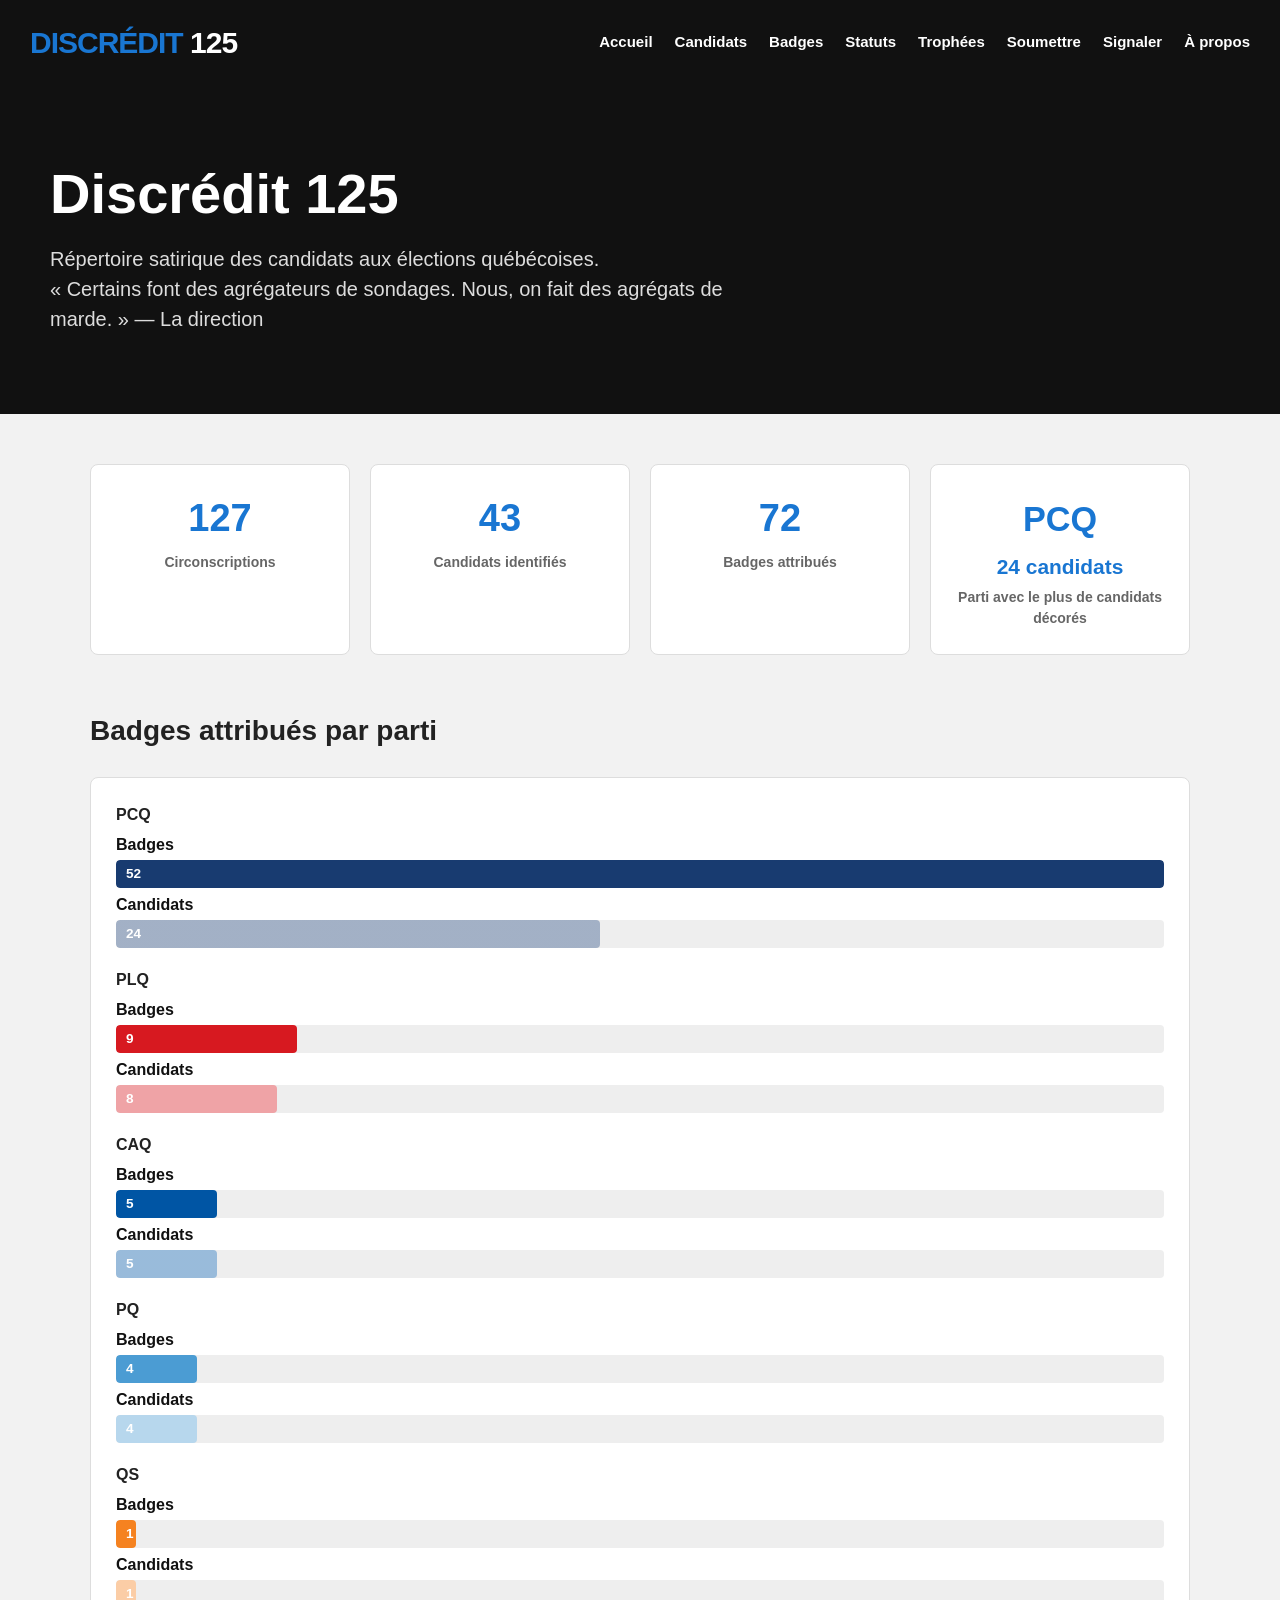
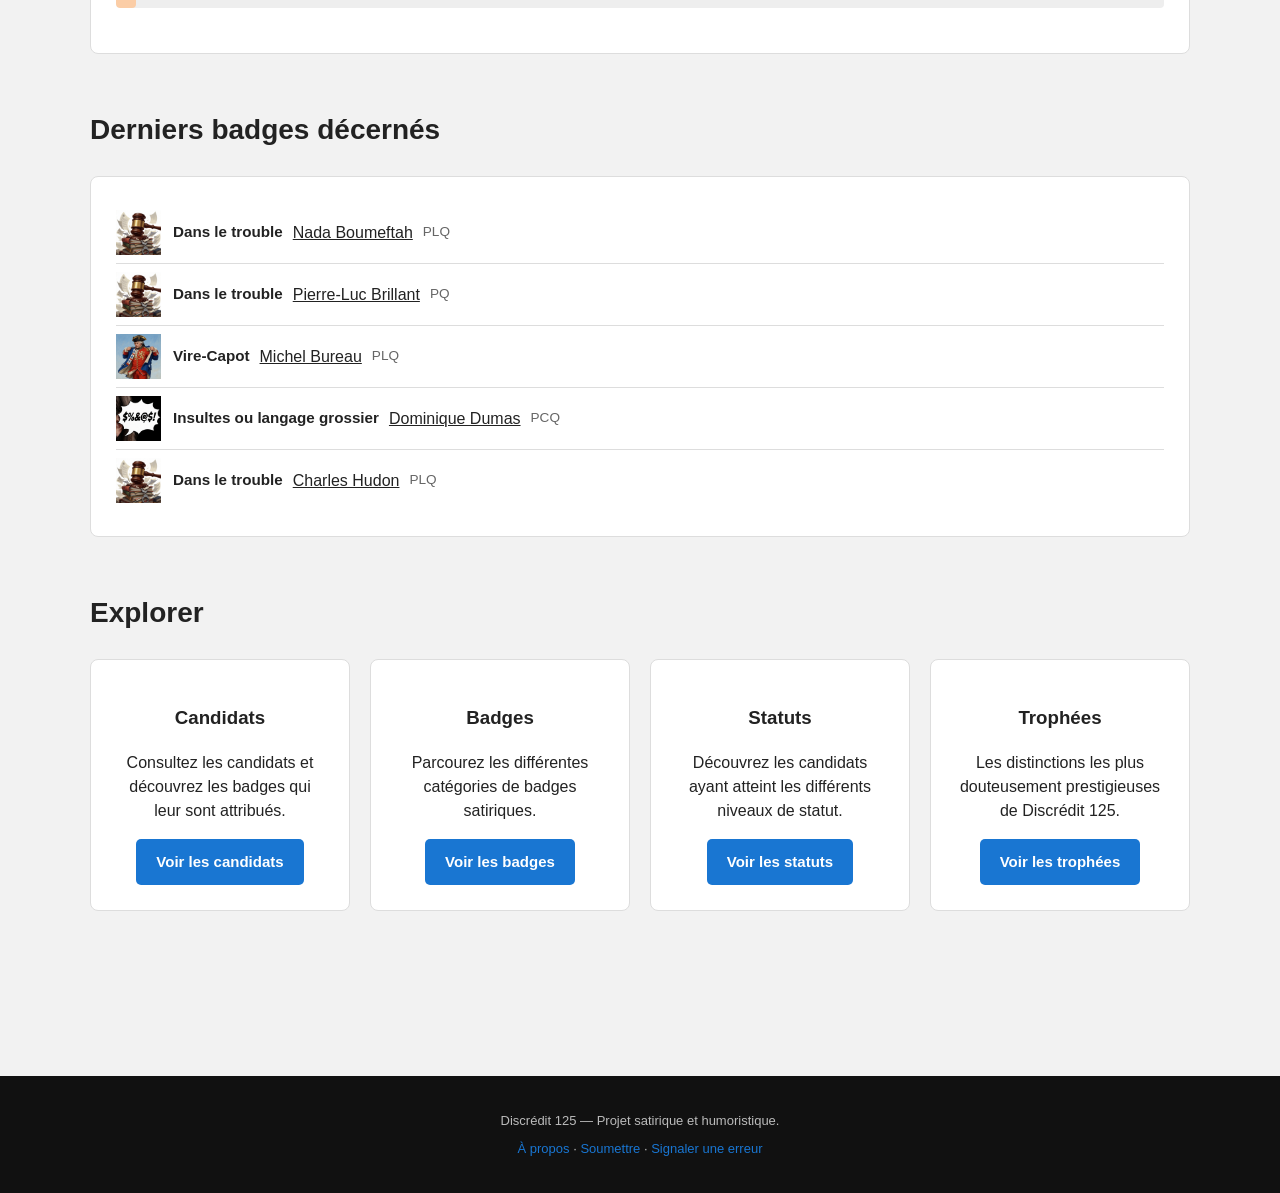
<file: index.html>
<!DOCTYPE html>

<html lang="fr">

<head>
    <meta charset="UTF-8">
    <meta name="viewport" content="width=device-width, initial-scale=1.0">


<title>Discrédit 125</title>

<link rel="stylesheet" href="/styles.css">

<style>

    /* =========================================================
       NAVIGATION
    ========================================================= */

    .main-nav .nav-desktop {
        display: flex !important;
        align-items: center;
        gap: 22px;
    }

    .main-nav .nav-mobile {
        display: none !important;
    }

    .main-nav .nav-mobile summary {
        display: none !important;
    }


    @media (max-width: 800px) {

        .main-nav .nav-desktop {
            display: none !important;
        }

        .main-nav .nav-mobile {
            display: flex !important;
            align-items: center;
            justify-content: flex-end;
            gap: 8px;
            position: relative;
            white-space: nowrap;
        }

        .main-nav .nav-mobile > a {
            display: block !important;

            padding: 8px 4px;

            color: #fff;

            text-decoration: none;

            font-size: 14px;
            font-weight: bold;

            white-space: nowrap;
        }

        .main-nav .nav-mobile > a:hover {
            color: var(--bleu-discredit);
        }

        .main-nav .nav-mobile .nav-more {
            position: relative;
        }

        .main-nav .nav-mobile summary {
            display: block !important;

            list-style: none;
            cursor: pointer;

            color: #fff;

            padding: 8px 4px;

            font-size: 14px;
            font-weight: bold;

            white-space: nowrap;
        }

        .main-nav .nav-mobile summary::-webkit-details-marker {
            display: none;
        }

        .main-nav .nav-mobile summary::after {
            content: "⌄";

            display: inline-block;

            margin-left: 5px;

            font-size: 13px;
            line-height: 1;

            transform: translateY(-1px);
        }

        .main-nav .nav-mobile[open] summary::after {
            transform: translateY(1px);
        }

        .main-nav .nav-mobile summary:hover {
            color: var(--bleu-discredit);
        }

        .main-nav .nav-mobile .nav-more-menu {
            position: absolute;

            top: calc(100% + 10px);
            right: 0;

            z-index: 200;

            display: flex !important;
            flex-direction: column;

            gap: 0;

            min-width: 170px;

            padding: 8px 0;

            background: var(--noir);

            border: 1px solid #333;
            border-radius: 8px;

            box-shadow:
                0 8px 25px rgba(0, 0, 0, 0.35);
        }

        .main-nav .nav-mobile .nav-more-menu a {
            display: block !important;

            padding: 10px 14px;

            color: #fff;

            text-decoration: none;

            font-size: 14px;
            font-weight: bold;

            white-space: nowrap;
        }

        .main-nav .nav-mobile .nav-more-menu a:hover {
            background: #222;
            color: var(--bleu-discredit);
        }

    }


    /* =========================================================
       MODALE
    ========================================================= */

    .statut-modal {
        position: fixed;
        inset: 0;
        z-index: 1000;
        display: none;
        align-items: center;
        justify-content: center;
        padding: 20px;
        background: rgba(0, 0, 0, 0.75);
    }

    .statut-modal.active {
        display: flex;
    }

    .statut-modal-window {
        position: relative;
        width: min(1100px, 95vw);
        height: min(850px, 92vh);
        background: #fff;
        border-radius: 12px;
        overflow: hidden;
        box-shadow: 0 20px 60px rgba(0, 0, 0, 0.4);
    }

    .statut-modal-close {
        position: absolute;
        top: 10px;
        right: 10px;
        z-index: 10;
        width: 40px;
        height: 40px;
        border: none;
        border-radius: 50%;
        background: #fff;
        color: #111;
        font-size: 28px;
        line-height: 1;
        cursor: pointer;
        box-shadow: 0 2px 8px rgba(0, 0, 0, 0.25);
    }

    .statut-modal-close:hover {
        background: #eee;
    }

    #statut-modal-frame {
        width: 100%;
        height: 100%;
        border: none;
    }

    .hero-tagline {
        white-space: normal;
        overflow-wrap: anywhere;
    }


    /* =========================================================
       DERNIERS BADGES
    ========================================================= */

    .recent-badge {
        display: flex;
        align-items: center;
        gap: 12px;
        padding: 8px 0;
        border-bottom: 1px solid #ddd;
    }

    .recent-badge:last-child {
        border-bottom: none;
    }

    .recent-badge-image {
        width: 45px;
        height: 45px;
        object-fit: contain;
        flex-shrink: 0;
        cursor: pointer;
    }

    .recent-badge-info {
        flex: 1;
        min-width: 0;
        display: flex;
        align-items: center;
        gap: 10px;
    }

    .recent-badge-name {
        font-weight: bold;
        font-size: 0.95rem;
        margin: 0;
        cursor: pointer;
    }

    .recent-badge-person {
        margin: 0;
    }

    .recent-badge-person a {
        cursor: pointer;
    }

    .recent-badge-party {
        color: #666;
        font-size: 0.85rem;
    }


    /* =========================================================
       MOBILE
    ========================================================= */

    @media (max-width: 700px) {

        .statut-modal {
            padding: 10px;
        }

        .statut-modal-window {
            width: 100%;
            height: 95vh;
            border-radius: 8px;
        }

        .hero-tagline {
            white-space: normal;
            overflow-wrap: anywhere;
        }

        .recent-badge {
            gap: 10px;
        }

        .recent-badge-image {
            width: 40px;
            height: 40px;
        }

        .recent-badge-info {
            flex-wrap: wrap;
            gap: 3px 8px;
        }

    }

</style>

</head>

<body>

<header class="site-header">

<div class="header-inner">

    <a href="/" class="logo">
        DISCRÉDIT <span>125</span>
    </a>

    <nav class="main-nav">

        <!-- DESKTOP -->

        <div class="nav-desktop">

            <a href="/">
                Accueil
            </a>

            <a href="/personnes.html">
                Candidats
            </a>

            <a href="/badges.html">
                Badges
            </a>

            <a href="/statuts.html">
                Statuts
            </a>

            <a href="/trophees.html">
                Trophées
            </a>

            <a href="/soumettre.html">
                Soumettre
            </a>

            <a href="/erreur.html">
                Signaler
            </a>

            <a href="/a-propos.html">
                À propos
            </a>

        </div>


        <!-- MOBILE -->

        <div class="nav-mobile">

            <a href="/">
                Accueil
            </a>

            <a href="/personnes.html">
                Candidats
            </a>

            <a href="/badges.html">
                Badges
            </a>

            <details class="nav-more">

                <summary>
                    Plus
                </summary>

                <div class="nav-more-menu">

                    <a href="/statuts.html">
                        Statuts
                    </a>

                    <a href="/trophees.html">
                        Trophées
                    </a>

                    <a href="/soumettre.html">
                        Soumettre
                    </a>

                    <a href="/erreur.html">
                        Signaler
                    </a>

                    <a href="/a-propos.html">
                        À propos
                    </a>

                </div>

            </details>

        </div>

    </nav>

</div>

</header>

<main>

<section class="hero">

<div class="hero-inner">

    <h1>
        Discrédit <span>125</span>
    </h1>

    <p>
        Répertoire satirique des candidats aux élections québécoises.
    </p>

    <p class="hero-tagline">
        « Certains font des agrégateurs de sondages. Nous, on fait des agrégats de marde.&nbsp;» — La direction
    </p>

</div>

</section>

<div class="container">

<section class="section">

<div class="stats">

    <div class="stat-card">

        <div class="stat-number">
            127
        </div>

        <div class="stat-label">
            Circonscriptions
        </div>

    </div>


    <div class="stat-card">

        <div
            class="stat-number"
            id="candidate-count"
        >
            —
        </div>

        <div class="stat-label">
            Candidats identifiés
        </div>

    </div>


    <div class="stat-card">

        <div
            class="stat-number"
            id="badge-count"
        >
            —
        </div>

        <div class="stat-label">
            Badges attribués
        </div>

    </div>


    <div class="stat-card">

        <div
            class="stat-number"
            id="top-party-count"
        >
            —
        </div>

        <div class="stat-label">
            Parti avec le plus de candidats décorés
        </div>

    </div>

</div>

</section>

<section class="section">

<h2 class="section-title">
    Badges attribués par parti
</h2>

<div class="chart-container">

    <div id="party-chart">
        Chargement des données…
    </div>

</div>

</section>

<section class="section">

<h2 class="section-title">
    Derniers badges décernés
</h2>

<div class="chart-container">

    <div id="recent-badges">
        Chargement des données…
    </div>

</div>

</section>

<section class="section">

<h2 class="section-title">
    Explorer
</h2>


<div class="stats">


    <div class="stat-card">

        <h3>
            Candidats
        </h3>

        <p>
            Consultez les candidats et découvrez les badges qui leur sont attribués.
        </p>

        <a
            href="/personnes.html"
            class="button"
        >
            Voir les candidats
        </a>

    </div>


    <div class="stat-card">

        <h3>
            Badges
        </h3>

        <p>
            Parcourez les différentes catégories de badges satiriques.
        </p>

        <a
            href="/badges.html"
            class="button"
        >
            Voir les badges
        </a>

    </div>


    <div class="stat-card">

        <h3>
            Statuts
        </h3>

        <p>
            Découvrez les candidats ayant atteint les différents niveaux de statut.
        </p>

        <a
            href="/statuts.html"
            class="button"
        >
            Voir les statuts
        </a>

    </div>


    <div class="stat-card">

        <h3>
            Trophées
        </h3>

        <p>
            Les distinctions les plus douteusement prestigieuses de Discrédit 125.
        </p>

        <a
            href="/trophees.html"
            class="button"
        >
            Voir les trophées
        </a>

    </div>


</div>

</section>

</div>

</main>

<!-- FENÊTRE MODALE -->

<div
    id="statut-modal"
    class="statut-modal"
>

<div class="statut-modal-window">

    <button
        id="statut-modal-close"
        class="statut-modal-close"
        aria-label="Fermer"
    >
        ×
    </button>

    <iframe
        id="statut-modal-frame"
        title="Détail du candidat"
    ></iframe>

</div>

</div>

<footer>

<p>
    Discrédit 125 — Projet satirique et humoristique.
</p>

<p>

    <a href="/a-propos.html">
        À propos
    </a>

    ·

    <a href="/soumettre.html">
        Soumettre
    </a>

    ·

    <a href="/erreur.html">
        Signaler une erreur
    </a>

</p>

</footer>

<script>


/* =========================
   CHARGEMENT CSV
========================= */

async function chargerCSV(url) {

    const separateur =
        url.includes("?")
            ? "&"
            : "?";


    const urlFraiche =
        url +
        separateur +
        "t=" +
        Date.now();


    const response =
        await fetch(
            urlFraiche,
            {
                cache: "no-store"
            }
        );


    if (!response.ok) {

        throw new Error(
            "Impossible de charger " + url
        );

    }


    const texte =
        await response.text();


    return texte
        .replace(/^\uFEFF/, "")
        .trim()
        .split(/\r?\n/)
        .filter(
            ligne =>
                ligne.trim() !== ""
        );

}



function analyserCSV(lignes) {

    if (lignes.length === 0) {
        return [];
    }


    const entetes =
        lignes[0]
            .split(";")
            .map(
                entete =>
                    entete.trim()
            );


    return lignes
        .slice(1)
        .map(ligne => {

            const valeurs =
                ligne.split(";");


            const objet = {};


            entetes.forEach(
                (entete, index) => {

                    objet[entete] =
                        (
                            valeurs[index] || ""
                        ).trim();

                }
            );


            return objet;

        });

}



/* =========================
   STATUT GAME OVER
========================= */

function estGameOver(personne) {

    return (
        (
            personne.statut || ""
        )
            .trim()
            .toUpperCase()
            .includes("GAME OVER")
    );

}



/* =========================
   NAVIGATION VERS UN PARTI
========================= */

function ouvrirParti(parti) {

    if (!parti) {
        return;
    }


    window.location.href =
        "/personnes.html?parti=" +
        encodeURIComponent(
            parti.trim()
        );

}



/* =========================
   FENÊTRE MODALE
========================= */

function ouvrirPersonne(personneId) {

    if (!personneId) {
        return;
    }


    const modal =
        document.getElementById(
            "statut-modal"
        );


    const frame =
        document.getElementById(
            "statut-modal-frame"
        );


    frame.src =
        "/individus.html#" +
        encodeURIComponent(
            personneId
        );


    modal.classList.add(
        "active"
    );


    document.body.style.overflow =
        "hidden";

}



function fermerPersonne() {

    const modal =
        document.getElementById(
            "statut-modal"
        );


    const frame =
        document.getElementById(
            "statut-modal-frame"
        );


    modal.classList.remove(
        "active"
    );


    frame.src =
        "";


    document.body.style.overflow =
        "";

}



document
    .getElementById(
        "statut-modal-close"
    )
    .addEventListener(
        "click",
        fermerPersonne
    );


document
    .getElementById(
        "statut-modal"
    )
    .addEventListener(
        "click",
        function(event) {

            if (
                event.target === this
            ) {

                fermerPersonne();

            }

        }
    );


document.addEventListener(
    "keydown",
    function(event) {

        if (
            event.key === "Escape"
        ) {

            const modal =
                document.getElementById(
                    "statut-modal"
                );


            if (
                modal.classList.contains(
                    "active"
                )
            ) {

                fermerPersonne();

            }

        }

    }
);



/* =========================
   CHARGEMENT ACCUEIL
========================= */

async function chargerAccueil() {

    try {

        const [

            personnesLignes,
            badgesLignes,
            attributionsLignes,
            attributionSourcesLignes

        ] = await Promise.all([

            chargerCSV(
                "/data/personnes.csv"
            ),

            chargerCSV(
                "/data/badges.csv"
            ),

            chargerCSV(
                "/data/attributions.csv"
            ),

            chargerCSV(
                "/data/attributions_sources.csv"
            )

        ]);


        const personnes =
            analyserCSV(
                personnesLignes
            );


        const badges =
            analyserCSV(
                badgesLignes
            );


        const attributions =
            analyserCSV(
                attributionsLignes
            );


        const attributionSources =
            analyserCSV(
                attributionSourcesLignes
            );


        const personnesActives =
            personnes.filter(
                personne =>
                    !estGameOver(personne)
            );


        const personnesIdentifieesIds =
            new Set();


        const badgesAttribuesUniques =
            new Set();


        attributions.forEach(
            attribution => {

                const personneId =
                    (
                        attribution.personne_id || ""
                    ).trim();


                const badgeId =
                    (
                        attribution.badge_id || ""
                    ).trim();


                if (
                    !personneId ||
                    !badgeId
                ) {

                    return;

                }


                personnesIdentifieesIds.add(
                    personneId
                );


                badgesAttribuesUniques.add(
                    personneId +
                    "|" +
                    badgeId
                );

            }
        );


        document.getElementById(
            "candidate-count"
        ).textContent =
            personnesIdentifieesIds.size;


        document.getElementById(
            "badge-count"
        ).textContent =
            badgesAttribuesUniques.size;


        /*
            PARTI AVEC LE PLUS DE
            CANDIDATS DÉCORÉS

            Les candidats GAME OVER sont exclus
            grâce à l'utilisation de personnesActives.
        */

        const candidatsParParti =
            {};


        personnesActives.forEach(
            personne => {

                const personneId =
                    (
                        personne.personne_id || ""
                    ).trim();


                const parti =
                    (
                        personne.parti ||
                        "Autre"
                    ).trim() ||
                    "Autre";


                if (
                    !personneId
                ) {

                    return;

                }


                const aUnBadge =
                    attributions.some(
                        attribution => {

                            return (
                                (
                                    attribution.personne_id ||
                                    ""
                                ).trim() ===
                                personneId
                                &&
                                (
                                    attribution.badge_id ||
                                    ""
                                ).trim() !== ""
                            );

                        }
                    );


                if (
                    !aUnBadge
                ) {

                    return;

                }


                if (
                    !candidatsParParti[parti]
                ) {

                    candidatsParParti[parti] =
                        0;

                }


                candidatsParParti[parti]++;

            }
        );


        let partiGagnant =
            "—";


        let nombreCandidatsGagnant =
            0;


        Object.entries(
            candidatsParParti
        ).forEach(
            ([parti, nombre]) => {

                if (
                    nombre >
                    nombreCandidatsGagnant
                ) {

                    partiGagnant =
                        parti;

                    nombreCandidatsGagnant =
                        nombre;

                }

            }
        );


        const topPartyElement =
            document.getElementById(
                "top-party-count"
            );


        topPartyElement.innerHTML =
            partiGagnant === "—"

                ? "—"

                : `
                    <span style="font-size:0.9em;">
                        ${partiGagnant}
                    </span>
                    <span style="font-size:0.55em;display:block;margin-top:4px;">
                        ${nombreCandidatsGagnant} candidat${nombreCandidatsGagnant > 1 ? "s" : ""}
                    </span>
                `;


        afficherGraphiquePartis(
            personnesActives,
            attributions
        );


        afficherDerniersBadges(
            personnes,
            badges,
            attributionSources
        );


    } catch (erreur) {

        console.error(
            "Erreur accueil :",
            erreur
        );


        document.getElementById(
            "candidate-count"
        ).textContent =
            "—";


        document.getElementById(
            "badge-count"
        ).textContent =
            "—";


        document.getElementById(
            "top-party-count"
        ).textContent =
            "—";


        document.getElementById(
            "party-chart"
        ).textContent =
            "Les statistiques sont temporairement indisponibles.";


        document.getElementById(
            "recent-badges"
        ).textContent =
            "Les derniers badges sont temporairement indisponibles.";

    }

}



/* =========================
   GRAPHIQUE DES PARTIS
========================= */

function afficherGraphiquePartis(
    personnes,
    attributions
) {

    const badgesUniquesParPersonne =
        {};


    personnes.forEach(
        personne => {

            const personneId =
                (
                    personne.personne_id || ""
                ).trim();


            if (personneId) {

                badgesUniquesParPersonne[
                    personneId
                ] =
                    new Set();

            }

        }
    );


    attributions.forEach(
        attribution => {

            const personneId =
                (
                    attribution.personne_id || ""
                ).trim();


            const badgeId =
                (
                    attribution.badge_id || ""
                ).trim();


            if (
                Object.prototype.hasOwnProperty.call(
                    badgesUniquesParPersonne,
                    personneId
                ) &&
                badgeId
            ) {

                badgesUniquesParPersonne[
                    personneId
                ].add(
                    badgeId
                );

            }

        }
    );


    const parParti =
        {};


    personnes.forEach(
        personne => {

            const parti =
                (
                    personne.parti ||
                    "Autre"
                ).trim() ||
                "Autre";


            const personneId =
                (
                    personne.personne_id || ""
                ).trim();


            if (!parParti[parti]) {

                parParti[parti] =
                    {
                        badges: 0,
                        candidats: 0
                    };

            }


            const nombreBadges =
                badgesUniquesParPersonne[
                    personneId
                ]
                    ? badgesUniquesParPersonne[
                        personneId
                    ].size
                    : 0;


            if (
                nombreBadges > 0
            ) {

                parParti[parti].candidats +=
                    1;

            }


            parParti[parti].badges +=
                nombreBadges;

        }
    );


    const conteneur =
        document.getElementById(
            "party-chart"
        );


    conteneur.innerHTML =
        "";


    const maximum =
        Math.max(
            ...Object.values(parParti)
                .map(
                    valeurs =>
                        Math.max(
                            valeurs.badges,
                            valeurs.candidats
                        )
                ),
            1
        );


    Object.entries(parParti)

        .sort(
            (a, b) =>
                b[1].badges -
                a[1].badges
        )

        .forEach(
            ([parti, valeurs]) => {

                const ligne =
                    document.createElement(
                        "div"
                    );


                ligne.style.marginBottom =
                    "20px";


                const etiquette =
                    document.createElement(
                        "div"
                    );


                etiquette.style.display =
                    "flex";


                etiquette.style.justifyContent =
                    "space-between";


                etiquette.style.alignItems =
                    "center";


                etiquette.style.marginBottom =
                    "6px";


                etiquette.style.fontWeight =
                    "bold";


                const nomParti =
                    document.createElement(
                        "span"
                    );


                nomParti.textContent =
                    parti;


                /*
                    NOM DU PARTI CLIQUABLE
                */

                nomParti.style.cursor =
                    "pointer";


                nomParti.addEventListener(
                    "click",
                    function() {

                        ouvrirParti(
                            parti
                        );

                    }
                );


                etiquette.appendChild(
                    nomParti
                );


                /*
                    LIBELLÉ BADGES
                */

                const labelBadges =
                    document.createElement(
                        "div"
                    );


                labelBadges.textContent =
                    "Badges";


                labelBadges.style.fontWeight =
                    "bold";


                labelBadges.style.color =
                    "#111";


                labelBadges.style.marginBottom =
                    "3px";


                /*
                    BARRE BADGES
                */

                const barreBadges =
                    document.createElement(
                        "div"
                    );


                barreBadges.style.width =
                    "100%";


                barreBadges.style.height =
                    "28px";


                barreBadges.style.background =
                    "#eeeeee";


                barreBadges.style.borderRadius =
                    "4px";


                barreBadges.style.overflow =
                    "hidden";


                barreBadges.style.cursor =
                    "pointer";


                barreBadges.addEventListener(
                    "click",
                    function() {

                        ouvrirParti(
                            parti
                        );

                    }
                );


                const barreBadgesInterne =
                    document.createElement(
                        "div"
                    );


                barreBadgesInterne.style.width =
                    (
                        (valeurs.badges / maximum) *
                        100
                    ) + "%";


                barreBadgesInterne.style.height =
                    "100%";


                barreBadgesInterne.style.background =
                    getCouleurParti(
                        parti
                    );


                barreBadgesInterne.style.borderRadius =
                    "4px";


                barreBadgesInterne.style.display =
                    "flex";


                barreBadgesInterne.style.alignItems =
                    "center";


                barreBadgesInterne.style.paddingLeft =
                    "10px";


                barreBadgesInterne.style.boxSizing =
                    "border-box";


                barreBadgesInterne.style.color =
                    "#fff";


                barreBadgesInterne.style.fontWeight =
                    "bold";


                barreBadgesInterne.style.fontSize =
                    "0.85rem";


                barreBadgesInterne.textContent =
                    valeurs.badges;


                barreBadges.appendChild(
                    barreBadgesInterne
                );


                /*
                    LIBELLÉ CANDIDATS
                */

                const labelCandidats =
                    document.createElement(
                        "div"
                    );


                labelCandidats.textContent =
                    "Candidats";


                labelCandidats.style.fontWeight =
                    "bold";


                labelCandidats.style.color =
                    "#111";


                labelCandidats.style.marginTop =
                    "5px";


                labelCandidats.style.marginBottom =
                    "3px";


                /*
                    BARRE CANDIDATS
                */

                const barreCandidats =
                    document.createElement(
                        "div"
                    );


                barreCandidats.style.width =
                    "100%";


                barreCandidats.style.height =
                    "28px";


                barreCandidats.style.background =
                    "#eeeeee";


                barreCandidats.style.borderRadius =
                    "4px";


                barreCandidats.style.overflow =
                    "hidden";


                barreCandidats.style.cursor =
                    "pointer";


                barreCandidats.addEventListener(
                    "click",
                    function() {

                        ouvrirParti(
                            parti
                        );

                    }
                );


                const barreCandidatsInterne =
                    document.createElement(
                        "div"
                    );


                barreCandidatsInterne.style.width =
                    (
                        (valeurs.candidats / maximum) *
                        100
                    ) + "%";


                barreCandidatsInterne.style.height =
                    "100%";


                const couleurParti =
                    getCouleurParti(
                        parti
                    );


                barreCandidatsInterne.style.background =
                    "linear-gradient(rgba(255,255,255,0.6), rgba(255,255,255,0.6)), " +
                    couleurParti;


                barreCandidatsInterne.style.borderRadius =
                    "4px";


                barreCandidatsInterne.style.display =
                    "flex";


                barreCandidatsInterne.style.alignItems =
                    "center";


                barreCandidatsInterne.style.paddingLeft =
                    "10px";


                barreCandidatsInterne.style.boxSizing =
                    "border-box";


                barreCandidatsInterne.style.color =
                    "#fff";


                barreCandidatsInterne.style.fontWeight =
                    "bold";


                barreCandidatsInterne.style.fontSize =
                    "0.85rem";


                barreCandidatsInterne.textContent =
                    valeurs.candidats;


                barreCandidats.appendChild(
                    barreCandidatsInterne
                );


                ligne.appendChild(
                    etiquette
                );


                ligne.appendChild(
                    labelBadges
                );


                ligne.appendChild(
                    barreBadges
                );


                ligne.appendChild(
                    labelCandidats
                );


                ligne.appendChild(
                    barreCandidats
                );


                conteneur.appendChild(
                    ligne
                );

            }

        );

}



function getCouleurParti(parti) {

    switch (
        parti
            .trim()
            .toUpperCase()
    ) {

        case "CAQ":
            return "#0055a4";


        case "PLQ":
            return "#d71920";


        case "PQ":
            return "#4b9cd3";


        case "QS":
            return "#f58220";


        case "PCQ":
            return "#183b70";


        default:
            return "#777777";

    }

}



/* =========================
   DERNIERS BADGES
========================= */

function afficherDerniersBadges(
    personnes,
    badges,
    attributionSources
) {

    const conteneur =
        document.getElementById(
            "recent-badges"
        );


    const personnesIndex =
        {};


    personnes.forEach(
        personne => {

            const id =
                (
                    personne.personne_id || ""
                ).trim();


            if (id) {

                personnesIndex[id] =
                    personne;

            }

        }
    );


    const badgesIndex =
        {};


    badges.forEach(
        badge => {

            const id =
                (
                    badge.id || ""
                ).trim();


            if (id) {

                badgesIndex[id] =
                    badge;

            }

        }
    );


    const resultats =
        attributionSources

            .map(
                attribution => {

                    const personneId =
                        (
                            attribution.personne_id ||
                            ""
                        ).trim();


                    const badgeId =
                        (
                            attribution.badge_id ||
                            ""
                        ).trim();


                    const sourceId =
                        (
                            attribution.source_id ||
                            ""
                        ).trim();


                    const correspondance =
                        sourceId.match(
                            /^S(\d+)$/
                        );


                    if (
                        !correspondance
                    ) {

                        return null;

                    }


                    const personne =
                        personnesIndex[
                            personneId
                        ];


                    const badge =
                        badgesIndex[
                            badgeId
                        ];


                    if (
                        !personne ||
                        !badge
                    ) {

                        return null;

                    }


                    return {

                        personne:
                            personne,

                        badge:
                            badge,

                        numeroSource:
                            parseInt(
                                correspondance[1],
                                10
                            )

                    };

                }
            )

            .filter(
                resultat =>
                    resultat !== null
            )

            .sort(
                (a, b) =>
                    b.numeroSource -
                    a.numeroSource
            )

            .slice(
                0,
                5
            );


    conteneur.innerHTML =
        "";


    if (
        resultats.length === 0
    ) {

        conteneur.textContent =
            "Aucun badge récent à afficher.";

        return;

    }


    resultats.forEach(
        resultat => {

            const personne =
                resultat.personne;


            const badge =
                resultat.badge;


            const personneId =
                (
                    personne.personne_id || ""
                ).trim();


            const bloc =
                document.createElement(
                    "div"
                );


            bloc.className =
                "recent-badge";


            /*
                IMAGE DU BADGE
            */

            if (
                badge.image &&
                badge.image.trim()
            ) {

                const image =
                    document.createElement(
                        "img"
                    );


                image.className =
                    "recent-badge-image";


                image.src =
                    "/images/badges/" +
                    badge.image.trim();


                image.alt =
                    badge.nom ||
                    "";


                image.addEventListener(
                    "click",
                    function() {

                        ouvrirPersonne(
                            personneId
                        );

                    }
                );


                image.onerror =
                    function() {

                        this.style.display =
                            "none";

                    };


                bloc.appendChild(
                    image
                );

            }


            /*
                INFORMATIONS
            */

            const informations =
                document.createElement(
                    "div"
                );


            informations.className =
                "recent-badge-info";


            /*
                NOM DU BADGE
            */

            const nomBadge =
                document.createElement(
                    "div"
                );


            nomBadge.className =
                "recent-badge-name";


            nomBadge.textContent =
                badge.nom ||
                badge.id;


            nomBadge.addEventListener(
                "click",
                function() {

                    ouvrirPersonne(
                        personneId
                    );

                }
            );


            informations.appendChild(
                nomBadge
            );


            /*
                NOM DU CANDIDAT
            */

            const nomPersonne =
                document.createElement(
                    "div"
                );


            nomPersonne.className =
                "recent-badge-person";


            const lienPersonne =
                document.createElement(
                    "a"
                );


            lienPersonne.href =
                "#";


            lienPersonne.textContent =
                personne.nom ||
                "Candidat";


            lienPersonne.addEventListener(
                "click",
                function(event) {

                    event.preventDefault();


                    ouvrirPersonne(
                        personneId
                    );

                }
            );


            nomPersonne.appendChild(
                lienPersonne
            );


            informations.appendChild(
                nomPersonne
            );


            /*
                PARTI
            */

            const parti =
                document.createElement(
                    "div"
                );


            parti.className =
                "recent-badge-party";


            parti.textContent =
                personne.parti ||
                "";


            informations.appendChild(
                parti
            );


            bloc.appendChild(
                informations
            );


            conteneur.appendChild(
                bloc
            );

        }
    );

}



/* =========================
   DÉMARRAGE
========================= */

chargerAccueil();


</script>

</body>

</html>
</file>
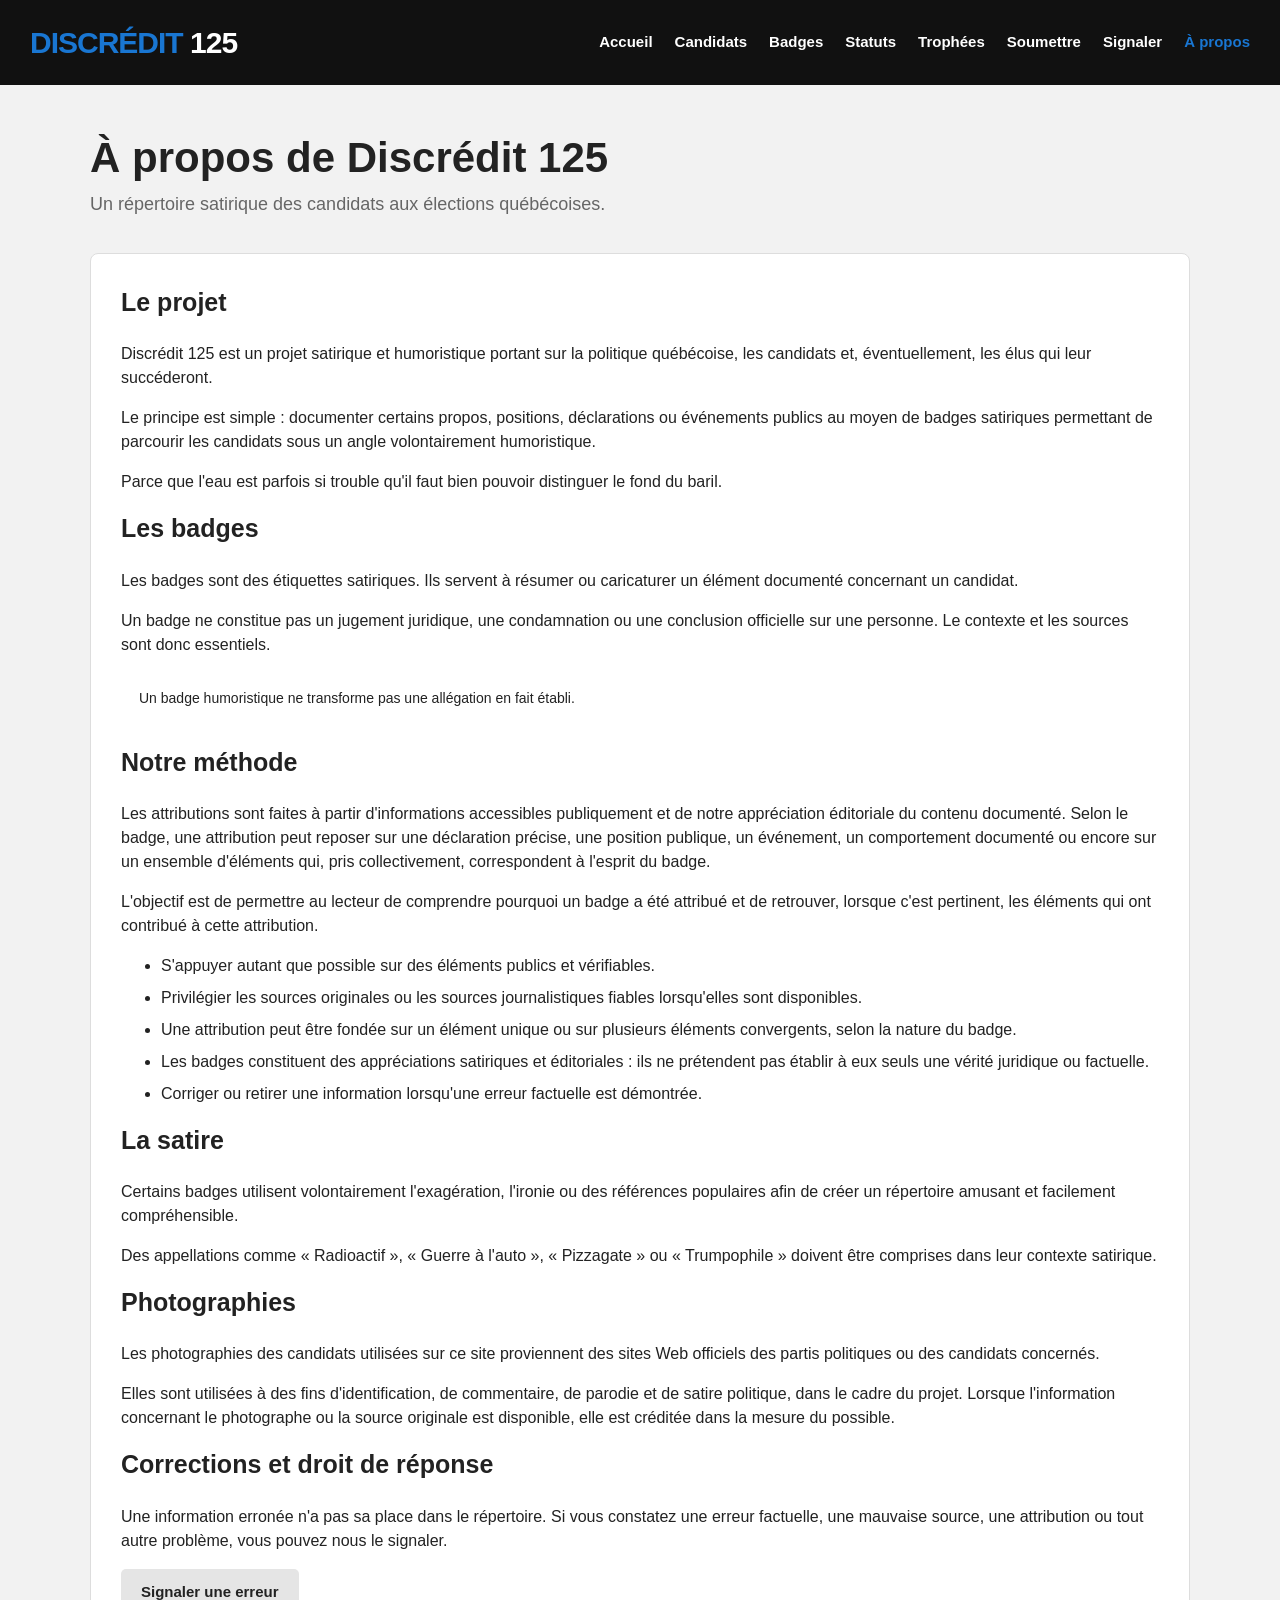
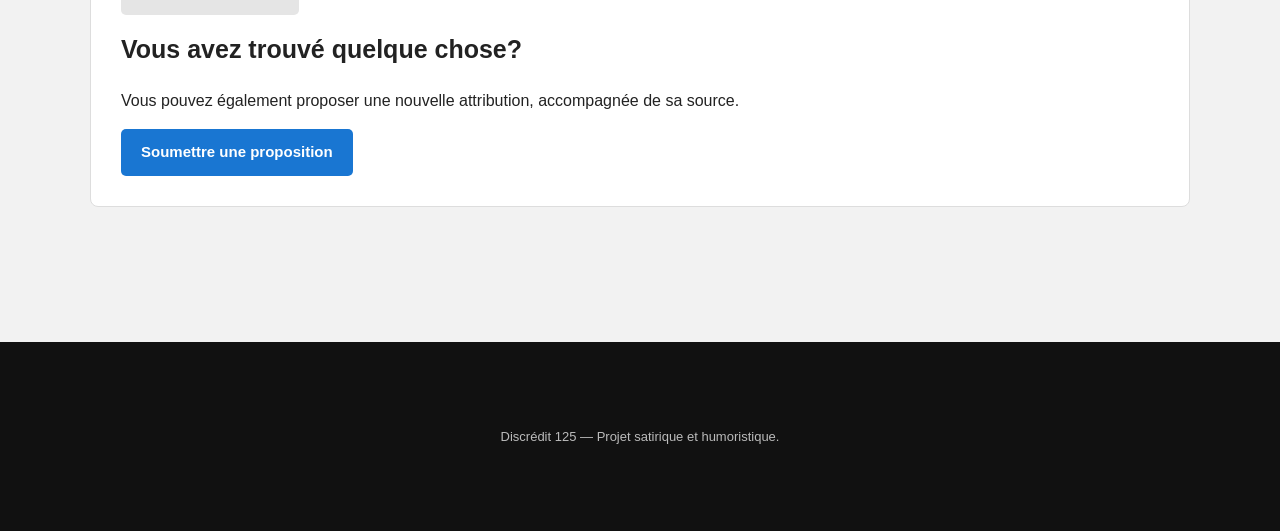
<file: a-propos.html>
<!DOCTYPE html>

<html lang="fr">

<head>
    <meta charset="UTF-8">
    <meta name="viewport" content="width=device-width, initial-scale=1.0">

<title>À propos — Discrédit 125</title>

<link rel="stylesheet" href="/styles.css">

<style>

/* =========================================================
   NAVIGATION
========================================================= */

.main-nav .nav-desktop {
    display: flex !important;
    align-items: center;
    gap: 22px;
}

.main-nav .nav-mobile {
    display: none !important;
}

.main-nav .nav-mobile summary {
    display: none !important;
}

@media (max-width: 800px) {

    .main-nav .nav-desktop {
        display: none !important;
    }

    .main-nav .nav-mobile {
        display: flex !important;
        align-items: center;
        justify-content: flex-end;
        gap: 8px;
        position: relative;
        white-space: nowrap;
    }

    .main-nav .nav-mobile > a {
        display: block !important;
        padding: 8px 4px;
        color: #fff;
        text-decoration: none;
        font-size: 14px;
        font-weight: bold;
        white-space: nowrap;
    }

    .main-nav .nav-mobile > a:hover,
    .main-nav .nav-mobile > a.active {
        color: var(--bleu-discredit);
    }

    .main-nav .nav-mobile .nav-more {
        position: relative;
    }

    .main-nav .nav-mobile summary {
        display: block !important;
        list-style: none;
        cursor: pointer;
        color: #fff;
        padding: 8px 4px;
        font-size: 14px;
        font-weight: bold;
        white-space: nowrap;
    }

    .main-nav .nav-mobile summary::-webkit-details-marker {
        display: none;
    }

    .main-nav .nav-mobile summary::after {
        content: "⌄";
        display: inline-block;
        margin-left: 5px;
        font-size: 13px;
        line-height: 1;
        transform: translateY(-1px);
    }

    .main-nav .nav-mobile .nav-more[open] summary::after {
        transform: translateY(1px);
    }

    .main-nav .nav-mobile summary:hover {
        color: var(--bleu-discredit);
    }

    .main-nav .nav-mobile .nav-more-menu {
        position: absolute;
        top: calc(100% + 10px);
        right: 0;
        z-index: 200;
        display: flex !important;
        flex-direction: column;
        gap: 0;
        min-width: 170px;
        padding: 8px 0;
        background: var(--noir);
        border: 1px solid #333;
        border-radius: 8px;
        box-shadow:
            0 8px 25px rgba(0, 0, 0, 0.35);
    }

    .main-nav .nav-mobile .nav-more-menu a {
        display: block !important;
        padding: 10px 14px;
        color: #fff;
        text-decoration: none;
        font-size: 14px;
        font-weight: bold;
        white-space: nowrap;
    }

    .main-nav .nav-mobile .nav-more-menu a:hover {
        background: #222;
        color: var(--bleu-discredit);
    }

}

</style>

</head>

<body>

<header class="site-header">

<div class="header-inner">

    <a href="/" class="logo">
        DISCRÉDIT <span>125</span>
    </a>

    <nav class="main-nav">

        <!-- DESKTOP -->
        <div class="nav-desktop">

            <a href="/">
                Accueil
            </a>

            <a href="/personnes.html">
                Candidats
            </a>

            <a href="/badges.html">
                Badges
            </a>

            <a href="/statuts.html">
                Statuts
            </a>

            <a href="/trophees.html">
                Trophées
            </a>

            <a href="/soumettre.html">
                Soumettre
            </a>

            <a href="/erreur.html">
                Signaler
            </a>

            <a href="/a-propos.html" class="active">
                À propos
            </a>

        </div>


        <!-- MOBILE -->
        <div class="nav-mobile">

            <a href="/">
                Accueil
            </a>

            <a href="/personnes.html">
                Candidats
            </a>

            <a href="/badges.html">
                Badges
            </a>

            <details class="nav-more">

                <summary>
                    Plus
                </summary>

                <div class="nav-more-menu">

                    <a href="/statuts.html">
                        Statuts
                    </a>

                    <a href="/trophees.html">
                        Trophées
                    </a>

                    <a href="/soumettre.html">
                        Soumettre
                    </a>

                    <a href="/erreur.html">
                        Signaler
                    </a>

                    <a href="/a-propos.html" class="active">
                        À propos
                    </a>

                </div>

            </details>

        </div>

    </nav>

</div>

</header>

<main class="container">

<section class="page-header">

<h1>À propos de Discrédit 125</h1>

<p>
    Un répertoire satirique des candidats aux élections québécoises.
</p>

</section>

<section class="content-card">

<h2>Le projet</h2>

<p>
    Discrédit 125 est un projet satirique et humoristique portant
    sur la politique québécoise, les candidats et, éventuellement,
    les élus qui leur succéderont.
</p>

<p>
    Le principe est simple : documenter certains propos,
    positions, déclarations ou événements publics au moyen de
    badges satiriques permettant de parcourir les candidats
    sous un angle volontairement humoristique.
</p>

<p>
    Parce que l'eau est parfois si trouble qu'il faut bien
    pouvoir distinguer le fond du baril.
</p>


<h2>Les badges</h2>

<p>
    Les badges sont des étiquettes satiriques. Ils servent à
    résumer ou caricaturer un élément documenté concernant
    un candidat.
</p>

<p>
    Un badge ne constitue pas un jugement juridique, une
    condamnation ou une conclusion officielle sur une personne.
    Le contexte et les sources sont donc essentiels.
</p>

<div class="message">
    Un badge humoristique ne transforme pas une allégation
    en fait établi.
</div>


<h2>Notre méthode</h2>

<p>
    Les attributions sont faites à partir d'informations
    accessibles publiquement et de notre appréciation éditoriale
    du contenu documenté. Selon le badge, une attribution peut
    reposer sur une déclaration précise, une position publique,
    un événement, un comportement documenté ou encore sur un
    ensemble d'éléments qui, pris collectivement, correspondent
    à l'esprit du badge.
</p>

<p>
    L'objectif est de permettre au lecteur de comprendre pourquoi
    un badge a été attribué et de retrouver, lorsque c'est pertinent,
    les éléments qui ont contribué à cette attribution.
</p>

<ul>

    <li>
        S'appuyer autant que possible sur des éléments publics
        et vérifiables.
    </li>

    <li>
        Privilégier les sources originales ou les sources
        journalistiques fiables lorsqu'elles sont disponibles.
    </li>

    <li>
        Une attribution peut être fondée sur un élément unique
        ou sur plusieurs éléments convergents, selon la nature
        du badge.
    </li>

    <li>
        Les badges constituent des appréciations satiriques et
        éditoriales : ils ne prétendent pas établir à eux seuls
        une vérité juridique ou factuelle.
    </li>

    <li>
        Corriger ou retirer une information lorsqu'une erreur
        factuelle est démontrée.
    </li>

</ul>


<h2>La satire</h2>

<p>
    Certains badges utilisent volontairement l'exagération,
    l'ironie ou des références populaires afin de créer un
    répertoire amusant et facilement compréhensible.
</p>

<p>
    Des appellations comme « Radioactif », « Guerre à l'auto »,
    « Pizzagate » ou « Trumpophile » doivent être comprises
    dans leur contexte satirique.
</p>


<h2>Photographies</h2>

<p>
    Les photographies des candidats utilisées sur ce site
    proviennent des sites Web officiels des partis politiques
    ou des candidats concernés.
</p>

<p>
    Elles sont utilisées à des fins d'identification, de
    commentaire, de parodie et de satire politique, dans le
    cadre du projet. Lorsque l'information concernant le
    photographe ou la source originale est disponible, elle
    est créditée dans la mesure du possible.
</p>


<h2>Corrections et droit de réponse</h2>

<p>
    Une information erronée n'a pas sa place dans le répertoire.
    Si vous constatez une erreur factuelle, une mauvaise source,
    une attribution ou tout autre problème, vous pouvez nous
    le signaler.
</p>

<p>
    <a href="/erreur.html" class="button-secondary">
        Signaler une erreur
    </a>
</p>


<h2>Vous avez trouvé quelque chose?</h2>

<p>
    Vous pouvez également proposer une nouvelle attribution,
    accompagnée de sa source.
</p>

<p>
    <a href="/soumettre.html" class="button">
        Soumettre une proposition
    </a>
</p>

</section>

</main>

<footer class="site-footer">

<div class="container">

    <p>
        Discrédit 125 — Projet satirique et humoristique.
    </p>

</div>

</footer>

</body>
</html>
</file>
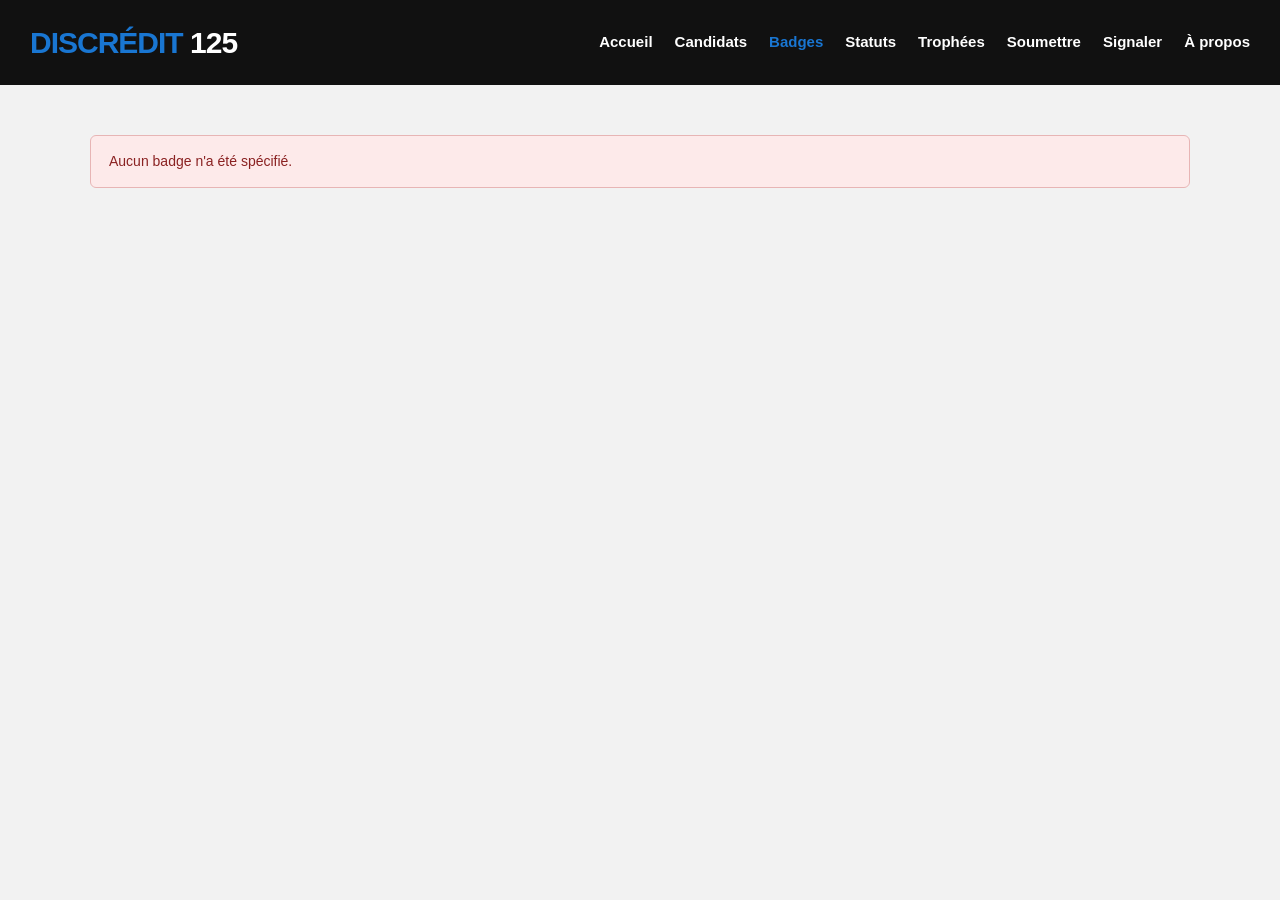
<file: badge.html>
<!DOCTYPE html>
<html lang="fr">

<head>

    <meta charset="UTF-8">

    <meta
        name="viewport"
        content="width=device-width, initial-scale=1.0"
    >

    <title>Badge — Discrédit 125</title>

    <link
        rel="stylesheet"
        href="/styles.css"
    >

    <style>

        /* =====================================================
           NAVIGATION
        ===================================================== */

        .main-nav .nav-desktop {
            display: flex !important;
            align-items: center;
            gap: 22px;
        }

        .main-nav .nav-mobile {
            display: none !important;
        }

        .main-nav .nav-mobile summary {
            display: none !important;
        }

        @media (max-width: 800px) {

            .main-nav .nav-desktop {
                display: none !important;
            }

            .main-nav .nav-mobile {
                display: flex !important;
                align-items: center;
                justify-content: flex-end;
                gap: 8px;
                position: relative;
                white-space: nowrap;
            }

            .main-nav .nav-mobile > a {
                display: block !important;
                padding: 8px 4px;
                color: #fff;
                text-decoration: none;
                font-size: 14px;
                font-weight: bold;
                white-space: nowrap;
            }

            .main-nav .nav-mobile > a:hover,
            .main-nav .nav-mobile > a.active {
                color: var(--bleu-discredit);
            }

            .main-nav .nav-mobile .nav-more {
                position: relative;
            }

            .main-nav .nav-mobile summary {
                display: block !important;
                list-style: none;
                cursor: pointer;
                color: #fff;
                padding: 8px 4px;
                font-size: 14px;
                font-weight: bold;
                white-space: nowrap;
            }

            .main-nav .nav-mobile summary::-webkit-details-marker {
                display: none;
            }

            .main-nav .nav-mobile summary::after {
                content: "⌄";
                display: inline-block;
                margin-left: 5px;
                font-size: 13px;
                line-height: 1;
                transform: translateY(-1px);
            }

            .main-nav .nav-mobile .nav-more[open] summary::after {
                transform: translateY(1px);
            }

            .main-nav .nav-mobile summary:hover {
                color: var(--bleu-discredit);
            }

            .main-nav .nav-mobile .nav-more-menu {
                position: absolute;
                top: calc(100% + 10px);
                right: 0;
                z-index: 200;
                display: flex !important;
                flex-direction: column;
                gap: 0;
                min-width: 170px;
                padding: 8px 0;
                background: var(--noir);
                border: 1px solid #333;
                border-radius: 8px;
                box-shadow:
                    0 8px 25px rgba(0, 0, 0, 0.35);
            }

            .main-nav .nav-mobile .nav-more-menu a {
                display: block !important;
                padding: 10px 14px;
                color: #fff;
                text-decoration: none;
                font-size: 14px;
                font-weight: bold;
                white-space: nowrap;
            }

            .main-nav .nav-mobile .nav-more-menu a:hover,
            .main-nav .nav-mobile .nav-more-menu a.active {
                background: #222;
                color: var(--bleu-discredit);
            }

        }


        /* =====================================================
           STATUT SUR LA PHOTO
        ===================================================== */

        .badge-candidates .candidate-photo {
            position: relative;
        }

        .badge-candidates .candidate-photo .candidate-status {
            position: absolute;
            top: 5px;
            right: 5px;
            width: 60px;
            height: 60px;
            max-width: none;
            object-fit: contain;
            z-index: 5;
            margin: 0;
        }

    </style>

</head>


<body>


<header class="site-header">

    <div class="header-inner">

        <a href="/" class="logo">
            DISCRÉDIT <span>125</span>
        </a>

        <nav class="main-nav">

            <!-- DESKTOP -->

            <div class="nav-desktop">

                <a href="/">
                    Accueil
                </a>

                <a href="/personnes.html">
                    Candidats
                </a>

                <a href="/badges.html" class="active">
                    Badges
                </a>

                <a href="/statuts.html">
                    Statuts
                </a>

                <a href="/trophees.html">
                    Trophées
                </a>

                <a href="/soumettre.html">
                    Soumettre
                </a>

                <a href="/erreur.html">
                    Signaler
                </a>

                <a href="/a-propos.html">
                    À propos
                </a>

            </div>


            <!-- MOBILE -->

            <div class="nav-mobile">

                <a href="/">
                    Accueil
                </a>

                <a href="/personnes.html">
                    Candidats
                </a>

                <a href="/badges.html" class="active">
                    Badges
                </a>

                <details class="nav-more">

                    <summary>
                        Plus
                    </summary>

                    <div class="nav-more-menu">

                        <a href="/statuts.html">
                            Statuts
                        </a>

                        <a href="/trophees.html">
                            Trophées
                        </a>

                        <a href="/soumettre.html">
                            Soumettre
                        </a>

                        <a href="/erreur.html">
                            Signaler
                        </a>

                        <a href="/a-propos.html">
                            À propos
                        </a>

                    </div>

                </details>

            </div>

        </nav>

    </div>

</header>


<script>

/* ============================================================
   MASQUER LA NAVIGATION DANS UNE FENÊTRE / IFRAME
   ============================================================ */

if (window.self !== window.top) {

    const header =
        document.querySelector(
            ".site-header"
        );

    if (header) {

        header.style.display =
            "none";

    }

}

</script>


<main class="container">

    <div id="badge-container"></div>


    <section
        id="candidats-section"
        class="candidate-section"
        style="display: none;"
    >

        <h2 class="section-title">
            Candidats associés
        </h2>


        <div
            id="candidats-container"
            class="badge-candidates"
        ></div>

    </section>

</main>



<script>


/* ============================================================
   PARSEUR CSV
   ============================================================ */

function parserCSV(texte) {

    texte = texte
        .replace(/^\uFEFF/, "")
        .trim();


    if (!texte) {
        return [];
    }


    const lignes =
        texte.split(/\r?\n/);


    const entetes =
        lignes[0]
            .split(";")
            .map(
                entete =>
                    entete.trim()
            );


    return lignes
        .slice(1)
        .filter(
            ligne =>
                ligne.trim() !== ""
        )
        .map(
            ligne => {

                const valeurs =
                    ligne.split(";");


                const objet = {};


                entetes.forEach(
                    (
                        entete,
                        index
                    ) => {

                        objet[entete] =
                            (
                                valeurs[index] ||
                                ""
                            ).trim();

                    }
                );


                return objet;

            }
        );

}



/* ============================================================
   CHARGEMENT CSV
   ============================================================ */

async function chargerCSV(url) {

    const response =
        await fetch(url);


    if (!response.ok) {

        throw new Error(
            "Impossible de charger " +
            url
        );

    }


    return parserCSV(
        await response.text()
    );

}



/* ============================================================
   NORMALISATION DU STATUT
   ============================================================ */

function normaliserStatut(statut) {

    return String(
        statut || ""
    )
        .normalize("NFD")
        .replace(
            /[\u0300-\u036f]/g,
            ""
        )
        .trim()
        .toUpperCase();

}



/* ============================================================
   CARTE CANDIDAT
   ============================================================ */

function creerCarteCandidat(
    candidat,
    nombreBadges
) {

    const carte =
        document.createElement(
            "a"
        );


    carte.className =
        "candidate-card";


    /*
     * Page individuelle du candidat.
     */

    carte.href =
        "/individus.html#" +
        encodeURIComponent(
            candidat.personne_id
        );



    /* ========================================================
       PHOTO
       ======================================================== */

    const photo =
        document.createElement(
            "div"
        );


    photo.className =
        "candidate-photo";


    const image =
        document.createElement(
            "img"
        );


    image.src =
        "/images/personnes/" +
        encodeURIComponent(
            candidat.personne_id
        ) +
        ".webp";


    image.alt =
        candidat.nom;


    image.loading =
        "lazy";


    photo.appendChild(
        image
    );



    /* ========================================================
       STATUT
       ======================================================== */

    const statut =
        normaliserStatut(
            candidat.statut
        );


    let imageStatut = "";


    if (
        statut.includes("GAME OVER")
    ) {

        imageStatut =
            "/images/statuts/game_over.webp";

    }

    else if (
        statut === "RADIOACTIF"
    ) {

        imageStatut =
            "/images/statuts/radioactif.webp";

    }


    if (imageStatut) {

        const statutImage =
            document.createElement(
                "img"
            );


        statutImage.className =
            "candidate-status";


        statutImage.src =
            imageStatut;


        statutImage.alt =
            candidat.statut;


        photo.appendChild(
            statutImage
        );

    }



    /* ========================================================
       INFORMATIONS
       ======================================================== */

    const informations =
        document.createElement(
            "div"
        );


    informations.className =
        "candidate-info";



    /* NOM */

    const nom =
        document.createElement(
            "h3"
        );


    nom.className =
        "candidate-name";


    nom.textContent =
        candidat.nom;



    /* PARTI */

    const parti =
        document.createElement(
            "div"
        );


    parti.className =
        "candidate-party";


    parti.textContent =
        candidat.parti;



    /* CIRCONSCRIPTION */

    const circonscription =
        document.createElement(
            "div"
        );


    circonscription.className =
        "candidate-riding";


    circonscription.textContent =
        candidat.circonscription;



    /* NOMBRE DE BADGES */

    const nombreBadgesElement =
        document.createElement(
            "div"
        );


    nombreBadgesElement.className =
        "candidate-badge-count";


    nombreBadgesElement.textContent =
        nombreBadges +
        (
            nombreBadges === 1
                ? " badge"
                : " badges"
        );



    informations.appendChild(
        nom
    );


    informations.appendChild(
        parti
    );


    informations.appendChild(
        circonscription
    );


    informations.appendChild(
        nombreBadgesElement
    );



    carte.appendChild(
        photo
    );


    carte.appendChild(
        informations
    );


    return carte;

}



/* ============================================================
   AFFICHER ERREUR
   ============================================================ */

function afficherErreur(message) {

    const conteneur =
        document.getElementById(
            "badge-container"
        );


    conteneur.innerHTML =
        "";


    const bloc =
        document.createElement(
            "div"
        );


    bloc.className =
        "message message-error";


    bloc.textContent =
        message;


    conteneur.appendChild(
        bloc
    );

}



/* ============================================================
   CHARGER LE BADGE
   ============================================================ */

async function chargerBadge() {

    const parametres =
        new URLSearchParams(
            window.location.search
        );


    const badgeId =
        parametres.get("id");


    if (!badgeId) {

        afficherErreur(
            "Aucun badge n'a été spécifié."
        );


        return;

    }



    try {

        const [
            badges,
            personnes,
            attributions,
            attributionsSources
        ] = await Promise.all([

            chargerCSV(
                "/data/badges.csv"
            ),

            chargerCSV(
                "/data/personnes.csv"
            ),

            chargerCSV(
                "/data/attributions.csv"
            ),

            chargerCSV(
                "/data/attributions_sources.csv"
            )

        ]);



        /* ====================================================
           TROUVER LE BADGE
        ==================================================== */

        const badge =
            badges.find(
                item =>
                    item.id ===
                    badgeId
            );


        if (!badge) {

            afficherErreur(
                "Badge introuvable."
            );


            return;

        }



        document.title =
            badge.nom +
            " — Discrédit 125";



        /* ====================================================
           CONTENEUR
        ==================================================== */

        const badgeContainer =
            document.getElementById(
                "badge-container"
            );


        badgeContainer.innerHTML =
            "";



        /* ====================================================
           DÉTAIL DU BADGE
        ==================================================== */

        const detail =
            document.createElement(
                "div"
            );


        detail.className =
            "badge-detail";



        /* IMAGE */

        const imageContainer =
            document.createElement(
                "div"
            );


        imageContainer.className =
            "badge-detail-image";



        const image =
            document.createElement(
                "img"
            );


        image.src =
            "/images/badges/" +
            encodeURIComponent(
                badge.image
            );


        image.alt =
            badge.nom;


        image.loading =
            "eager";



        imageContainer.appendChild(
            image
        );



        /* INFORMATIONS */

        const informations =
            document.createElement(
                "div"
            );


        informations.className =
            "badge-detail-info";



        /* TITRE */

        const titre =
            document.createElement(
                "h1"
            );


        titre.textContent =
            badge.nom;



        /* CATÉGORIE */

        const categorie =
            document.createElement(
                "div"
            );


        categorie.className =
            "badge-detail-category";


        categorie.textContent =
            badge.categorie;



        /* DESCRIPTION */

        const description =
            document.createElement(
                "p"
            );


        description.className =
            "badge-detail-description";


        description.textContent =
            badge.description;



        informations.appendChild(
            titre
        );


        informations.appendChild(
            categorie
        );


        informations.appendChild(
            description
        );



        detail.appendChild(
            imageContainer
        );


        detail.appendChild(
            informations
        );



        badgeContainer.appendChild(
            detail
        );



        /* ====================================================
           CANDIDATS ASSOCIÉS
        ==================================================== */

        let candidatsAssocies =
            attributions

                .filter(
                    attribution =>
                        attribution.badge_id ===
                        badge.id
                )

                .map(
                    attribution =>
                        personnes.find(
                            personne =>
                                personne.personne_id ===
                                attribution.personne_id
                        )
                )

                .filter(
                    personne =>
                        personne
                )

                /* DÉDUPLICATION DES CANDIDATS */

                .filter(
                    (
                        personne,
                        index,
                        tableau
                    ) =>
                        index ===
                        tableau.findIndex(
                            autre =>
                                autre.personne_id ===
                                personne.personne_id
                        )
                );



        /* ====================================================
           GRAND CHAMPION INTERNATIONNAL DE COURSE
        ==================================================== */

        if (
            badge.nom.trim() ===
            "Grand champion internationnal de course"
        ) {

            const nombreSourcesParCandidat =
                new Map();


            candidatsAssocies.forEach(
                candidat => {

                    const sources =
                        new Set();


                    attributionsSources.forEach(
                        attributionSource => {

                            if (
                                attributionSource.personne_id ===
                                    candidat.personne_id &&
                                attributionSource.badge_id ===
                                    badge.id &&
                                attributionSource.source_id
                            ) {

                                sources.add(
                                    attributionSource.source_id
                                );

                            }

                        }
                    );


                    nombreSourcesParCandidat.set(
                        candidat.personne_id,
                        sources.size
                    );

                }
            );



            let maximumSources = 0;


            nombreSourcesParCandidat.forEach(
                nombreSources => {

                    if (
                        nombreSources >
                        maximumSources
                    ) {

                        maximumSources =
                            nombreSources;

                    }

                }
            );


            candidatsAssocies =
                candidatsAssocies.filter(
                    candidat =>
                        nombreSourcesParCandidat.get(
                            candidat.personne_id
                        ) ===
                        maximumSources
                );

        }



        const section =
            document.getElementById(
                "candidats-section"
            );


        const candidatsContainer =
            document.getElementById(
                "candidats-container"
            );



        if (
            candidatsAssocies.length > 0
        ) {

            section.style.display =
                "block";


            candidatsContainer.innerHTML =
                "";


            candidatsAssocies.forEach(
                personne => {

                    /*
                     * Un badge ne compte qu'une seule fois
                     * par candidat, même s'il apparaît dans
                     * plusieurs lignes d'attributions.
                     *
                     * Le décompte ne repose pas sur les sources.
                     */

                    const badgeIds =
                        new Set();

                    attributions.forEach(
                        attribution => {

                            if (
                                attribution.personne_id ===
                                    personne.personne_id &&
                                attribution.badge_id
                            ) {

                                badgeIds.add(
                                    attribution.badge_id
                                );

                            }

                        }
                    );


                    const nombreBadges =
                        badgeIds.size;


                    candidatsContainer.appendChild(

                        creerCarteCandidat(
                            personne,
                            nombreBadges
                        )

                    );

                }
            );

        }

    }

    catch (erreur) {

        console.error(
            erreur
        );


        afficherErreur(
            "Impossible de charger les données du badge."
        );

    }

}



/* ============================================================
   DÉMARRAGE
============================================================ */

chargerBadge();


</script>


</body>

</html>
</file>
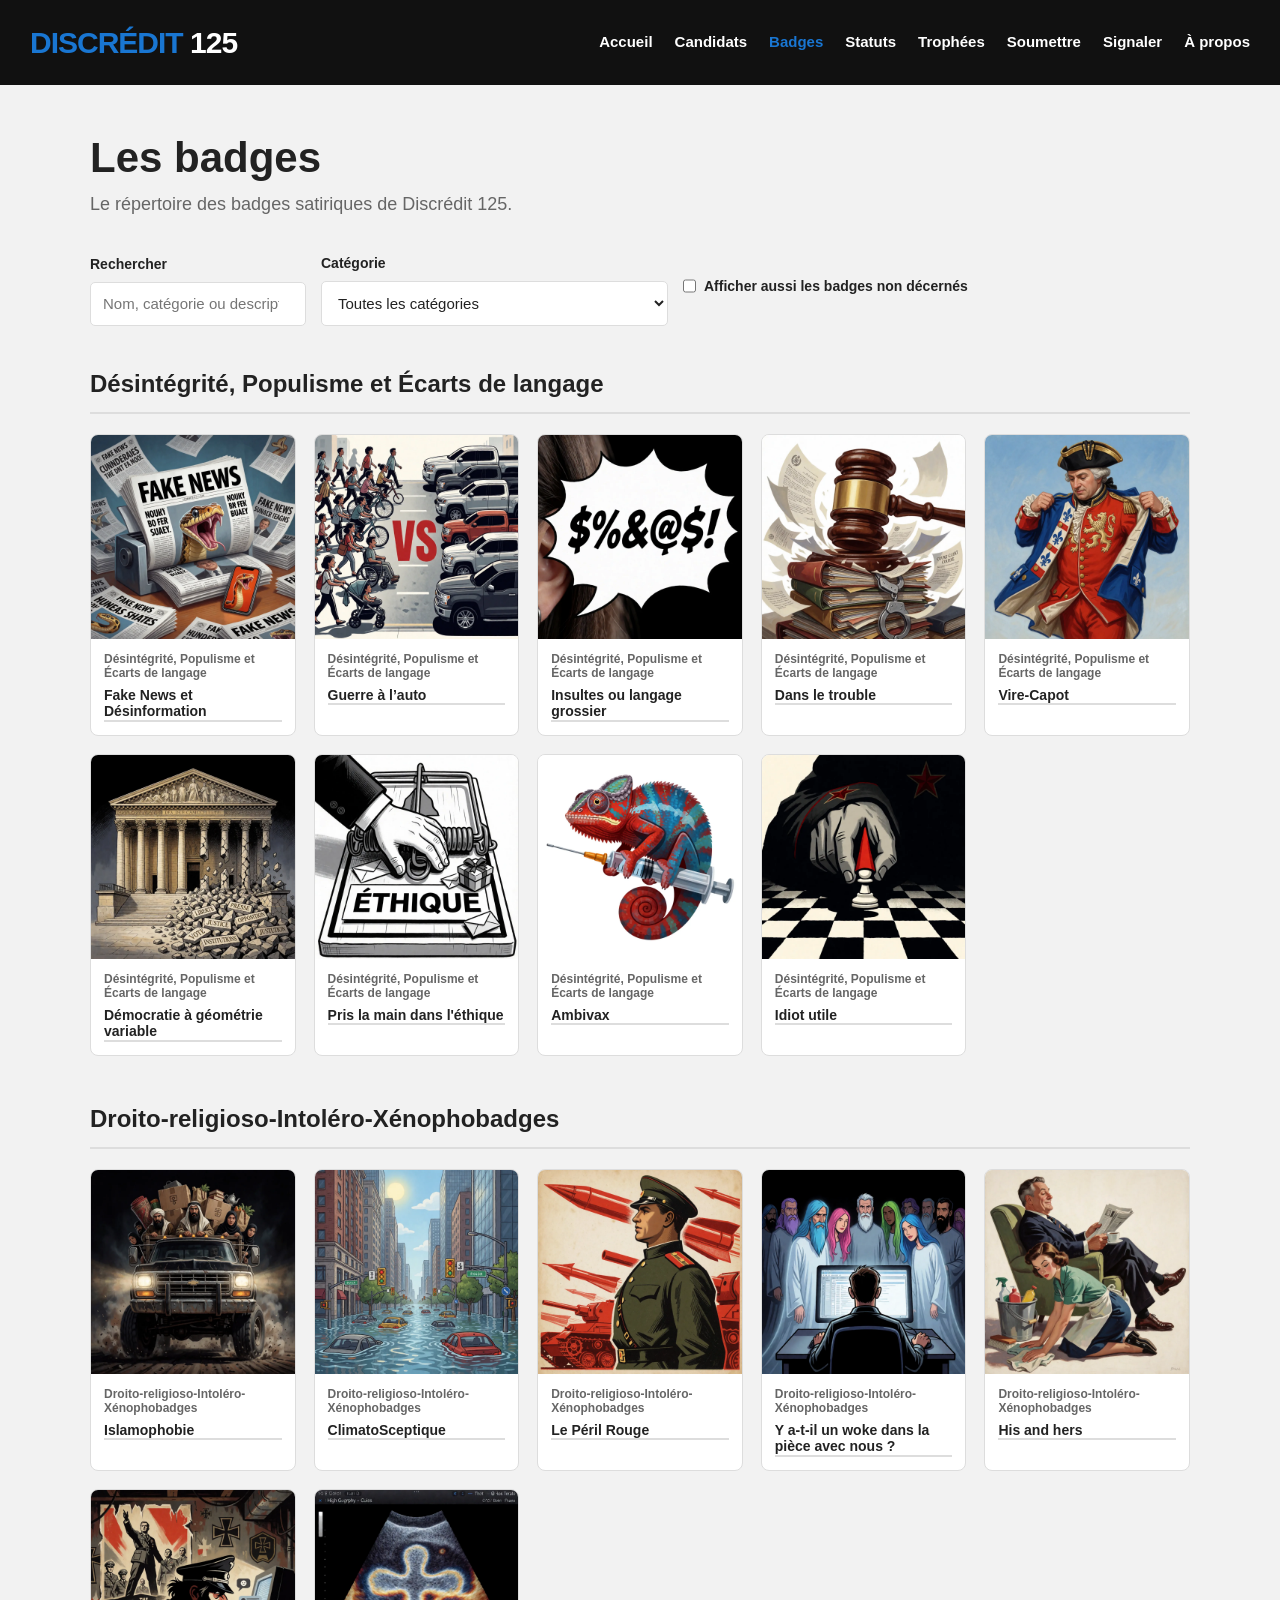
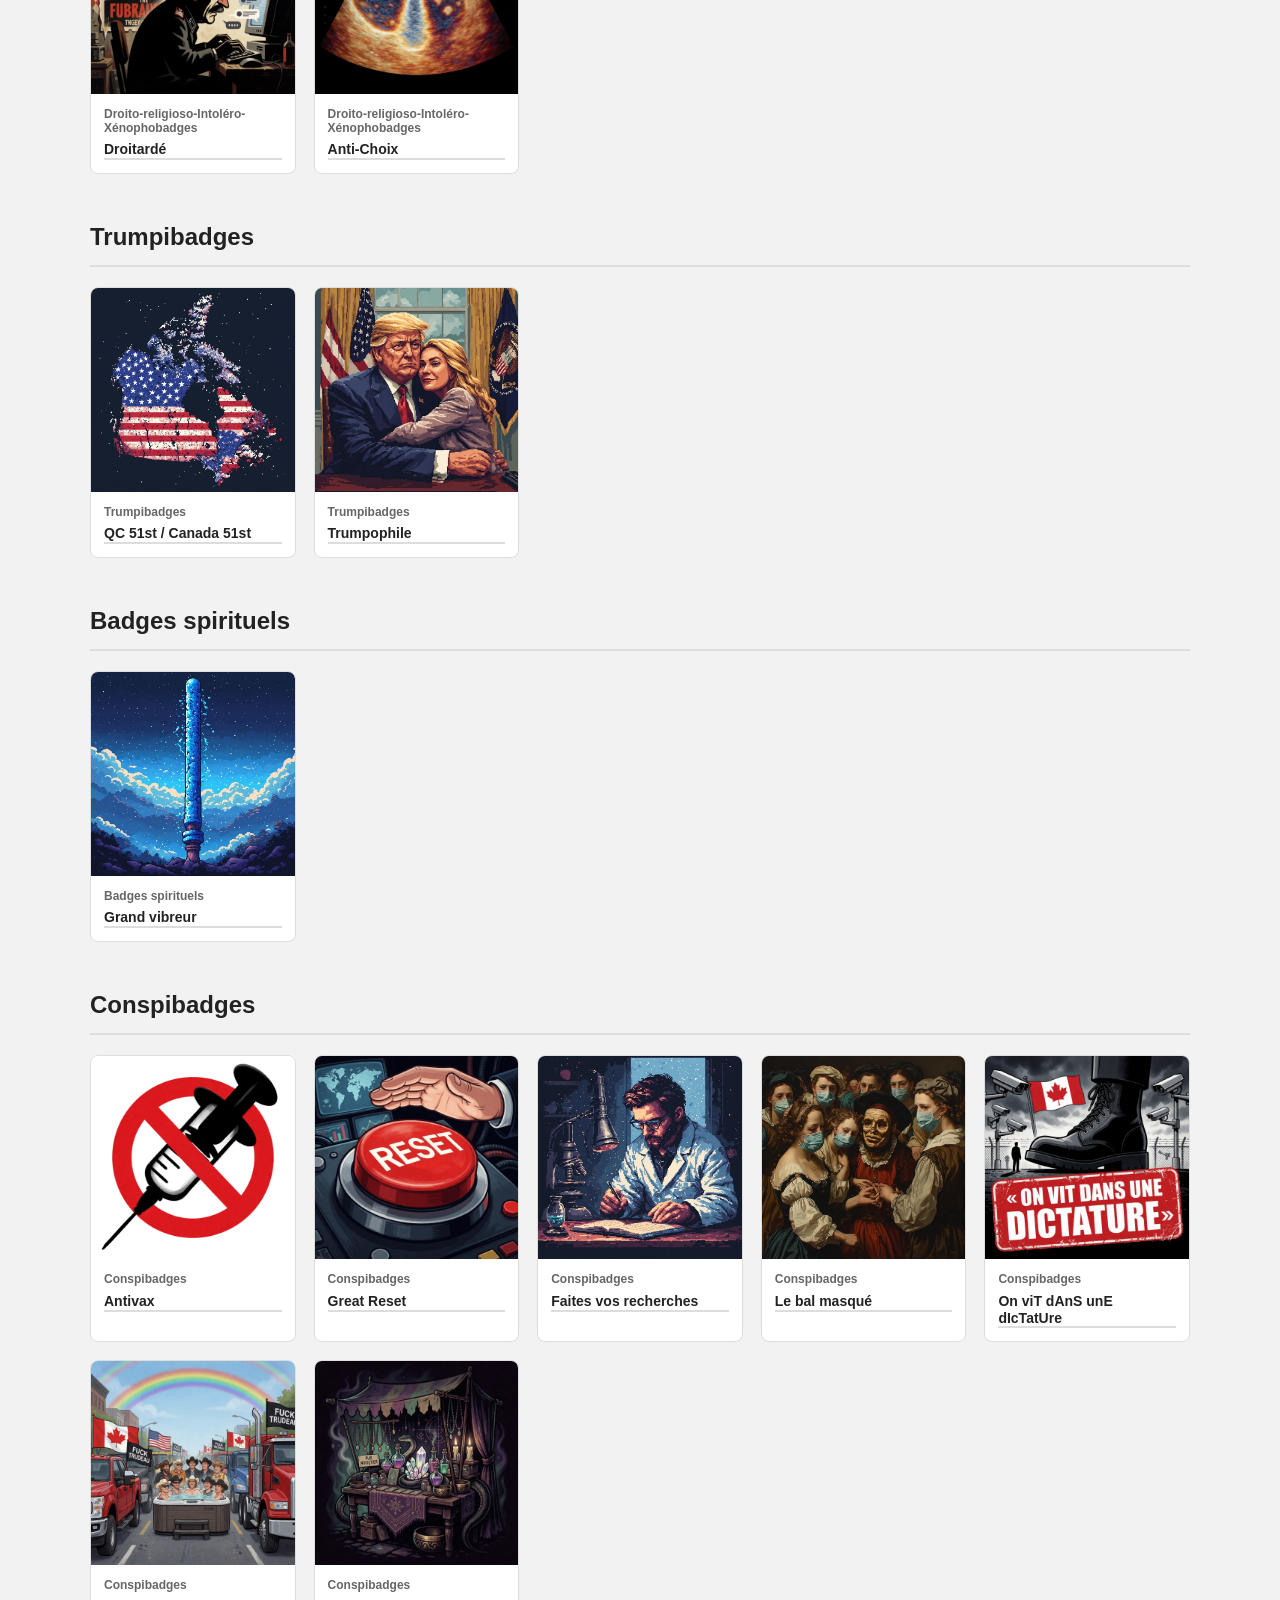
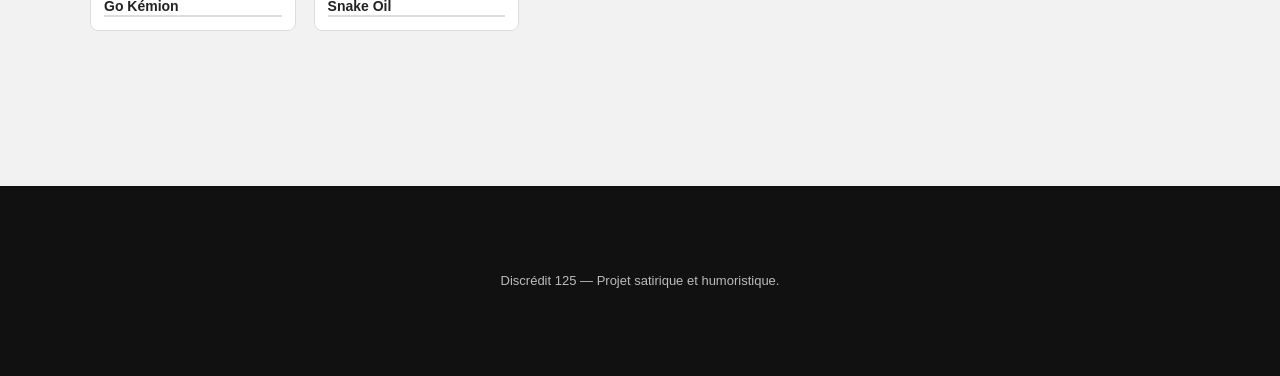
<file: badges.html>
<!DOCTYPE html>

<html lang="fr">

<head>

<meta charset="UTF-8">

<meta
name="viewport"
content="width=device-width, initial-scale=1.0"
>

<title>Badges — Discrédit 125</title>

<link
    rel="stylesheet"
    href="/styles.css"
>

<style>

    /* =====================================================
       NAVIGATION
       ===================================================== */

    .main-nav .nav-desktop {
        display: flex !important;
        align-items: center;
        gap: 22px;
    }

    .main-nav .nav-mobile {
        display: none !important;
    }

    .main-nav .nav-mobile summary {
        display: none !important;
    }

    @media (max-width: 800px) {

        .main-nav .nav-desktop {
            display: none !important;
        }

        .main-nav .nav-mobile {
            display: flex !important;
            align-items: center;
            justify-content: flex-end;
            gap: 8px;
            position: relative;
            white-space: nowrap;
        }

        .main-nav .nav-mobile > a {
            display: block !important;
            padding: 8px 4px;
            color: #fff;
            text-decoration: none;
            font-size: 14px;
            font-weight: bold;
            white-space: nowrap;
        }

        .main-nav .nav-mobile > a:hover,
        .main-nav .nav-mobile > a.active {
            color: var(--bleu-discredit);
        }

        .main-nav .nav-mobile .nav-more {
            position: relative;
        }

        .main-nav .nav-mobile summary {
            display: block !important;
            list-style: none;
            cursor: pointer;
            color: #fff;
            padding: 8px 4px;
            font-size: 14px;
            font-weight: bold;
            white-space: nowrap;
        }

        .main-nav .nav-mobile summary::-webkit-details-marker {
            display: none;
        }

        .main-nav .nav-mobile summary::after {
            content: "⌄";
            display: inline-block;
            margin-left: 5px;
            font-size: 13px;
            line-height: 1;
            transform: translateY(-1px);
        }

        .main-nav .nav-mobile[open] summary::after {
            transform: translateY(1px);
        }

        .main-nav .nav-mobile summary:hover {
            color: var(--bleu-discredit);
        }

        .main-nav .nav-mobile .nav-more-menu {
            position: absolute;
            top: calc(100% + 10px);
            right: 0;
            z-index: 200;
            display: flex !important;
            flex-direction: column;
            gap: 0;
            min-width: 170px;
            padding: 8px 0;
            background: var(--noir);
            border: 1px solid #333;
            border-radius: 8px;
            box-shadow:
                0 8px 25px rgba(0, 0, 0, 0.35);
        }

        .main-nav .nav-mobile .nav-more-menu a {
            display: block !important;
            padding: 10px 14px;
            color: #fff;
            text-decoration: none;
            font-size: 14px;
            font-weight: bold;
            white-space: nowrap;
        }

        .main-nav .nav-mobile .nav-more-menu a:hover {
            background: #222;
            color: var(--bleu-discredit);
        }

    }


    /* =====================================================
       CATÉGORIES
       ===================================================== */

    #badges-container {
        display: block;
        width: 100%;
    }

    .badge-category-section {
        width: 100%;
        margin-bottom: 45px;
    }

    .badge-category-section h2 {
        margin: 0 0 20px;
        padding-bottom: 10px;
        border-bottom: 2px solid #ddd;
    }

    .badge-category-grid {
        display: grid;
        grid-template-columns:
            repeat(5, minmax(0, 1fr));
        gap: 18px;
        width: 100%;
    }


    /* =====================================================
       CARTES
       ===================================================== */

    .badge-category-grid .badge-card {
        display: block;
        width: 100%;
        min-width: 0;
        overflow: hidden;
    }

    .badge-category-grid .badge-card > img {
        display: block;
        width: 100%;
        max-width: 100%;
        aspect-ratio: 1 / 1;
        object-fit: cover;
    }

    .badge-category-grid .badge-content {
        display: block;
        width: 100%;
        min-width: 0;
        padding: 13px;
        overflow: hidden;
    }

    .badge-category-grid .badge-category {
        display: block;
        width: 100%;
        margin-bottom: 6px;
        font-size: 12px;
        line-height: 1.2;
        white-space: normal;
        overflow-wrap: normal;
        word-break: normal;
    }

    .badge-category-grid .badge-content h2 {
        display: block;
        width: 100%;
        max-width: 100%;
        margin: 0;
        padding: 0;
        font-size: 14px;
        line-height: 1.2;
        font-weight: 800;
        white-space: normal;
        overflow-wrap: normal;
        word-break: normal;
    }


    /* =====================================================
       CASE À COCHER
       ===================================================== */

    .badge-unawarded-control label {
        display: flex;
        align-items: center;
        gap: 8px;
        white-space: nowrap;
    }

    .badge-unawarded-control input[type="checkbox"] {
        width: auto;
        height: auto;
        margin: 0;
    }


    /* =====================================================
       MODAL BADGE
       ===================================================== */

    .badge-modal {
        position: fixed;
        inset: 0;
        z-index: 1000;
        display: none;
        align-items: center;
        justify-content: center;
        padding: 20px;
        background: rgba(0, 0, 0, 0.75);
    }

    .badge-modal.active {
        display: flex;
    }

    .badge-modal-window {
        position: relative;
        width: min(1100px, 95vw);
        height: min(850px, 92vh);
        background: #fff;
        border-radius: 12px;
        overflow: hidden;
        box-shadow:
            0 20px 60px rgba(0, 0, 0, 0.4);
    }

    .badge-modal-close {
        position: absolute;
        top: 10px;
        right: 10px;
        z-index: 10;
        width: 40px;
        height: 40px;
        border: none;
        border-radius: 50%;
        background: #fff;
        color: #111;
        font-size: 28px;
        line-height: 1;
        cursor: pointer;
        box-shadow:
            0 2px 8px rgba(0, 0, 0, 0.25);
    }

    .badge-modal-close:hover {
        background: #eee;
    }

    #badge-modal-frame {
        width: 100%;
        height: 100%;
        border: none;
    }


    /* =====================================================
       RESPONSIVE
       ===================================================== */

    @media (max-width: 1000px) {

        .badge-category-grid {
            grid-template-columns:
                repeat(4, minmax(0, 1fr));
        }

    }

    @media (max-width: 800px) {

        .badge-category-grid {
            grid-template-columns:
                repeat(3, minmax(0, 1fr));
        }

    }

    @media (max-width: 500px) {

        .badge-category-grid {
            grid-template-columns:
                repeat(2, minmax(0, 1fr));
        }

        .badge-category-section h2 {
            font-size: 20px;
        }

        .badge-modal {
            padding: 10px;
        }

        .badge-modal-window {
            width: 100%;
            height: 95vh;
            border-radius: 8px;
        }

    }

</style>

</head>

<body>

<header class="site-header">

<div class="header-inner">

<a
href="/"
class="logo"
>

DISCRÉDIT <span>125</span>

</a>

<nav class="main-nav">

<!-- DESKTOP -->

<div class="nav-desktop">

<a href="/">
    Accueil
</a>

<a href="/personnes.html">
    Candidats
</a>

<a href="/badges.html" class="active">
    Badges
</a>

<a href="/statuts.html">
    Statuts
</a>

<a href="/trophees.html">
    Trophées
</a>

<a href="/soumettre.html">
    Soumettre
</a>

<a href="/erreur.html">
    Signaler
</a>

<a href="/a-propos.html">
    À propos
</a>

</div>


<!-- MOBILE -->

<div class="nav-mobile">

<a href="/">
    Accueil
</a>

<a href="/personnes.html">
    Candidats
</a>

<a href="/badges.html" class="active">
    Badges
</a>

<details class="nav-more">

<summary>
    Plus
</summary>

<div class="nav-more-menu">

<a href="/statuts.html">
    Statuts
</a>

<a href="/trophees.html">
    Trophées
</a>

<a href="/soumettre.html">
    Soumettre
</a>

<a href="/erreur.html">
    Signaler
</a>

<a href="/a-propos.html">
    À propos
</a>

</div>

</details>

</div>

</nav>

</div>

</header>

<main class="container">

<section class="page-header">

<h1>
    Les badges
</h1>

<p>
    Le répertoire des badges satiriques de Discrédit 125.
</p>

</section>

<section class="badge-controls">

<div class="form-group">

<label for="search">
    Rechercher
</label>

<input
    type="search"
    id="search"
    placeholder="Nom, catégorie ou description..."
    autocomplete="off"
>

</div>

<div class="form-group">

<label for="category">
    Catégorie
</label>

<select id="category">

    <option value="">
        Toutes les catégories
    </option>

</select>

</div>

<div class="form-group badge-unawarded-control">

<label>
    <input
        type="checkbox"
        id="show-unawarded"
    >
    Afficher aussi les badges non décernés
</label>

</div>

</section>

<section>

<div
    id="badges-container"
></div>

<div
    class="message"
    id="empty-message"
    style="display: none;"
>
    Aucun badge ne correspond à votre recherche.
</div>

<div
    class="message"
    id="error-message"
    style="display: none;"
></div>

</section>

</main>

<footer class="site-footer">

<div class="container">

<p>
    Discrédit 125 — Projet satirique et humoristique.
</p>

</div>

</footer>

<!-- =====================================================
     MODAL BADGE
     ===================================================== -->

<div
    id="badge-modal"
    class="badge-modal"
>

<div class="badge-modal-window">

<button
id="badge-modal-close"
class="badge-modal-close"
aria-label="Fermer"
>

×

</button>

<iframe
    id="badge-modal-frame"
    title="Détail du badge"
></iframe>

</div>

</div>

<script>


/* =====================================================
   PARSEUR CSV
   ===================================================== */

function parserCSV(texte) {

    const lignes =
        texte
            .replace(/^\uFEFF/, "")
            .split(/\r?\n/)
            .filter(
                ligne =>
                    ligne.trim() !== ""
            );


    if (lignes.length === 0) {
        return [];
    }


    function parserLigne(ligne) {

        const valeurs = [];

        let valeur = "";

        let entreGuillemets = false;


        for (
            let i = 0;
            i < ligne.length;
            i++
        ) {

            const caractere =
                ligne[i];


            if (caractere === '"') {

                if (
                    entreGuillemets &&
                    ligne[i + 1] === '"'
                ) {

                    valeur += '"';

                    i++;

                }
                else {

                    entreGuillemets =
                        !entreGuillemets;

                }

            }

            else if (
                caractere === ";" &&
                !entreGuillemets
            ) {

                valeurs.push(valeur);

                valeur = "";

            }

            else {

                valeur += caractere;

            }

        }


        valeurs.push(valeur);

        return valeurs;

    }


    const entetes =
        parserLigne(lignes[0])
            .map(
                entete =>
                    entete.trim()
            );


    return lignes
        .slice(1)
        .map(ligne => {

            const valeurs =
                parserLigne(ligne);

            const objet = {};


            entetes.forEach(
                (entete, index) => {

                    objet[entete] =
                        (
                            valeurs[index] ||
                            ""
                        ).trim();

                }
            );


            return objet;

        });

}


/* =====================================================
   CHARGEMENT CSV
   ===================================================== */

async function chargerCSV(url) {

    const reponse =
        await fetch(url);


    if (!reponse.ok) {

        throw new Error(
            "Impossible de charger " +
            url
        );

    }


    return parserCSV(
        await reponse.text()
    );

}


/* =====================================================
   ORDRE EXACT DES CATÉGORIES
   ===================================================== */

const ordreCategories = [

    "Désintégrité, Populisme et Écarts de langage",

    "Droito-religioso-Intoléro-Xénophobadges",

    "Trumpibadges",

    "Badges spirituels",

    "Conspibadges"

];


/* =====================================================
   MODAL
   ===================================================== */

function ouvrirBadge(badgeId) {

    const modal =
        document.getElementById(
            "badge-modal"
        );

    const frame =
        document.getElementById(
            "badge-modal-frame"
        );


    frame.src =
        "/badge?id=" +
        encodeURIComponent(
            badgeId
        );


    modal.classList.add(
        "active"
    );


    document.body.style.overflow =
        "hidden";

}


function fermerBadge() {

    const modal =
        document.getElementById(
            "badge-modal"
        );

    const frame =
        document.getElementById(
            "badge-modal-frame"
        );


    modal.classList.remove(
        "active"
    );


    frame.src = "";


    document.body.style.overflow =
        "";

}


/* =====================================================
   ERREUR
   ===================================================== */

function afficherErreur(message) {

    const element =
        document.getElementById(
            "error-message"
        );


    element.textContent =
        message;


    element.style.display =
        "block";

}


/* =====================================================
   AFFICHAGE
   ===================================================== */

function afficherBadges(badges) {

    const conteneur =
        document.getElementById(
            "badges-container"
        );

    const messageVide =
        document.getElementById(
            "empty-message"
        );


    conteneur.innerHTML =
        "";


    if (badges.length === 0) {

        messageVide.style.display =
            "block";

        return;

    }


    messageVide.style.display =
        "none";


    /*
     * Création des groupes.
     *
     * IMPORTANT :
     * aucune catégorie « Autres ».
     */

    const groupes = {};


    ordreCategories.forEach(
        categorie => {

            groupes[categorie] = [];

        }
    );


    /*
     * Classement des badges selon
     * leur catégorie EXACTE.
     */

    badges.forEach(
        badge => {

            const categorie =
                String(
                    badge.categorie || ""
                ).trim();


            if (
                Object.prototype.hasOwnProperty.call(
                    groupes,
                    categorie
                )
            ) {

                groupes[categorie].push(
                    badge
                );

            }

        }
    );


    /*
     * Affichage dans l'ordre demandé.
     */

    ordreCategories.forEach(
        categorie => {

            const badgesCategorie =
                groupes[categorie];


            if (
                badgesCategorie.length === 0
            ) {

                return;

            }


            const section =
                document.createElement(
                    "section"
                );


            section.className =
                "badge-category-section";


            const titre =
                document.createElement(
                    "h2"
                );


            titre.textContent =
                categorie;


            section.appendChild(
                titre
            );


            const grille =
                document.createElement(
                    "div"
                );


            grille.className =
                "badge-category-grid";


            badgesCategorie.forEach(
                badge => {

                    const carte =
                        document.createElement(
                            "a"
                        );


                    carte.className =
                        "badge-card";


                    carte.href =
                        "#";


                    carte.addEventListener(
                        "click",
                        function(event) {

                            event.preventDefault();

                            ouvrirBadge(
                                badge.id
                            );

                        }
                    );


                    const image =
                        document.createElement(
                            "img"
                        );


                    image.src =
                        "/images/badges/" +
                        encodeURIComponent(
                            badge.image
                        );


                    image.alt =
                        badge.nom;


                    image.loading =
                        "lazy";


                    image.onerror =
                        function() {

                            this.style.display =
                                "none";

                        };


                    const contenu =
                        document.createElement(
                            "div"
                        );


                    contenu.className =
                        "badge-content";


                    const categorieElement =
                        document.createElement(
                            "div"
                        );


                    categorieElement.className =
                        "badge-category";


                    categorieElement.textContent =
                        categorie;


                    const nom =
                        document.createElement(
                            "h2"
                        );


                    nom.textContent =
                        badge.nom;


                    contenu.appendChild(
                        categorieElement
                    );

                    contenu.appendChild(
                        nom
                    );


                    carte.appendChild(
                        image
                    );

                    carte.appendChild(
                        contenu
                    );


                    grille.appendChild(
                        carte
                    );

                }
            );


            section.appendChild(
                grille
            );


            conteneur.appendChild(
                section
            );

        }
    );

}


/* =====================================================
   MENU CATÉGORIES
   ===================================================== */

function remplirCategories(badges) {

    const select =
        document.getElementById(
            "category"
        );


    select.innerHTML =
        "";


    const optionToutes =
        document.createElement(
            "option"
        );


    optionToutes.value =
        "";


    optionToutes.textContent =
        "Toutes les catégories";


    select.appendChild(
        optionToutes
    );


    const categoriesExistantes =
        new Set();


    badges.forEach(
        badge => {

            const categorie =
                String(
                    badge.categorie || ""
                ).trim();


            if (
                ordreCategories.includes(
                    categorie
                )
            ) {

                categoriesExistantes.add(
                    categorie
                );

            }

        }
    );


    ordreCategories.forEach(
        categorie => {

            if (
                !categoriesExistantes.has(
                    categorie
                )
            ) {

                return;

            }


            const option =
                document.createElement(
                    "option"
                );


            option.value =
                categorie;


            option.textContent =
                categorie;


            select.appendChild(
                option
            );

        }
    );

}


/* =====================================================
   FILTRAGE
   ===================================================== */

function filtrerBadges(
    badges,
    badgesDecernes
) {

    const recherche =
        document
            .getElementById("search")
            .value
            .trim()
            .toLowerCase();


    const categorie =
        document
            .getElementById("category")
            .value;


    const afficherNonDecernes =
        document
            .getElementById("show-unawarded")
            .checked;


    const resultats =
        badges.filter(
            badge => {

                /*
                 * Par défaut, seuls les badges
                 * déjà décernés sont affichés.
                 */

                const estDecerne =
                    badgesDecernes.has(
                        String(badge.id).trim()
                    );


                if (
                    !afficherNonDecernes &&
                    !estDecerne
                ) {

                    return false;

                }


                const texte =
                    [
                        badge.nom,
                        badge.categorie,
                        badge.description
                    ]
                    .join(" ")
                    .toLowerCase();


                const correspondRecherche =
                    !recherche ||
                    texte.includes(
                        recherche
                    );


                const correspondCategorie =
                    !categorie ||
                    badge.categorie ===
                        categorie;


                return (
                    correspondRecherche &&
                    correspondCategorie
                );

            }
        );


    afficherBadges(
        resultats
    );

}


/* =====================================================
   INITIALISATION
   ===================================================== */

async function initialiser() {

    try {

        const badges =
            await chargerCSV(
                "/data/badges.csv"
            );


        const attributions =
            await chargerCSV(
                "/data/attributions.csv"
            );


        /*
         * Liste des IDs de badges déjà décernés.
         */

        const badgesDecernes =
            new Set();


        attributions.forEach(
            attribution => {

                const badgeId =
                    String(
                        attribution.badge_id || ""
                    ).trim();


                if (badgeId !== "") {

                    badgesDecernes.add(
                        badgeId
                    );

                }

            }
        );


        remplirCategories(
            badges
        );


        filtrerBadges(
            badges,
            badgesDecernes
        );


        document
            .getElementById("search")
            .addEventListener(
                "input",
                () =>
                    filtrerBadges(
                        badges,
                        badgesDecernes
                    )
            );


        document
            .getElementById("category")
            .addEventListener(
                "change",
                () =>
                    filtrerBadges(
                        badges,
                        badgesDecernes
                    )
            );


        document
            .getElementById("show-unawarded")
            .addEventListener(
                "change",
                () =>
                    filtrerBadges(
                        badges,
                        badgesDecernes
                    )
            );

    }

    catch (erreur) {

        console.error(
            erreur
        );


        document
            .getElementById(
                "badges-container"
            )
            .innerHTML =
                "";


        afficherErreur(
            "Impossible de charger les badges. Vérifiez que le serveur local est bien démarré."
        );

    }

}


/* =====================================================
   FERMETURE DU MODAL
   ===================================================== */

document
    .getElementById(
        "badge-modal-close"
    )
    .addEventListener(
        "click",
        fermerBadge
    );


document
    .getElementById(
        "badge-modal"
    )
    .addEventListener(
        "click",
        function(event) {

            if (
                event.target === this
            ) {

                fermerBadge();

            }

        }
    );


document.addEventListener(
    "keydown",
    function(event) {

        if (
            event.key === "Escape"
        ) {

            fermerBadge();

        }

    }
);


/* =====================================================
   DÉMARRAGE
   ===================================================== */

initialiser();

</script>

</body>

</html>
</file>
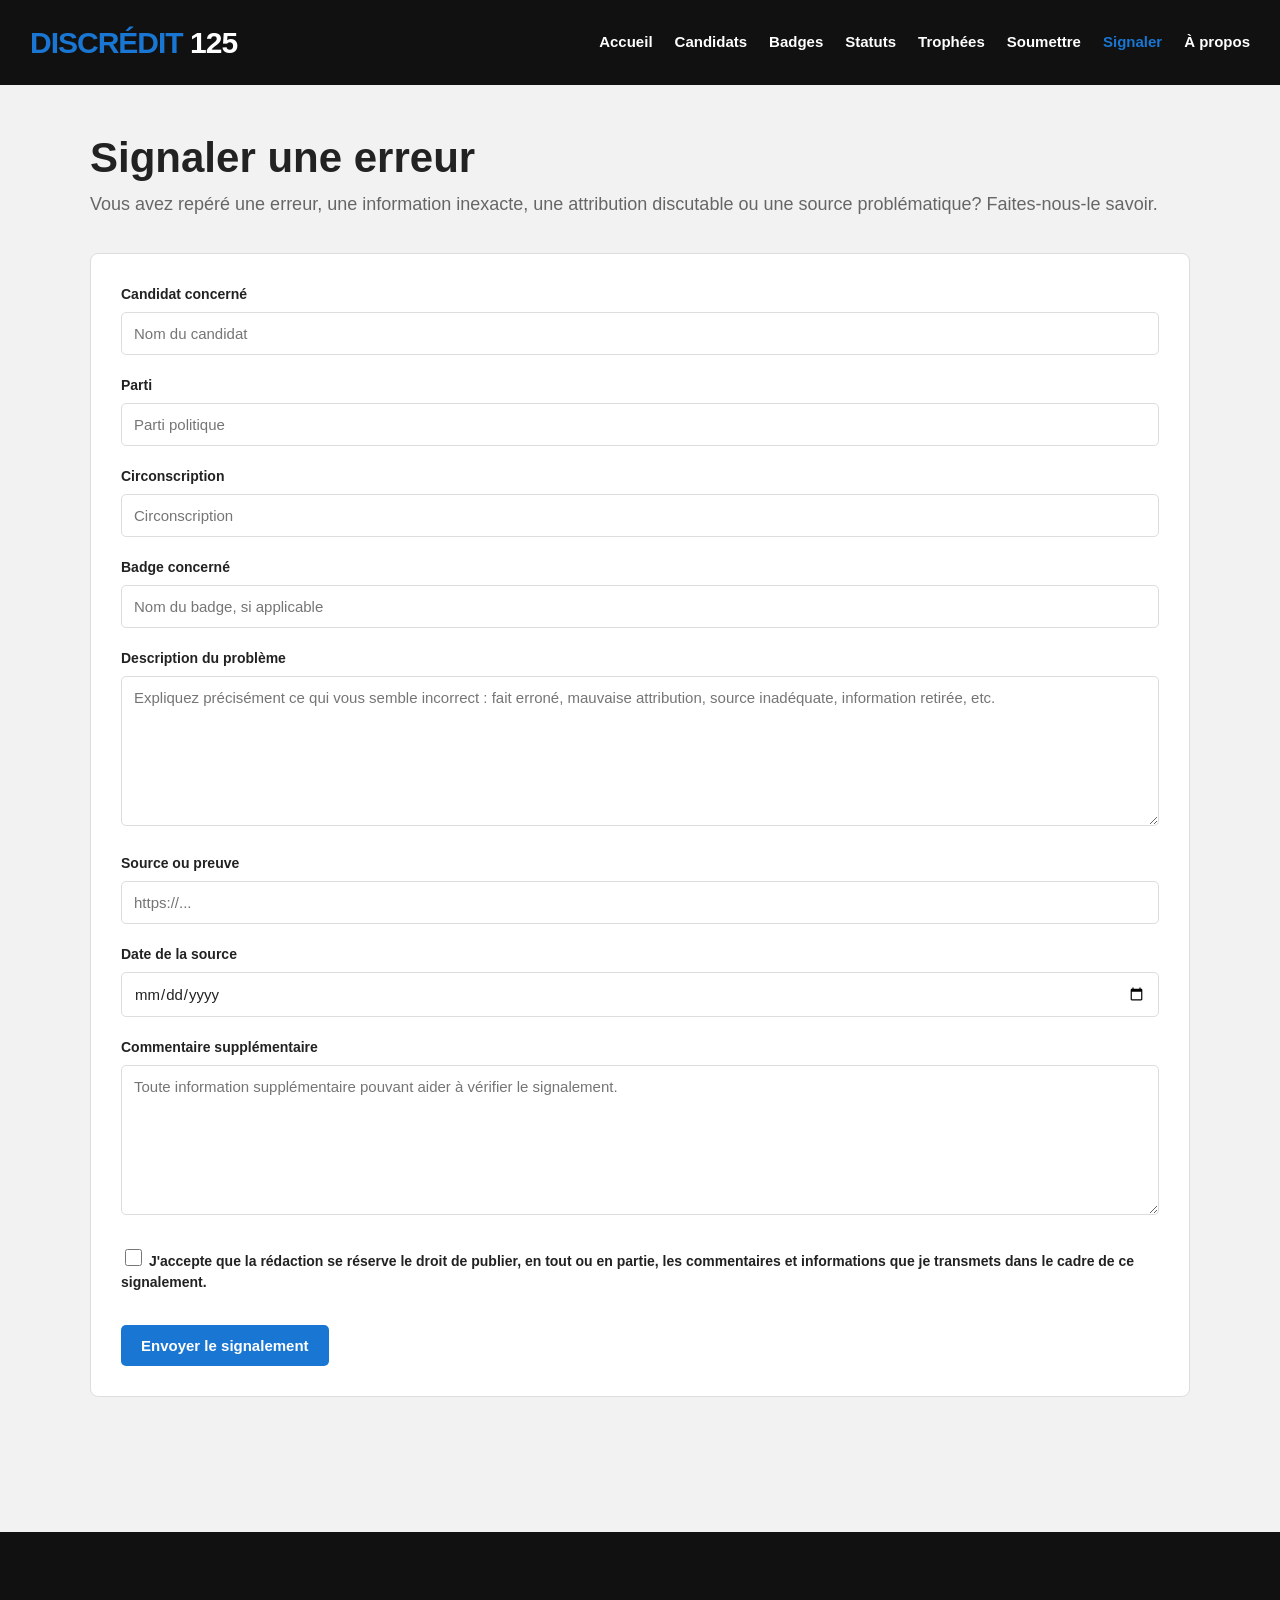
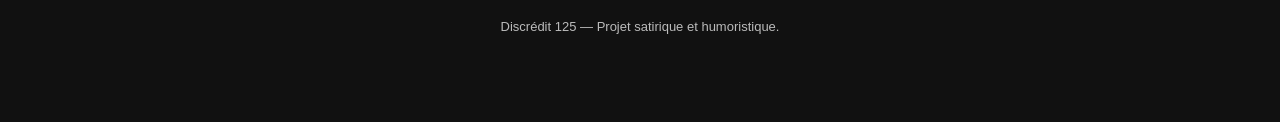
<file: erreur.html>
<!DOCTYPE html>

<html lang="fr">

<head>
    <meta charset="UTF-8">
    <meta name="viewport" content="width=device-width, initial-scale=1.0">

<title>Signaler une erreur — Discrédit 125</title>

<link rel="stylesheet" href="/styles.css">

<style>

/* =========================================================
   NAVIGATION
========================================================= */

.main-nav .nav-desktop {
    display: flex !important;
    align-items: center;
    gap: 22px;
}

.main-nav .nav-mobile {
    display: none !important;
}

.main-nav .nav-mobile summary {
    display: none !important;
}

@media (max-width: 800px) {

    .main-nav .nav-desktop {
        display: none !important;
    }

    .main-nav .nav-mobile {
        display: flex !important;
        align-items: center;
        justify-content: flex-end;
        gap: 8px;
        position: relative;
        white-space: nowrap;
    }

    .main-nav .nav-mobile > a {
        display: block !important;
        padding: 8px 4px;
        color: #fff;
        text-decoration: none;
        font-size: 14px;
        font-weight: bold;
        white-space: nowrap;
    }

    .main-nav .nav-mobile > a:hover,
    .main-nav .nav-mobile > a.active {
        color: var(--bleu-discredit);
    }

    .main-nav .nav-mobile .nav-more {
        position: relative;
    }

    .main-nav .nav-mobile summary {
        display: block !important;
        list-style: none;
        cursor: pointer;
        color: #fff;
        padding: 8px 4px;
        font-size: 14px;
        font-weight: bold;
        white-space: nowrap;
    }

    .main-nav .nav-mobile summary::-webkit-details-marker {
        display: none;
    }

    .main-nav .nav-mobile summary::after {
        content: "⌄";
        display: inline-block;
        margin-left: 5px;
        font-size: 13px;
        line-height: 1;
        transform: translateY(-1px);
    }

    .main-nav .nav-mobile .nav-more[open] summary::after {
        transform: translateY(1px);
    }

    .main-nav .nav-mobile summary:hover {
        color: var(--bleu-discredit);
    }

    .main-nav .nav-mobile .nav-more-menu {
        position: absolute;
        top: calc(100% + 10px);
        right: 0;
        z-index: 200;
        display: flex !important;
        flex-direction: column;
        gap: 0;
        min-width: 170px;
        padding: 8px 0;
        background: var(--noir);
        border: 1px solid #333;
        border-radius: 8px;
        box-shadow:
            0 8px 25px rgba(0, 0, 0, 0.35);
    }

    .main-nav .nav-mobile .nav-more-menu a {
        display: block !important;
        padding: 10px 14px;
        color: #fff;
        text-decoration: none;
        font-size: 14px;
        font-weight: bold;
        white-space: nowrap;
    }

    .main-nav .nav-mobile .nav-more-menu a:hover {
        background: #222;
        color: var(--bleu-discredit);
    }

}

</style>

</head>

<body>

<header class="site-header">
    <div class="header-inner">

<a href="/" class="logo">
    DISCRÉDIT <span>125</span>
</a>

<nav class="main-nav">

    <!-- DESKTOP -->
    <div class="nav-desktop">

        <a href="/">
            Accueil
        </a>

        <a href="/personnes.html">
            Candidats
        </a>

        <a href="/badges.html">
            Badges
        </a>

        <a href="/statuts.html">
            Statuts
        </a>

        <a href="/trophees.html">
            Trophées
        </a>

        <a href="/soumettre.html">
            Soumettre
        </a>

        <a href="/erreur.html" class="active">
            Signaler
        </a>

        <a href="/a-propos.html">
            À propos
        </a>

    </div>


    <!-- MOBILE -->
    <div class="nav-mobile">

        <a href="/">
            Accueil
        </a>

        <a href="/personnes.html">
            Candidats
        </a>

        <a href="/badges.html">
            Badges
        </a>

        <details class="nav-more">

            <summary>
                Plus
            </summary>

            <div class="nav-more-menu">

                <a href="/statuts.html">
                    Statuts
                </a>

                <a href="/trophees.html">
                    Trophées
                </a>

                <a href="/soumettre.html">
                    Soumettre
                </a>

                <a href="/erreur.html" class="active">
                    Signaler
                </a>

                <a href="/a-propos.html">
                    À propos
                </a>

            </div>

        </details>

    </div>

</nav>

</div>

</header>

<main class="container">

<section class="page-header">

<h1>Signaler une erreur</h1>

<p>
    Vous avez repéré une erreur, une information inexacte,
    une attribution discutable ou une source problématique?
    Faites-nous-le savoir.
</p>

</section>

<section class="content-card">

<form id="error-form" novalidate>

    <div class="form-group">
        <label for="candidate">
            Candidat concerné
        </label>

        <input
            type="text"
            id="candidate"
            name="candidate"
            placeholder="Nom du candidat"
            autocomplete="off"
            maxlength="150"
            required
        >
    </div>


    <div class="form-group">
        <label for="party">
            Parti
        </label>

        <input
            type="text"
            id="party"
            name="party"
            placeholder="Parti politique"
            autocomplete="off"
            maxlength="150"
        >
    </div>


    <div class="form-group">
        <label for="riding">
            Circonscription
        </label>

        <input
            type="text"
            id="riding"
            name="riding"
            placeholder="Circonscription"
            autocomplete="off"
            maxlength="150"
        >
    </div>


    <div class="form-group">
        <label for="badge">
            Badge concerné
        </label>

        <input
            type="text"
            id="badge"
            name="badge"
            placeholder="Nom du badge, si applicable"
            autocomplete="off"
            maxlength="150"
        >
    </div>


    <div class="form-group">
        <label for="problem">
            Description du problème
        </label>

        <textarea
            id="problem"
            name="problem"
            rows="6"
            maxlength="5000"
            placeholder="Expliquez précisément ce qui vous semble incorrect : fait erroné, mauvaise attribution, source inadéquate, information retirée, etc."
            required
        ></textarea>
    </div>


    <div class="form-group">
        <label for="source">
            Source ou preuve
        </label>

        <input
            type="url"
            id="source"
            name="source"
            placeholder="https://..."
            maxlength="2000"
        >
    </div>


    <div class="form-group">
        <label for="date">
            Date de la source
        </label>

        <input
            type="date"
            id="date"
            name="date"
        >
    </div>


    <div class="form-group">
        <label for="comment">
            Commentaire supplémentaire
        </label>

        <textarea
            id="comment"
            name="comment"
            rows="4"
            maxlength="3000"
            placeholder="Toute information supplémentaire pouvant aider à vérifier le signalement."
        ></textarea>
    </div>


    <div class="form-group checkbox-group">

        <label>
            <input
                type="checkbox"
                id="publication"
                name="publication"
                required
            >

            J'accepte que la rédaction se réserve le droit de publier,
            en tout ou en partie, les commentaires et informations
            que je transmets dans le cadre de ce signalement.
        </label>

    </div>


    <div
        style="
            position: absolute;
            left: -10000px;
            top: auto;
            width: 1px;
            height: 1px;
            overflow: hidden;
        "
        aria-hidden="true"
    >

        <label for="website">
            Ne pas remplir ce champ
        </label>

        <input
            type="text"
            id="website"
            name="website"
            tabindex="-1"
            autocomplete="off"
        >

    </div>


    <button
        type="submit"
        class="button submit-button"
        id="submit-button"
    >
        Envoyer le signalement
    </button>

</form>


<div
    id="confirmation"
    class="message"
    style="display: none;"
>

    <h2>Signalement préparé</h2>

    <p>
        Votre courriel de signalement a été préparé.
        Il ne reste qu'à l'envoyer dans votre logiciel de messagerie.
    </p>

</div>


<div
    id="form-error"
    class="message"
    style="display: none;"
>

    <p id="form-error-text"></p>

</div>

</section>

</main>

<footer class="site-footer">

<div class="container">

<p>
    Discrédit 125 — Projet satirique et humoristique.
</p>

</div>

</footer>

<script>

const formulaire =
    document.getElementById(
        "error-form"
    );


const confirmation =
    document.getElementById(
        "confirmation"
    );


const erreur =
    document.getElementById(
        "form-error"
    );


const erreurTexte =
    document.getElementById(
        "form-error-text"
    );


const bouton =
    document.getElementById(
        "submit-button"
    );


const champHoneypot =
    document.getElementById(
        "website"
    );


const momentOuverture =
    Date.now();


const DELAI_MINIMUM =
    3000;


let soumissionEffectuee =
    false;


function afficherErreur(
    message
) {

    erreurTexte.textContent =
        message;

    erreur.style.display =
        "block";

}


function cacherErreur() {

    erreur.style.display =
        "none";

    erreurTexte.textContent =
        "";

}


function sourceValide(
    valeur
) {

    try {

        const url =
            new URL(
                valeur
            );


        return (
            url.protocol ===
                "http:" ||

            url.protocol ===
                "https:"
        );

    }
    catch {

        return false;

    }

}


formulaire.addEventListener(
    "submit",
    function(event) {

        event.preventDefault();


        cacherErreur();


        /*
         * 1. HONEYPOT
         */

        if (
            champHoneypot.value.trim() !==
            ""
        ) {

            afficherErreur(
                "Le signalement n'a pas pu être traité."
            );

            return;

        }


        /*
         * 2. DÉLAI MINIMUM
         */

        const tempsEcoule =
            Date.now() -
            momentOuverture;


        if (
            tempsEcoule <
            DELAI_MINIMUM
        ) {

            afficherErreur(
                "Veuillez prendre quelques secondes pour remplir le formulaire."
            );

            return;

        }


        /*
         * 3. EMPÊCHER UNE DOUBLE SOUMISSION
         */

        if (
            soumissionEffectuee
        ) {

            return;

        }


        /*
         * 4. VALIDATION DES CHAMPS
         */

        if (
            !formulaire.checkValidity()
        ) {

            formulaire.reportValidity();

            return;

        }


        /*
         * 5. VALIDATION DE LA SOURCE
         */

        const source =
            document
                .getElementById(
                    "source"
                )
                .value
                .trim();


        if (
            source !==
            "" &&
            !sourceValide(
                source
            )
        ) {

            afficherErreur(
                "La source doit être une adresse Web valide commençant par http:// ou https://."
            );

            return;

        }


        /*
         * 6. RÉCUPÉRATION DES DONNÉES
         */

        const donnees = {

            candidate:
                document
                    .getElementById(
                        "candidate"
                    )
                    .value
                    .trim(),

            party:
                document
                    .getElementById(
                        "party"
                    )
                    .value
                    .trim(),

            riding:
                document
                    .getElementById(
                        "riding"
                    )
                    .value
                    .trim(),

            badge:
                document
                    .getElementById(
                        "badge"
                    )
                    .value
                    .trim(),

            problem:
                document
                    .getElementById(
                        "problem"
                    )
                    .value
                    .trim(),

            source:
                source,

            date:
                document
                    .getElementById(
                        "date"
                    )
                    .value,

            comment:
                document
                    .getElementById(
                        "comment"
                    )
                    .value
                    .trim(),

            publication:
                document
                    .getElementById(
                        "publication"
                    )
                    .checked

        };


        /*
         * 7. MARQUER LE SIGNALEMENT
         */

        soumissionEffectuee =
            true;


        bouton.disabled =
            true;


        /*
         * 8. PRÉPARER LE COURRIEL
         */

        const sujet =
            "Signalement d'une erreur — " +
            donnees.candidate;


        const corps =
            "CANDIDAT CONCERNÉ\n" +
            donnees.candidate +
            "\n\n" +

            "PARTI\n" +
            (
                donnees.party ||
                "Non précisé"
            ) +
            "\n\n" +

            "CIRCONSCRIPTION\n" +
            (
                donnees.riding ||
                "Non précisée"
            ) +
            "\n\n" +

            "BADGE CONCERNÉ\n" +
            (
                donnees.badge ||
                "Non précisé"
            ) +
            "\n\n" +

            "DESCRIPTION DU PROBLÈME\n" +
            donnees.problem +
            "\n\n" +

            "SOURCE OU PREUVE\n" +
            (
                donnees.source ||
                "Aucune"
            ) +
            "\n\n" +

            "DATE DE LA SOURCE\n" +
            (
                donnees.date ||
                "Non précisée"
            ) +
            "\n\n" +

            "COMMENTAIRE SUPPLÉMENTAIRE\n" +
            (
                donnees.comment ||
                "Aucun"
            ) +
            "\n\n" +

            "AUTORISATION DE PUBLICATION\n" +
            "Oui";


        const lienCourriel =
            "mailto:contact@discredit125.com" +
            "?subject=" +
            encodeURIComponent(
                sujet
            ) +
            "&body=" +
            encodeURIComponent(
                corps
            );


        formulaire.style.display =
            "none";


        confirmation.style.display =
            "block";


        window.location.href =
            lienCourriel;

    }
);

</script>

</body>
</html>
</file>
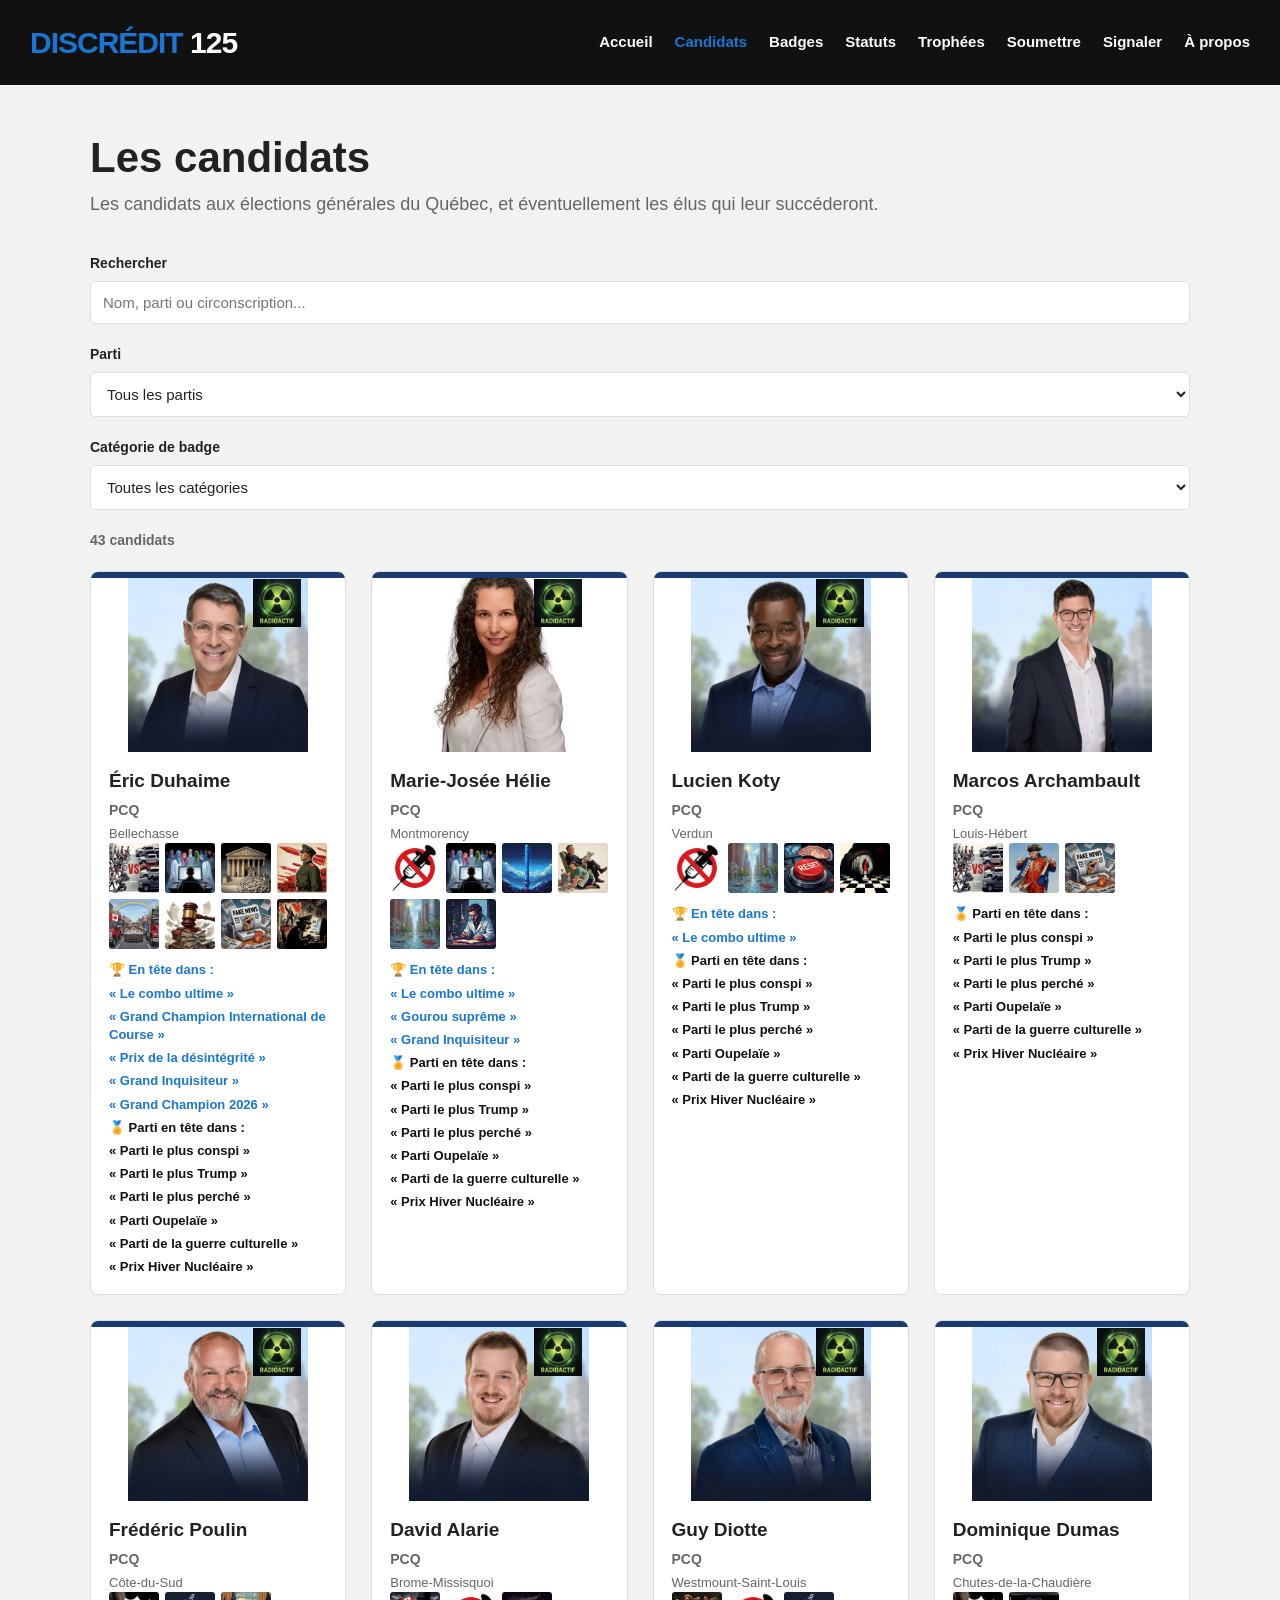
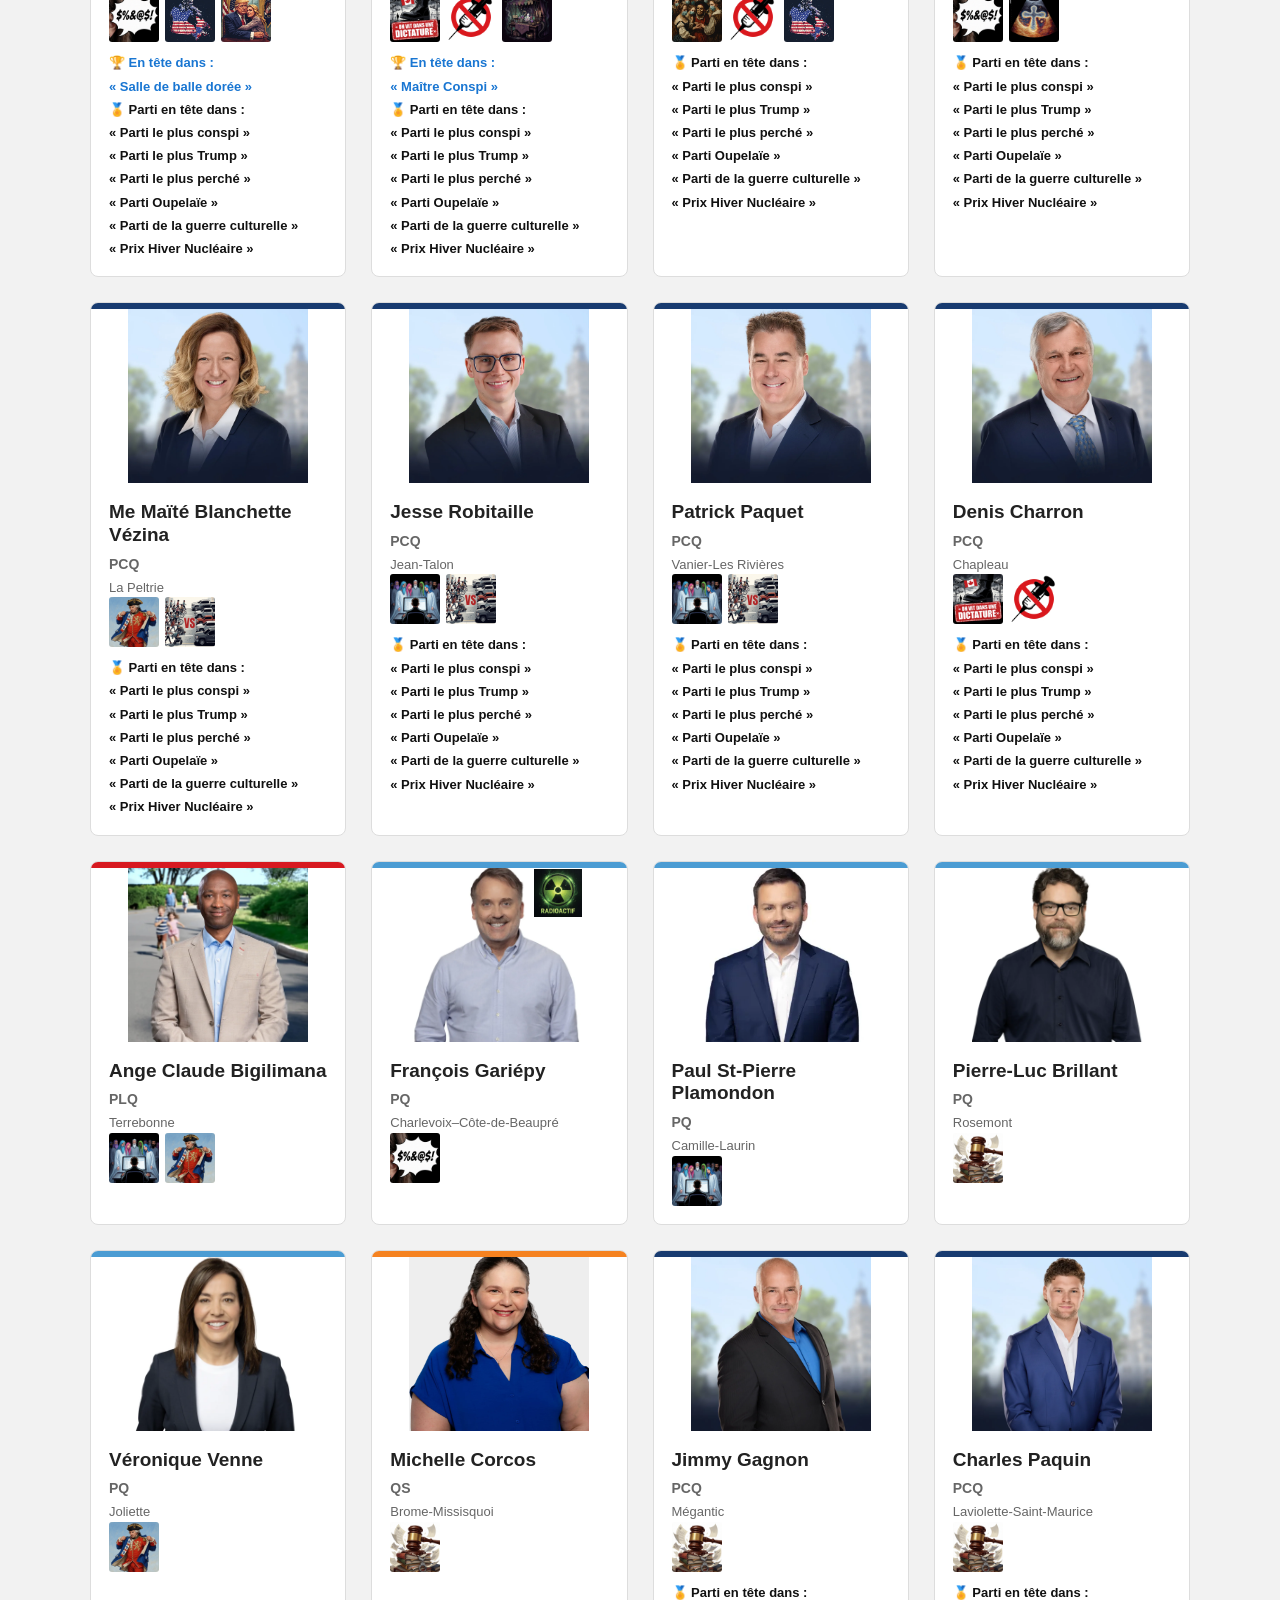
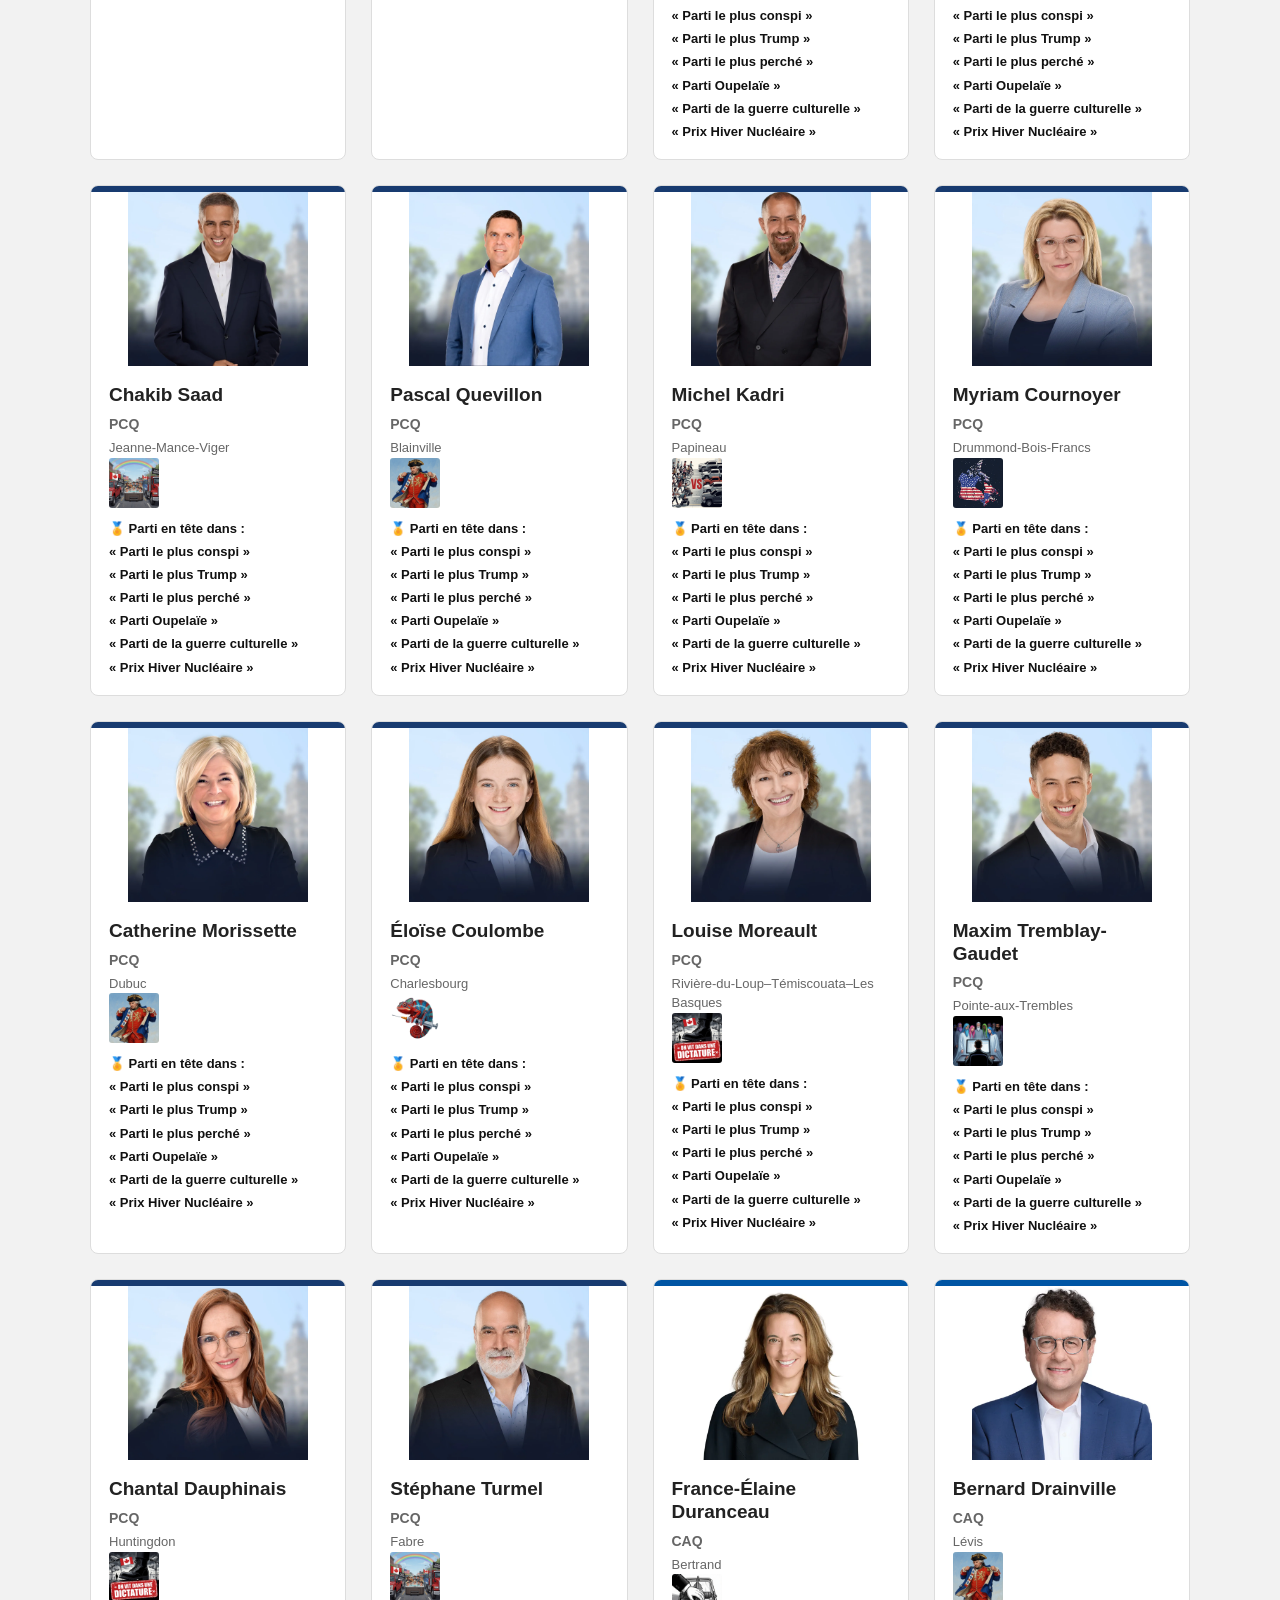
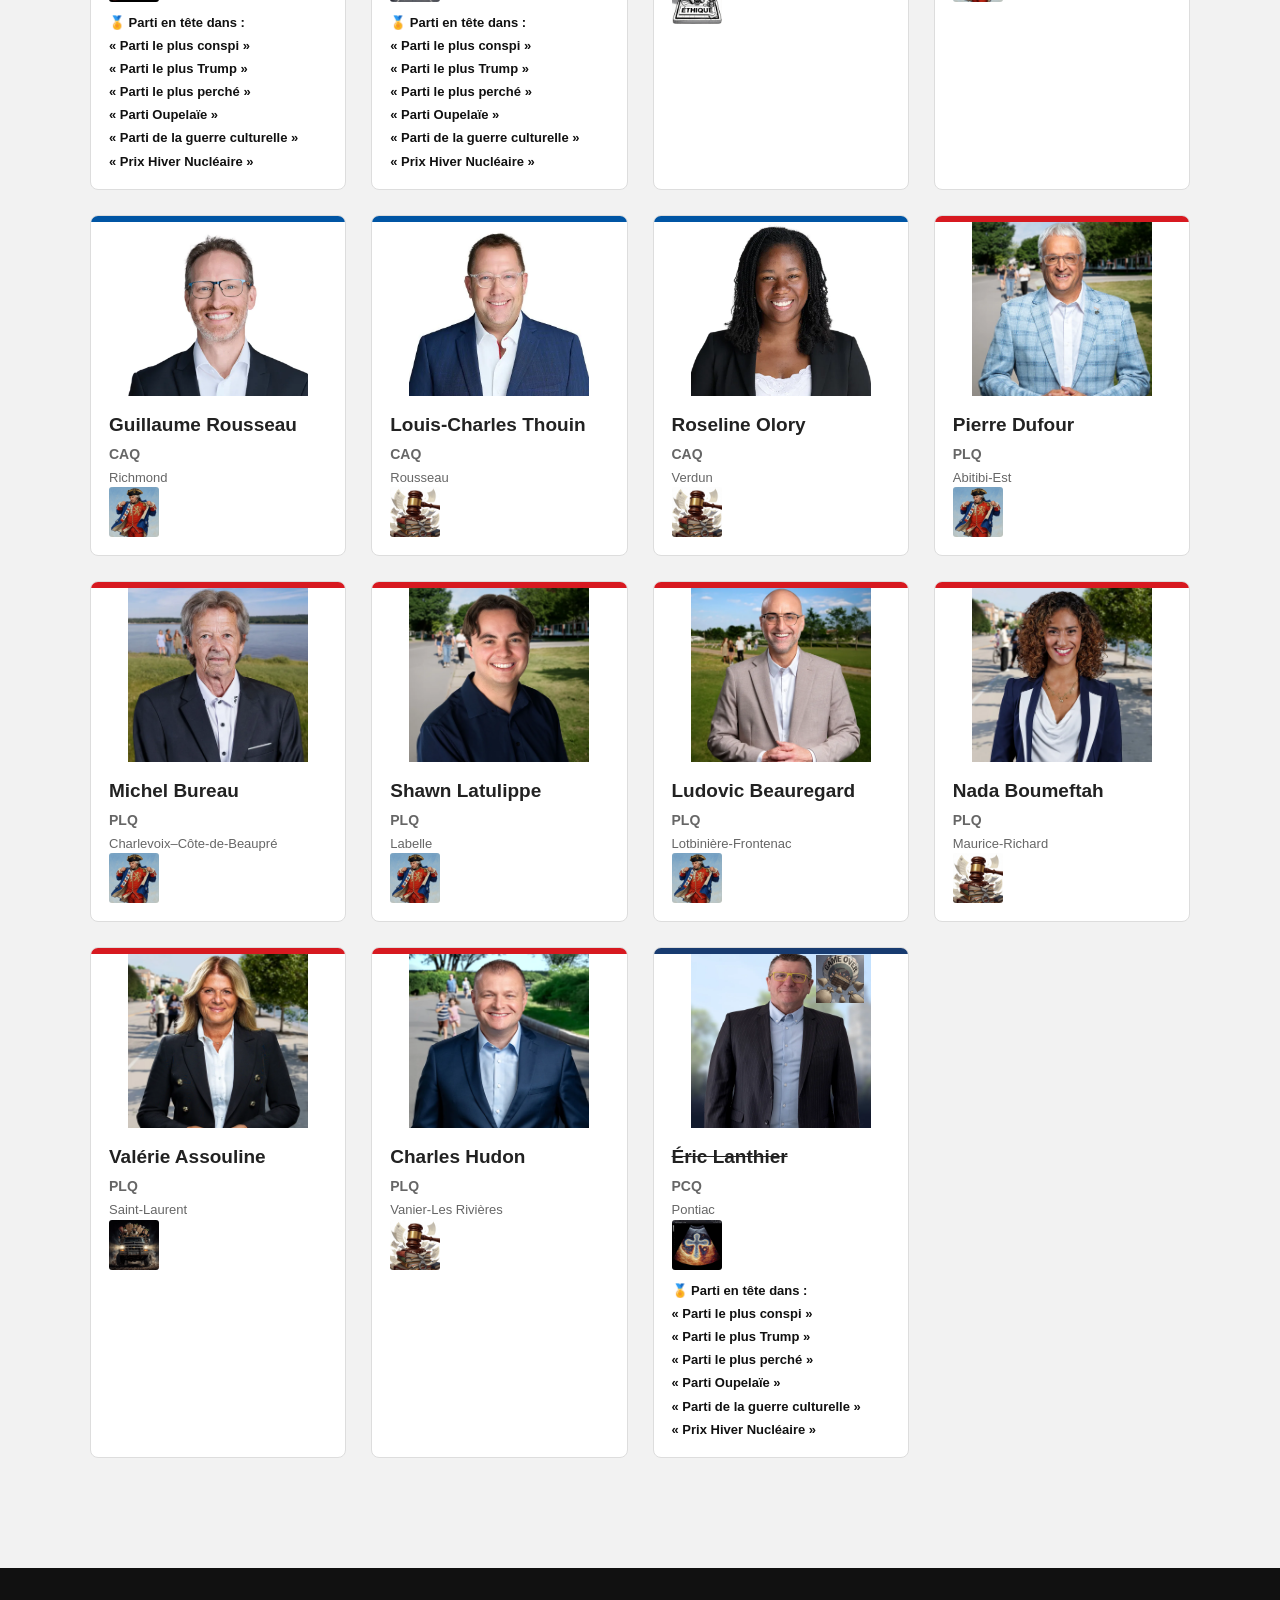
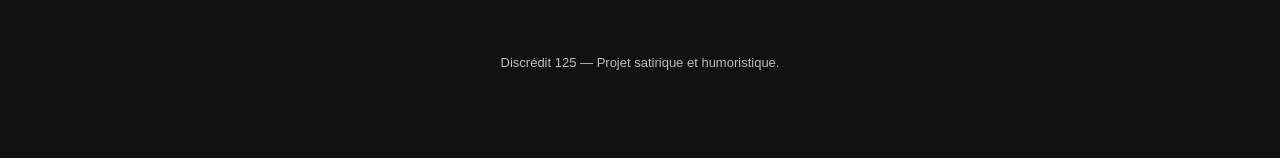
<file: personnes.html>
<!DOCTYPE html>

<html lang="fr">

<head>

<meta charset="UTF-8">
<meta name="viewport" content="width=device-width, initial-scale=1.0">

<title>Candidats — Discrédit 125</title>

<link rel="stylesheet" href="/styles.css">

<style>

    /* =====================================================
       NAVIGATION
       ===================================================== */

    .main-nav .nav-desktop {
        display: flex !important;
        align-items: center;
        gap: 22px;
    }

    .main-nav .nav-mobile {
        display: none !important;
    }

    .main-nav .nav-mobile summary {
        display: none !important;
    }

    @media (max-width: 800px) {

        .main-nav .nav-desktop {
            display: none !important;
        }

        .main-nav .nav-mobile {
            display: flex !important;
            align-items: center;
            justify-content: flex-end;
            gap: 8px;
            position: relative;
            white-space: nowrap;
        }

        .main-nav .nav-mobile > a {
            display: block !important;
            padding: 8px 4px;
            color: #fff;
            text-decoration: none;
            font-size: 14px;
            font-weight: bold;
            white-space: nowrap;
        }

        .main-nav .nav-mobile > a:hover,
        .main-nav .nav-mobile > a.active {
            color: var(--bleu-discredit);
        }

        .main-nav .nav-mobile .nav-more {
            position: relative;
        }

        .main-nav .nav-mobile summary {
            display: block !important;
            list-style: none;
            cursor: pointer;
            color: #fff;
            padding: 8px 4px;
            font-size: 14px;
            font-weight: bold;
            white-space: nowrap;
        }

        .main-nav .nav-mobile summary::-webkit-details-marker {
            display: none;
        }

        .main-nav .nav-mobile summary::after {
            content: "⌄";
            display: inline-block;
            margin-left: 5px;
            font-size: 13px;
            line-height: 1;
            transform: translateY(-1px);
        }

        .main-nav .nav-mobile[open] summary::after {
            transform: translateY(1px);
        }

        .main-nav .nav-mobile summary:hover {
            color: var(--bleu-discredit);
        }

        .main-nav .nav-mobile .nav-more-menu {
            position: absolute;
            top: calc(100% + 10px);
            right: 0;
            z-index: 200;
            display: flex !important;
            flex-direction: column;
            gap: 0;
            min-width: 170px;
            padding: 8px 0;
            background: var(--noir);
            border: 1px solid #333;
            border-radius: 8px;
            box-shadow:
                0 8px 25px rgba(0, 0, 0, 0.35);
        }

        .main-nav .nav-mobile .nav-more-menu a {
            display: block !important;
            padding: 10px 14px;
            color: #fff;
            text-decoration: none;
            font-size: 14px;
            font-weight: bold;
            white-space: nowrap;
        }

        .main-nav .nav-mobile .nav-more-menu a:hover {
            background: #222;
            color: var(--bleu-discredit);
        }

    }


    /* =====================================================
       TROPHÉES
       ===================================================== */

    .candidate-trophies {
        display: flex;
        flex-direction: column;
        gap: 5px;
        margin-top: 12px;
    }

    .candidate-trophy {
        font-size: 13px;
        font-weight: 700;
        line-height: 1.4;
    }

    .candidate-trophy-individual {
        color: #1976d2;
    }

    .candidate-trophy-party {
        color: #111;
    }


    /* =====================================================
       GAME OVER
       ===================================================== */

    .candidate-card.game-over .candidate-name {
        text-decoration: line-through;
    }


    /* =====================================================
       MODALE CANDIDAT
       ===================================================== */

    .personne-modal {
        position: fixed;
        inset: 0;
        z-index: 1000;

        display: none;

        align-items: center;
        justify-content: center;

        padding: 20px;

        background: rgba(0, 0, 0, 0.75);
    }

    .personne-modal.active {
        display: flex;
    }

    .personne-modal-window {
        position: relative;

        width: min(1100px, 95vw);
        height: min(850px, 92vh);

        background: #fff;

        border-radius: 12px;

        overflow: hidden;

        box-shadow:
            0 20px 60px rgba(0, 0, 0, 0.4);
    }

    .personne-modal-close {
        position: absolute;

        top: 10px;
        right: 10px;

        z-index: 10;

        width: 40px;
        height: 40px;

        border: none;
        border-radius: 50%;

        background: #fff;

        color: #111;

        font-size: 28px;
        line-height: 1;

        cursor: pointer;

        box-shadow:
            0 2px 8px rgba(0, 0, 0, 0.25);
    }

    .personne-modal-close:hover {
        background: #eee;
    }

    #personne-modal-frame {
        width: 100%;
        height: 100%;

        border: none;
    }

    @media (max-width: 700px) {

        .personne-modal {
            padding: 10px;
        }

        .personne-modal-window {
            width: 100%;
            height: 95vh;

            border-radius: 8px;
        }

    }

</style>

</head>

<body>

<!-- =====================================================
     HEADER
     ===================================================== -->

<header class="site-header">

<div class="header-inner">

<a href="/" class="logo">
    DISCRÉDIT <span>125</span>
</a>

<nav class="main-nav">

<!-- DESKTOP -->

<div class="nav-desktop">

    <a href="/">
        Accueil
    </a>

    <a href="/personnes.html" class="active">
        Candidats
    </a>

    <a href="/badges.html">
        Badges
    </a>

    <a href="/statuts.html">
        Statuts
    </a>

    <a href="/trophees.html">
        Trophées
    </a>

    <a href="/soumettre.html">
        Soumettre
    </a>

    <a href="/erreur.html">
        Signaler
    </a>

    <a href="/a-propos.html">
        À propos
    </a>

</div>


<!-- MOBILE -->

<div class="nav-mobile">

    <a href="/">
        Accueil
    </a>

    <a href="/personnes.html" class="active">
        Candidats
    </a>

    <a href="/badges.html">
        Badges
    </a>

    <details class="nav-more">

        <summary>
            Plus
        </summary>

        <div class="nav-more-menu">

            <a href="/statuts.html">
                Statuts
            </a>

            <a href="/trophees.html">
                Trophées
            </a>

            <a href="/soumettre.html">
                Soumettre
            </a>

            <a href="/erreur.html">
                Signaler
            </a>

            <a href="/a-propos.html">
                À propos
            </a>

        </div>

    </details>

</div>

</nav>

</div>

</header>

<!-- =====================================================
     CONTENU
     ===================================================== -->

<main class="container">

<section class="page-header">

<h1>Les candidats</h1>

<p>
    Les candidats aux élections générales du Québec,
    et éventuellement les élus qui leur succéderont.
</p>

</section>

<section class="candidate-filters">

<div class="form-group">

<label for="search">
    Rechercher
</label>

<input
type="search"
id="search"
placeholder="Nom, parti ou circonscription..."
autocomplete="off"

>

</div>

<div class="form-group">

<label for="party">
    Parti
</label>

<select id="party">

<option value="">
    Tous les partis
</option>

</select>

</div>

<div class="form-group">

<label for="badge-category">
    Catégorie de badge
</label>

<select id="badge-category">

<option value="">
    Toutes les catégories
</option>

</select>

</div>

</section>

<div
    class="badge-count"
    id="candidate-count"
>
    Chargement...
</div>

<section>

<div
    class="candidates-grid"
    id="candidates-container"
></div>

<div
    class="message"
    id="empty-message"
    style="display: none;"
>
    Aucun candidat ne correspond aux critères sélectionnés.
</div>

<div
    class="message"
    id="error-message"
    style="display: none;"
></div>

</section>

</main>

<footer class="site-footer">

<div class="container">

<p>
    Discrédit 125 — Projet satirique et humoristique.
</p>

</div>

</footer>

<div
    id="personne-modal"
    class="personne-modal"
>

<div class="personne-modal-window">

<button
id="personne-modal-close"
class="personne-modal-close"
aria-label="Fermer"

>

× </button>

<iframe
    id="personne-modal-frame"
    title="Détail du candidat"
></iframe>

</div>

</div>

<script>


/* =========================================================
   CATÉGORIES
   ========================================================= */

const CATEGORIES = {

    CONSPI:
        "Conspibadges",

    SPIRITUEL:
        "Badges spirituels",

    TRUMP:
        "Trumpibadges",

    GUERRE_CULTURELLE:
        "Droito-religioso-Intoléro-Xénophobadges",

    DESINTEGRITE:
        "Désintégrité, Populisme et Écarts de langage"

};


/* =========================================================
   LECTURE CSV
   ========================================================= */

function parserCSV(texte) {

    const lignes = texte
        .replace(/^\uFEFF/, "")
        .split(/\r?\n/)
        .filter(
            ligne =>
                ligne.trim() !== ""
        );

    if (lignes.length === 0) {
        return [];
    }

    const entetes =
        lignes[0]
            .split(";")
            .map(
                entete =>
                    entete.trim()
            );

    return lignes
        .slice(1)
        .map(ligne => {

            const valeurs =
                ligne.split(";");

            const objet = {};

            entetes.forEach(
                (entete, index) => {

                    objet[entete] =
                        (
                            valeurs[index] ||
                            ""
                        ).trim();

                }
            );

            return objet;

        });

}


async function chargerCSV(url) {

    const reponse =
        await fetch(url);

    if (!reponse.ok) {

        throw new Error(
            "Impossible de charger " + url
        );

    }

    return parserCSV(
        await reponse.text()
    );

}


/* =========================================================
   ERREUR
   ========================================================= */

function afficherErreur(message) {

    const element =
        document.getElementById(
            "error-message"
        );

    element.textContent =
        message;

    element.style.display =
        "block";

}


/* =========================================================
   INDEX DES BADGES
   ========================================================= */

function creerIndexBadges(badges) {

    return new Map(

        badges.map(badge => [

            badge.id,
            badge

        ])

    );

}


/* =========================================================
   INDEX DES TROPHÉES
   ========================================================= */

function creerIndexTrophees(

    attributionsTrophees

) {

    return new Map(

        attributionsTrophees.map(
            trophee => [

                (
                    trophee.id ||
                    ""
                ).trim(),

                (
                    trophee.nom ||
                    ""
                ).trim()

            ]
        )

    );

}


/* =========================================================
   NORMALISATION DES ATTRIBUTIONS
   ========================================================= */

function creerAttributionsUniques(
    attributions
) {

    const uniques =
        new Map();

    attributions.forEach(
        attribution => {

            const personneId =
                (
                    attribution.personne_id ||
                    ""
                ).trim();

            const badgeId =
                (
                    attribution.badge_id ||
                    ""
                ).trim();

            if (
                !personneId ||
                !badgeId
            ) {

                return;

            }

            const cle =
                personneId +
                "::" +
                badgeId;

            if (!uniques.has(cle)) {

                uniques.set(

                    cle,

                    {

                        personne_id:
                            personneId,

                        badge_id:
                            badgeId,

                        reaction_id:
                            (
                                attribution.reaction_id ||
                                ""
                            ).trim()

                    }

                );

            }

        }
    );

    return [
        ...uniques.values()
    ];

}


/* =========================================================
   INDEX DES ATTRIBUTIONS
   ========================================================= */

function creerIndexAttributions(
    attributions
) {

    const index =
        new Map();

    attributions.forEach(
        attribution => {

            if (
                !index.has(
                    attribution.personne_id
                )
            ) {

                index.set(

                    attribution.personne_id,

                    []

                );

            }

            index
                .get(
                    attribution.personne_id
                )
                .push(
                    attribution
                );

        }
    );

    return index;

}


/* =========================================================
   OBTENIR LES BADGES D'UNE PERSONNE
   ========================================================= */

function obtenirBadgesPersonne(

    personneId,
    attributionsParPersonne,
    badgeMap

) {

    const attributions =
        attributionsParPersonne.get(
            personneId
        ) || [];

    const badges = [];

    const badgesDejaVus =
        new Set();

    attributions.forEach(
        attribution => {

            const badgeId =
                attribution.badge_id;

            if (
                badgesDejaVus.has(
                    badgeId
                )
            ) {

                return;

            }

            const badge =
                badgeMap.get(
                    badgeId
                );

            if (!badge) {

                return;

            }

            badgesDejaVus.add(
                badgeId
            );

            badges.push(
                badge
            );

        }
    );

    return badges;

}


/* =========================================================
   STATISTIQUES DES TROPHÉES
   ========================================================= */

function compterBadgesParPersonne(

    personnes,
    attributions

) {

    const compteurs =
        new Map();

    personnes.forEach(
        personne => {

            compteurs.set(
                personne.personne_id,
                0
            );

        }
    );

    attributions.forEach(
        attribution => {

            const actuel =
                compteurs.get(
                    attribution.personne_id
                );

            if (
                actuel !== undefined
            ) {

                compteurs.set(

                    attribution.personne_id,

                    actuel + 1

                );

            }

        }
    );

    return compteurs;

}


function compterCategorieParPersonne(

    personnes,
    attributions,
    badgeMap,
    categorie

) {

    const compteurs =
        new Map();

    personnes.forEach(
        personne => {

            compteurs.set(
                personne.personne_id,
                0
            );

        }
    );

    attributions.forEach(
        attribution => {

            const badge =
                badgeMap.get(
                    attribution.badge_id
                );

            if (
                !badge ||
                badge.categorie !== categorie
            ) {

                return;

            }

            const actuel =
                compteurs.get(
                    attribution.personne_id
                );

            if (
                actuel !== undefined
            ) {

                compteurs.set(

                    attribution.personne_id,

                    actuel + 1

                );

            }

        }
    );

    return compteurs;

}


/* =========================================================
   COMPTER LES MENTIONS D'UNE CATÉGORIE PAR PERSONNE
   ========================================================= */

function normaliserCategorie(categorie) {

    return String(
        categorie || ""
    )
        .trim()
        .replace(/[’‘`]/g, "'")
        .replace(/\s+/g, " ");

}


function compterMentionsBadgeParPersonne(

    personnes,
    attributionsSources,
    badgeIdRecherche

) {

    const sourcesParPersonne =
        new Map();

    personnes.forEach(
        personne => {

            sourcesParPersonne.set(

                personne.personne_id,

                new Set()

            );

        }
    );

    attributionsSources.forEach(
        attributionSource => {

            const personneId =
                (
                    attributionSource.personne_id ||
                    ""
                ).trim();

            const badgeId =
                (
                    attributionSource.badge_id ||
                    ""
                ).trim();

            const sourceId =
                (
                    attributionSource.source_id ||
                    ""
                ).trim();

            if (
                !personneId ||
                !badgeId ||
                !sourceId
            ) {

                return;

            }

            if (
                badgeId !==
                badgeIdRecherche
            ) {

                return;

            }

            const sources =
                sourcesParPersonne.get(
                    personneId
                );

            if (sources) {

                sources.add(
                    sourceId
                );

            }

        }
    );

    const compteurs =
        new Map();

    sourcesParPersonne.forEach(

        (
            sources,
            personneId
        ) => {

            compteurs.set(

                personneId,

                sources.size

            );

        }

    );

    return compteurs;

}


function compterCategoriesDistinctes(

    personnes,
    attributions,
    badgeMap

) {

    const categories =
        new Map();

    personnes.forEach(
        personne => {

            categories.set(

                personne.personne_id,

                new Set()

            );

        }
    );

    attributions.forEach(
        attribution => {

            const badge =
                badgeMap.get(
                    attribution.badge_id
                );

            if (!badge) {
                return;
            }

            const ensemble =
                categories.get(
                    attribution.personne_id
                );

            if (ensemble) {

                ensemble.add(
                    badge.categorie
                );

            }

        }
    );

    const resultats =
        new Map();

    categories.forEach(

        (
            ensemble,
            personneId
        ) => {

            resultats.set(

                personneId,

                ensemble.size

            );

        }

    );

    return resultats;

}


/* =========================================================
   TROUVER LES GAGNANTS
   ========================================================= */

function trouverGagnants(
    compteurs
) {

    const valeurs =
        [
            ...compteurs.values()
        ];

    if (
        valeurs.length === 0
    ) {

        return {

            gagnants: [],

            maximum: 0

        };

    }

    const maximum =
        Math.max(
            ...valeurs
        );

    if (maximum === 0) {

        return {

            gagnants: [],

            maximum: 0

        };

    }

    const gagnants = [];

    compteurs.forEach(

        (
            valeur,
            personneId
        ) => {

            if (
                valeur === maximum
            ) {

                gagnants.push(
                    personneId
                );

            }

        }

    );

    return {

        gagnants,

        maximum

    };

}


/* =========================================================
   TROPHÉES INDIVIDUELS
   ========================================================= */

function calculerTropheesIndividuels(

    personnes,
    attributions,
    badgeMap,
    attributionsSources,
    tropheeMap

) {

    const trophees = [];

    const combo =
        trouverGagnants(

            compterCategoriesDistinctes(

                personnes,
                attributions,
                badgeMap

            )

        );

    combo.gagnants.forEach(
        personneId => {

            trophees.push({

                personneId,

                nom:
                    tropheeMap.get("T001") ||
                    "Le combo ultime",

                nombre:
                    combo.maximum

            });

        }
    );

    const conspi =
        trouverGagnants(

            compterCategorieParPersonne(

                personnes,
                attributions,
                badgeMap,
                CATEGORIES.CONSPI

            )

        );

    conspi.gagnants.forEach(
        personneId => {

            trophees.push({

                personneId,

                nom:
                    tropheeMap.get("T002") ||
                    "Maître Conspi",

                nombre:
                    conspi.maximum

            });

        }
    );

    const spirituel =
        trouverGagnants(

            compterCategorieParPersonne(

                personnes,
                attributions,
                badgeMap,
                CATEGORIES.SPIRITUEL

            )

        );

    spirituel.gagnants.forEach(
        personneId => {

            trophees.push({

                personneId,

                nom:
                    tropheeMap.get("T003") ||
                    "Gourou suprême",

                nombre:
                    spirituel.maximum

            });

        }
    );

    const trump =
        trouverGagnants(

            compterCategorieParPersonne(

                personnes,
                attributions,
                badgeMap,
                CATEGORIES.TRUMP

            )

        );

    trump.gagnants.forEach(
        personneId => {

            trophees.push({

                personneId,

                nom:
                    tropheeMap.get("T004") ||
                    "Salle de balle dorée",

                nombre:
                    trump.maximum

            });

        }
    );

    const guerreAuto =
        trouverGagnants(

            compterMentionsBadgeParPersonne(

                personnes,
                attributionsSources,
                "B029"

            )

        );

    guerreAuto.gagnants.forEach(
        personneId => {

            trophees.push({

                personneId,

                nom:
                    tropheeMap.get("T005") ||
                    "Grand Champion International de Course",

                nombre:
                    guerreAuto.maximum

            });

        }
    );

    const desintegrite =
        trouverGagnants(

            compterCategorieParPersonne(

                personnes,
                attributions,
                badgeMap,
                CATEGORIES.DESINTEGRITE

            )

        );

    desintegrite.gagnants.forEach(
        personneId => {

            trophees.push({

                personneId,

                nom:
                    tropheeMap.get("T006") ||
                    "Prix de la désintégrité",

                nombre:
                    desintegrite.maximum

            });

        }
    );

    const guerreCulturelle =
        trouverGagnants(

            compterCategorieParPersonne(

                personnes,
                attributions,
                badgeMap,
                CATEGORIES.GUERRE_CULTURELLE

            )

        );

    guerreCulturelle.gagnants.forEach(
        personneId => {

            trophees.push({

                personneId,

                nom:
                    tropheeMap.get("T007") ||
                    "Grand Inquisiteur",

                nombre:
                    guerreCulturelle.maximum

            });

        }
    );

    const champion =
        trouverGagnants(

            compterBadgesParPersonne(

                personnes,
                attributions

            )

        );

    champion.gagnants.forEach(
        personneId => {

            trophees.push({

                personneId,

                nom:
                    tropheeMap.get("T008") ||
                    "Grand Champion 2026",

                nombre:
                    champion.maximum

            });

        }
    );

    return trophees;

}


/* =========================================================
   TROPHÉES DE PARTI
   ========================================================= */

function compterCategorieParParti(

    personnes,
    attributions,
    badgeMap,
    categorie

) {

    const personneParId =
        new Map(

            personnes.map(
                personne => [

                    personne.personne_id,

                    personne

                ]
            )

        );

    const compteurs =
        new Map();

    attributions.forEach(
        attribution => {

            const personne =
                personneParId.get(
                    attribution.personne_id
                );

            const badge =
                badgeMap.get(
                    attribution.badge_id
                );

            if (
                !personne ||
                !badge ||
                badge.categorie !== categorie
            ) {

                return;

            }

            const actuel =
                compteurs.get(
                    personne.parti
                ) || 0;

            compteurs.set(

                personne.parti,

                actuel + 1

            );

        }
    );

    return compteurs;

}


function compterRadioactifsParParti(
    personnes
) {

    const compteurs =
        new Map();

    personnes.forEach(
        personne => {

            const statut =
                (
                    personne.statut ||
                    ""
                )
                .trim()
                .toUpperCase();

            if (
                statut !== "RADIOACTIF"
            ) {

                return;

            }

            const actuel =
                compteurs.get(
                    personne.parti
                ) || 0;

            compteurs.set(

                personne.parti,

                actuel + 1

            );

        }
    );

    return compteurs;

}


function calculerTropheesPartis(

    personnes,
    attributions,
    badgeMap,
    tropheeMap

) {

    const trophees = [];

    const definitions = [

        {
            categorie:
                CATEGORIES.CONSPI,

            id:
                "T009"
        },

        {
            categorie:
                CATEGORIES.TRUMP,

            id:
                "T010"
        },

        {
            categorie:
                CATEGORIES.SPIRITUEL,

            id:
                "T011"
        },

        {
            categorie:
                CATEGORIES.DESINTEGRITE,

            id:
                "T012"
        },

        {
            categorie:
                CATEGORIES.GUERRE_CULTURELLE,

            id:
                "T013"
        }

    ];

    definitions.forEach(
        definition => {

            const resultat =
                trouverGagnants(

                    compterCategorieParParti(

                        personnes,
                        attributions,
                        badgeMap,
                        definition.categorie

                    )

                );

            resultat.gagnants.forEach(
                parti => {

                    trophees.push({

                        parti,

                        nom:
                            tropheeMap.get(
                                definition.id
                            ) ||
                            definition.id

                    });

                }
            );

        }
    );

    const radioactifs =
        trouverGagnants(

            compterRadioactifsParParti(
                personnes
            )

        );

    radioactifs.gagnants.forEach(
        parti => {

            trophees.push({

                parti,

                nom:
                    tropheeMap.get("T014") ||
                    "Prix Hiver Nucléaire"

            });

        }
    );

    return trophees;

}


/* =========================================================
   INDEX DES TROPHÉES
   ========================================================= */

function indexerTrophees(

    personnes,
    tropheesIndividuels,
    tropheesPartis

) {

    const index =
        new Map();

    personnes.forEach(
        personne => {

            index.set(

                personne.personne_id,

                {

                    individuels: [],

                    partis: []

                }

            );

        }
    );

    tropheesIndividuels.forEach(
        trophee => {

            const personne =
                index.get(
                    trophee.personneId
                );

            if (!personne) {
                return;
            }

            personne.individuels.push(
                trophee
            );

        }
    );

    tropheesPartis.forEach(
        trophee => {

            personnes.forEach(
                personne => {

                    if (
                        personne.parti ===
                        trophee.parti
                    ) {

                        index
                            .get(
                                personne.personne_id
                            )
                            .partis
                            .push(
                                trophee
                            );

                    }

                }
            );

        }
    );

    return index;

}


/* =========================================================
   MODALE CANDIDAT
   ========================================================= */

function ouvrirPersonne(personneId) {

    const modal =
        document.getElementById(
            "personne-modal"
        );

    const frame =
        document.getElementById(
            "personne-modal-frame"
        );

    frame.src =
        "/individus.html#" +
        encodeURIComponent(
            personneId
        );

    modal.classList.add(
        "active"
    );

    document.body.style.overflow =
        "hidden";

}


function fermerPersonne() {

    const modal =
        document.getElementById(
            "personne-modal"
        );

    const frame =
        document.getElementById(
            "personne-modal-frame"
        );

    modal.classList.remove(
        "active"
    );

    frame.src =
        "";

    document.body.style.overflow =
        "";

}


/* =========================================================
   CRÉATION DE LA CARTE
   ========================================================= */

function creerCartePersonne(

    personne,
    badges,
    trophees

) {

    const carte =
        document.createElement("a");


    const partiBrut =
        String(
            personne.parti ||
            ""
        )
        .trim()
        .toUpperCase();


    let partiClasse =
        "AUTRE";


    if (partiBrut === "CAQ") {

        partiClasse = "CAQ";

    }
    else if (partiBrut === "PLQ") {

        partiClasse = "PLQ";

    }
    else if (partiBrut === "PQ") {

        partiClasse = "PQ";

    }
    else if (partiBrut === "QS") {

        partiClasse = "QS";

    }
    else if (partiBrut === "PCQ") {

        partiClasse = "PCQ";

    }


    const statut =
        (
            personne.statut ||
            ""
        )
        .trim()
        .toUpperCase();


    const estGameOver =
        statut.includes(
            "GAME OVER"
        );


    carte.className =
        "candidate-card " +
        partiClasse +
        (
            estGameOver
                ? " game-over"
                : ""
        );


    const personneId =
        String(
            personne.personne_id ||
            ""
        ).trim();


    carte.href =
        "#";


    carte.addEventListener(
        "click",
        function(event) {

            event.preventDefault();

            ouvrirPersonne(
                personneId
            );

        }
    );


    const photoContainer =
        document.createElement("div");


    photoContainer.className =
        "candidate-photo-container";


    const image =
        document.createElement("img");


    image.className =
        "candidate-photo";


    image.src =
        "/images/personnes/" +
        encodeURIComponent(
            personneId
        ) +
        ".webp";


    image.alt =
        personne.nom;


    image.loading =
        "lazy";


    image.onerror =
        function() {

            const placeholder =
                document.createElement("div");


            placeholder.className =
                "candidate-photo-placeholder";


            placeholder.textContent =
                "?";


            this.replaceWith(
                placeholder
            );

        };


    photoContainer.appendChild(
        image
    );


    if (
        statut === "RADIOACTIF" ||
        estGameOver
    ) {

        const statutImage =
            document.createElement("img");


        statutImage.className =
            "candidate-status";


        statutImage.alt =
            statut;


        statutImage.title =
            statut;


        statutImage.src =

            statut === "RADIOACTIF"

                ? "/images/statuts/radioactif.webp"

                : "/images/statuts/game_over.webp";


        photoContainer.appendChild(
            statutImage
        );

    }


    carte.appendChild(
        photoContainer
    );


    const contenu =
        document.createElement("div");


    contenu.className =
        "candidate-info";


    const nom =
        document.createElement("h2");


    nom.className =
        "candidate-name";


    nom.textContent =
        personne.nom;


    const parti =
        document.createElement("div");


    parti.className =
        "candidate-party";


    parti.textContent =
        personne.parti;


    const circonscription =
        document.createElement("div");


    circonscription.className =
        "candidate-riding";


    circonscription.textContent =
        personne.circonscription;


    contenu.appendChild(
        nom
    );


    contenu.appendChild(
        parti
    );


    contenu.appendChild(
        circonscription
    );


    /* =====================================================
       BADGES
       ===================================================== */

    if (
        badges.length > 0
    ) {

        const badgesContainer =
            document.createElement("div");


        badgesContainer.className =
            "candidate-badges";


        badges.forEach(
            badge => {

                const badgeImage =
                    document.createElement("img");


                badgeImage.src =
                    "/images/badges/" +
                    encodeURIComponent(
                        badge.image
                    );


                badgeImage.alt =
                    badge.nom;


                badgeImage.title =
                    badge.nom;


                badgeImage.loading =
                    "lazy";


                badgesContainer.appendChild(
                    badgeImage
                );

            }
        );


        contenu.appendChild(
            badgesContainer
        );

    }


    /* =====================================================
       TROPHÉES
       ===================================================== */

    if (

        trophees &&

        (

            trophees.individuels.length > 0 ||

            trophees.partis.length > 0

        )

    ) {

        const tropheesContainer =
            document.createElement("div");


        tropheesContainer.className =
            "candidate-trophies";


        if (
            trophees.individuels.length > 0
        ) {

            const labelIndividuels =
                document.createElement("div");


            labelIndividuels.className =
                "candidate-trophy candidate-trophy-individual";


            labelIndividuels.textContent =
                "🏆 En tête dans :";


            tropheesContainer.appendChild(
                labelIndividuels
            );


            trophees.individuels.forEach(
                trophee => {

                    const element =
                        document.createElement("div");


                    element.className =
                        "candidate-trophy candidate-trophy-individual";


                    element.textContent =
                        `« ${trophee.nom} »`;


                    tropheesContainer.appendChild(
                        element
                    );

                }
            );

        }


        if (
            trophees.partis.length > 0
        ) {

            const labelPartis =
                document.createElement("div");


            labelPartis.className =
                "candidate-trophy candidate-trophy-party";


            labelPartis.textContent =
                "🏅 Parti en tête dans :";


            tropheesContainer.appendChild(
                labelPartis
            );


            trophees.partis.forEach(
                trophee => {

                    const element =
                        document.createElement("div");


                    element.className =
                        "candidate-trophy candidate-trophy-party";


                    element.textContent =
                        `« ${trophee.nom} »`;


                    tropheesContainer.appendChild(
                        element
                    );

                }
            );

        }


        contenu.appendChild(
            tropheesContainer
        );

    }


    carte.appendChild(
        contenu
    );


    return carte;

}


/* =========================================================
   FILTRES
   ========================================================= */

function remplirFiltres(

    personnes,
    badges

) {

    const partiSelect =
        document.getElementById(
            "party"
        );


    const categorieSelect =
        document.getElementById(
            "badge-category"
        );


    const partis = [

        ...new Set(

            personnes

                .map(
                    personne =>
                        personne.parti
                )

                .filter(
                    parti =>
                        parti
                )

        )

    ].sort(
        (a, b) =>
            a.localeCompare(
                b,
                "fr"
            )
    );


    partis.forEach(
        parti => {

            const option =
                document.createElement(
                    "option"
                );


            option.value =
                parti;


            option.textContent =
                parti;


            partiSelect.appendChild(
                option
            );

        }
    );


    const categories = [

        ...new Set(

            badges

                .map(
                    badge =>
                        badge.categorie
                )

                .filter(
                    categorie =>
                        categorie
                )

        )

    ].sort(
        (a, b) =>
            a.localeCompare(
                b,
                "fr"
            )
    );


    categories.forEach(
        categorie => {

            const option =
                document.createElement(
                    "option"
                );


            option.value =
                categorie;


            option.textContent =
                categorie;


            categorieSelect.appendChild(
                option
            );

        }
    );

}


/* =========================================================
   FILTRAGE
   ========================================================= */

function filtrerPersonnes(

    personnes,
    badgeMap,
    attributionsParPersonne,
    tropheesIndex

) {

    const recherche =
        document
            .getElementById(
                "search"
            )
            .value
            .trim()
            .toLowerCase();


    const parti =
        document
            .getElementById(
                "party"
            )
            .value;


    const categorie =
        document
            .getElementById(
                "badge-category"
            )
            .value;


    const resultats =
        personnes.filter(
            personne => {

                const texteRecherche = [

                    personne.nom,

                    personne.parti,

                    personne.circonscription

                ]

                    .join(" ")

                    .toLowerCase();


                const correspondRecherche =

                    !recherche ||

                    texteRecherche.includes(
                        recherche
                    );


                const correspondParti =

                    !parti ||

                    personne.parti ===
                    parti;


                const badgesPersonne =
                    obtenirBadgesPersonne(

                        personne.personne_id,

                        attributionsParPersonne,

                        badgeMap

                    );


                const correspondCategorie =

                    !categorie ||

                    badgesPersonne.some(
                        badge =>
                            badge.categorie ===
                            categorie
                    );


                const aDesBadges =
                    badgesPersonne.length > 0;


                return (

                    correspondRecherche &&

                    correspondParti &&

                    correspondCategorie &&

                    aDesBadges

                );

            }
        );


    afficherPersonnes(

        resultats,

        badgeMap,

        attributionsParPersonne,

        tropheesIndex

    );

}


/* =========================================================
   AFFICHER LES PERSONNES
   ========================================================= */

function afficherPersonnes(

    personnes,
    badgeMap,
    attributionsParPersonne,
    tropheesIndex

) {

    const conteneur =
        document.getElementById(
            "candidates-container"
        );


    const messageVide =
        document.getElementById(
            "empty-message"
        );


    const compteur =
        document.getElementById(
            "candidate-count"
        );


    conteneur.innerHTML =
        "";


    compteur.textContent =

        personnes.length +

        (

            personnes.length === 1

                ? " candidat"

                : " candidats"

        );


    if (
        personnes.length === 0
    ) {

        messageVide.style.display =
            "block";


        return;

    }


    messageVide.style.display =
        "none";


    personnes.forEach(
        personne => {

            const badgesPersonne =
                obtenirBadgesPersonne(

                    personne.personne_id,

                    attributionsParPersonne,

                    badgeMap

                );


            const trophees =
                tropheesIndex.get(

                    personne.personne_id

                ) || {

                    individuels: [],

                    partis: []

                };


            const carte =
                creerCartePersonne(

                    personne,

                    badgesPersonne,

                    trophees

                );


            conteneur.appendChild(
                carte
            );

        }
    );

}


/* =========================================================
   TRI DES PERSONNES
   ========================================================= */

function trierPersonnes(

    personnes,
    attributionsParPersonne,
    badgeMap

) {

    return [
        ...personnes
    ].sort(
        (a, b) => {

            const statutA =
                String(
                    a.statut || ""
                )
                .trim()
                .toUpperCase();


            const statutB =
                String(
                    b.statut || ""
                )
                .trim()
                .toUpperCase();


            const gameOverA =
                statutA.includes(
                    "GAME OVER"
                );


            const gameOverB =
                statutB.includes(
                    "GAME OVER"
                );


            /* GAME OVER toujours à la fin */

            if (
                gameOverA &&
                !gameOverB
            ) {

                return 1;

            }


            if (
                !gameOverA &&
                gameOverB
            ) {

                return -1;

            }


            const badgesA =
                obtenirBadgesPersonne(

                    a.personne_id,

                    attributionsParPersonne,

                    badgeMap

                ).length;


            const badgesB =
                obtenirBadgesPersonne(

                    b.personne_id,

                    attributionsParPersonne,

                    badgeMap

                ).length;


            /* Plus de badges = plus haut */

            return (
                badgesB -
                badgesA
            );

        }
    );

}


/* =========================================================
   INITIALISATION
   ========================================================= */

async function initialiser() {

    try {

        const [

            personnes,

            badges,

            attributionsBrutes,

            attributionsSources,

            attributionsTrophees

        ] = await Promise.all([

            chargerCSV(
                "/data/personnes.csv"
            ),

            chargerCSV(
                "/data/badges.csv"
            ),

            chargerCSV(
                "/data/attributions.csv"
            ),

            chargerCSV(
                "/data/attributions_sources.csv"
            ),

            chargerCSV(
                "/data/attributions_trophees.csv"
            )

        ]);


        const attributions =
            creerAttributionsUniques(

                attributionsBrutes

            );


        const badgeMap =
            creerIndexBadges(
                badges
            );


        const tropheeMap =
            creerIndexTrophees(
                attributionsTrophees
            );


        const attributionsParPersonne =
            creerIndexAttributions(

                attributions

            );


        const tropheesIndividuels =
            calculerTropheesIndividuels(

                personnes,

                attributions,

                badgeMap,

                attributionsSources,

                tropheeMap

            );


        const tropheesPartis =
            calculerTropheesPartis(

                personnes,

                attributions,

                badgeMap,

                tropheeMap

            );


        const tropheesIndex =
            indexerTrophees(

                personnes,

                tropheesIndividuels,

                tropheesPartis

            );


        remplirFiltres(

            personnes,

            badges

        );


        /*
         * =====================================================
         * PRÉSÉLECTION DU PARTI DEPUIS L'URL
         * =====================================================
         *
         * Exemple :
         *
         * /personnes.html?parti=QS
         *
         * Le paramètre est lu après la création des options
         * du sélecteur afin de pouvoir sélectionner le parti.
         */

        const parametres =
            new URLSearchParams(
                window.location.search
            );


        const partiURL =
            (
                parametres.get("parti") ||
                ""
            ).trim();


        const partiSelect =
            document.getElementById(
                "party"
            );


        if (
            partiURL &&
            [
                ...partiSelect.options
            ].some(
                option =>
                    option.value ===
                    partiURL
            )
        ) {

            partiSelect.value =
                partiURL;

        }


        const personnesAvecBadges =
            personnes.filter(
                personne => {

                    return (

                        obtenirBadgesPersonne(

                            personne.personne_id,

                            attributionsParPersonne,

                            badgeMap

                        ).length > 0

                    );

                }
            );


        const personnesTriees =
            trierPersonnes(

                personnesAvecBadges,

                attributionsParPersonne,

                badgeMap

            );


        /*
         * Affichage initial.
         *
         * Si un parti a été fourni dans l'URL,
         * on applique immédiatement ce filtre.
         */

        if (
            partiURL &&
            partiSelect.value ===
            partiURL
        ) {

            filtrerPersonnes(

                personnes,

                badgeMap,

                attributionsParPersonne,

                tropheesIndex

            );

        }
        else {

            afficherPersonnes(

                personnesTriees,

                badgeMap,

                attributionsParPersonne,

                tropheesIndex

            );

        }


        const rafraichir =
            () => {

                const recherche =
                    document
                        .getElementById(
                            "search"
                        )
                        .value
                        .trim()
                        .toLowerCase();


                const parti =
                    document
                        .getElementById(
                            "party"
                        )
                        .value;


                const categorie =
                    document
                        .getElementById(
                            "badge-category"
                        )
                        .value;


                const resultats =
                    personnes.filter(
                        personne => {

                            const texteRecherche = [

                                personne.nom,

                                personne.parti,

                                personne.circonscription

                            ]

                                .join(" ")

                                .toLowerCase();


                            const correspondRecherche =

                                !recherche ||

                                texteRecherche.includes(
                                    recherche
                                );


                            const correspondParti =

                                !parti ||

                                personne.parti ===
                                parti;


                            const badgesPersonne =
                                obtenirBadgesPersonne(

                                    personne.personne_id,

                                    attributionsParPersonne,

                                    badgeMap

                                );


                            const correspondCategorie =

                                !categorie ||

                                badgesPersonne.some(
                                    badge =>
                                        badge.categorie ===
                                        categorie
                                );


                            const aDesBadges =
                                badgesPersonne.length > 0;


                            return (

                                correspondRecherche &&

                                correspondParti &&

                                correspondCategorie &&

                                aDesBadges

                            );

                        }
                    );


                const resultatsTries =
                    trierPersonnes(

                        resultats,

                        attributionsParPersonne,

                        badgeMap

                    );


                afficherPersonnes(

                    resultatsTries,

                    badgeMap,

                    attributionsParPersonne,

                    tropheesIndex

                );

            };


        document
            .getElementById(
                "search"
            )
            .addEventListener(
                "input",
                rafraichir
            );


        document
            .getElementById(
                "party"
            )
            .addEventListener(
                "change",
                rafraichir
            );


        document
            .getElementById(
                "badge-category"
            )
            .addEventListener(
                "change",
                rafraichir
            );

    }
    catch (erreur) {

        console.error(

            "Erreur lors du chargement :",

            erreur

        );


        document
            .getElementById(
                "candidates-container"
            )
            .innerHTML =
            "";


        document
            .getElementById(
                "candidate-count"
            )
            .textContent =
            "";


        afficherErreur(

            "Impossible de charger les candidats. Vérifiez que les fichiers CSV sont accessibles."

        );

    }

}


/* =========================================================
   FERMETURE DE LA MODALE
   ========================================================= */

document
    .getElementById(
        "personne-modal-close"
    )
    .addEventListener(
        "click",
        fermerPersonne
    );


document
    .getElementById(
        "personne-modal"
    )
    .addEventListener(
        "click",
        function(event) {

            if (
                event.target === this
            ) {

                fermerPersonne();

            }

        }
    );


document.addEventListener(
    "keydown",
    function(event) {

        if (
            event.key === "Escape"
        ) {

            const modal =
                document.getElementById(
                    "personne-modal"
                );


            if (
                modal.classList.contains(
                    "active"
                )
            ) {

                fermerPersonne();

            }

        }

    }
);


/* =========================================================
   DÉMARRAGE
   ========================================================= */

initialiser();

</script>

</body>

</html>
</file>
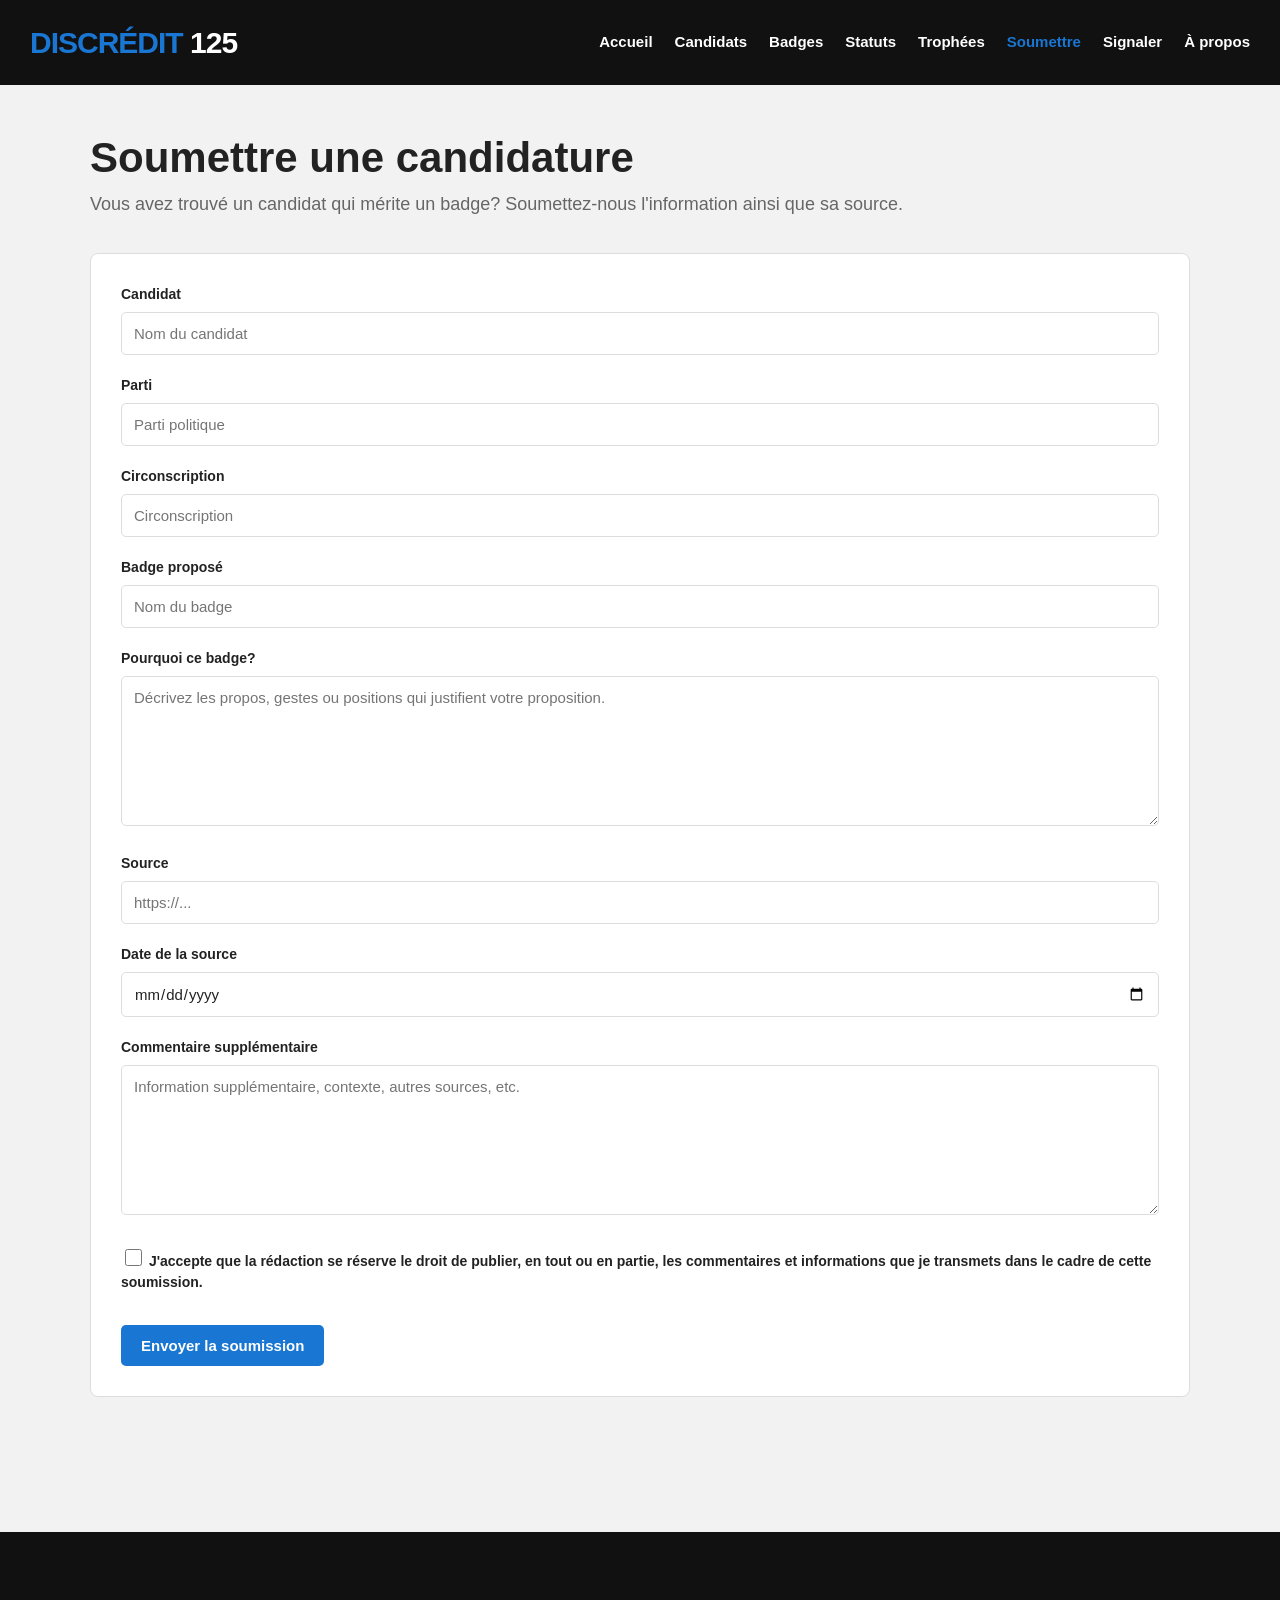
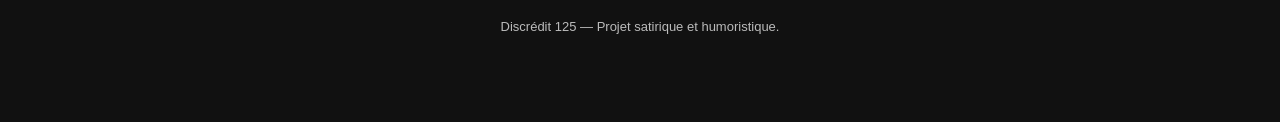
<file: soumettre.html>
<!DOCTYPE html>

<html lang="fr">

<head>
    <meta charset="UTF-8">
    <meta name="viewport" content="width=device-width, initial-scale=1.0">

<title>Soumettre — Discrédit 125</title>

<link rel="stylesheet" href="/styles.css">

<style>

/* =========================================================
   NAVIGATION
========================================================= */

.main-nav .nav-desktop {
    display: flex !important;
    align-items: center;
    gap: 22px;
}

.main-nav .nav-mobile {
    display: none !important;
}

.main-nav .nav-mobile summary {
    display: none !important;
}

@media (max-width: 800px) {

    .main-nav .nav-desktop {
        display: none !important;
    }

    .main-nav .nav-mobile {
        display: flex !important;
        align-items: center;
        justify-content: flex-end;
        gap: 8px;
        position: relative;
        white-space: nowrap;
    }

    .main-nav .nav-mobile > a {
        display: block !important;
        padding: 8px 4px;
        color: #fff;
        text-decoration: none;
        font-size: 14px;
        font-weight: bold;
        white-space: nowrap;
    }

    .main-nav .nav-mobile > a:hover,
    .main-nav .nav-mobile > a.active {
        color: var(--bleu-discredit);
    }

    .main-nav .nav-mobile .nav-more {
        position: relative;
    }

    .main-nav .nav-mobile summary {
        display: block !important;
        list-style: none;
        cursor: pointer;
        color: #fff;
        padding: 8px 4px;
        font-size: 14px;
        font-weight: bold;
        white-space: nowrap;
    }

    .main-nav .nav-mobile summary::-webkit-details-marker {
        display: none;
    }

    .main-nav .nav-mobile summary::after {
        content: "⌄";
        display: inline-block;
        margin-left: 5px;
        font-size: 13px;
        line-height: 1;
        transform: translateY(-1px);
    }

    .main-nav .nav-mobile .nav-more[open] summary::after {
        transform: translateY(1px);
    }

    .main-nav .nav-mobile summary:hover {
        color: var(--bleu-discredit);
    }

    .main-nav .nav-mobile .nav-more-menu {
        position: absolute;
        top: calc(100% + 10px);
        right: 0;
        z-index: 200;
        display: flex !important;
        flex-direction: column;
        gap: 0;
        min-width: 170px;
        padding: 8px 0;
        background: var(--noir);
        border: 1px solid #333;
        border-radius: 8px;
        box-shadow:
            0 8px 25px rgba(0, 0, 0, 0.35);
    }

    .main-nav .nav-mobile .nav-more-menu a {
        display: block !important;
        padding: 10px 14px;
        color: #fff;
        text-decoration: none;
        font-size: 14px;
        font-weight: bold;
        white-space: nowrap;
    }

    .main-nav .nav-mobile .nav-more-menu a:hover {
        background: #222;
        color: var(--bleu-discredit);
    }

}

</style>

</head>

<body>

<header class="site-header">
    <div class="header-inner">

<a href="/" class="logo">
    DISCRÉDIT <span>125</span>
</a>

<nav class="main-nav">

<!-- DESKTOP -->
<div class="nav-desktop">

    <a href="/">
        Accueil
    </a>

    <a href="/personnes.html">
        Candidats
    </a>

    <a href="/badges.html">
        Badges
    </a>

    <a href="/statuts.html">
        Statuts
    </a>

    <a href="/trophees.html">
        Trophées
    </a>

    <a href="/soumettre.html" class="active">
        Soumettre
    </a>

    <a href="/erreur.html">
        Signaler
    </a>

    <a href="/a-propos.html">
        À propos
    </a>

</div>


<!-- MOBILE -->
<div class="nav-mobile">

    <a href="/">
        Accueil
    </a>

    <a href="/personnes.html">
        Candidats
    </a>

    <a href="/badges.html">
        Badges
    </a>

    <details class="nav-more">

        <summary>
            Plus
        </summary>

        <div class="nav-more-menu">

            <a href="/statuts.html">
                Statuts
            </a>

            <a href="/trophees.html">
                Trophées
            </a>

            <a href="/soumettre.html" class="active">
                Soumettre
            </a>

            <a href="/erreur.html">
                Signaler
            </a>

            <a href="/a-propos.html">
                À propos
            </a>

        </div>

    </details>

</div>

</nav>

</div>

</header>

<main class="container">

<section class="page-header">

<h1>Soumettre une candidature</h1>

<p>
    Vous avez trouvé un candidat qui mérite un badge?
    Soumettez-nous l'information ainsi que sa source.
</p>

</section>

<section class="content-card">

<form id="submission-form" novalidate>

<div class="form-group">
    <label for="candidate">
        Candidat
    </label>

    <input
        type="text"
        id="candidate"
        name="candidate"
        placeholder="Nom du candidat"
        autocomplete="off"
        maxlength="150"
        required
    >
</div>


<div class="form-group">
    <label for="party">
        Parti
    </label>

    <input
        type="text"
        id="party"
        name="party"
        placeholder="Parti politique"
        autocomplete="off"
        maxlength="150"
        required
    >
</div>


<div class="form-group">
    <label for="riding">
        Circonscription
    </label>

    <input
        type="text"
        id="riding"
        name="riding"
        placeholder="Circonscription"
        autocomplete="off"
        maxlength="150"
        required
    >
</div>


<div class="form-group">
    <label for="badge">
        Badge proposé
    </label>

    <input
        type="text"
        id="badge"
        name="badge"
        placeholder="Nom du badge"
        autocomplete="off"
        maxlength="150"
        required
    >
</div>


<div class="form-group">
    <label for="description">
        Pourquoi ce badge?
    </label>

    <textarea
        id="description"
        name="description"
        rows="6"
        maxlength="5000"
        placeholder="Décrivez les propos, gestes ou positions qui justifient votre proposition."
        required
    ></textarea>
</div>


<div class="form-group">
    <label for="source">
        Source
    </label>

    <input
        type="url"
        id="source"
        name="source"
        placeholder="https://..."
        maxlength="2000"
        required
    >
</div>


<div class="form-group">
    <label for="date">
        Date de la source
    </label>

    <input
        type="date"
        id="date"
        name="date"
    >
</div>


<div class="form-group">
    <label for="comment">
        Commentaire supplémentaire
    </label>

    <textarea
        id="comment"
        name="comment"
        rows="4"
        maxlength="3000"
        placeholder="Information supplémentaire, contexte, autres sources, etc."
    ></textarea>
</div>


<div class="form-group checkbox-group">

    <label>
        <input
            type="checkbox"
            id="publication"
            name="publication"
            required
        >

        J'accepte que la rédaction se réserve le droit de publier,
        en tout ou en partie, les commentaires et informations
        que je transmets dans le cadre de cette soumission.
    </label>

</div>


<div
    style="
        position: absolute;
        left: -10000px;
        top: auto;
        width: 1px;
        height: 1px;
        overflow: hidden;
    "
    aria-hidden="true"
>

    <label for="website">
        Ne pas remplir ce champ
    </label>

    <input
        type="text"
        id="website"
        name="website"
        tabindex="-1"
        autocomplete="off"
    >

</div>


<button
    type="submit"
    class="button submit-button"
    id="submit-button"
>
    Envoyer la soumission
</button>

</form>

<div
    id="confirmation"
    class="message"
    style="display: none;"
>

<h2>Soumission préparée</h2>

<p>
    Votre courriel de soumission a été préparé.
    Il ne reste qu'à l'envoyer dans votre logiciel de messagerie.
</p>

</div>

<div
    id="form-error"
    class="message"
    style="display: none;"
>

<p id="form-error-text"></p>

</div>

</section>

</main>

<footer class="site-footer">

<div class="container">

<p>
    Discrédit 125 — Projet satirique et humoristique.
</p>

</div>

</footer>

<script>

const formulaire =
    document.getElementById(
        "submission-form"
    );


const confirmation =
    document.getElementById(
        "confirmation"
    );


const erreur =
    document.getElementById(
        "form-error"
    );


const erreurTexte =
    document.getElementById(
        "form-error-text"
    );


const bouton =
    document.getElementById(
        "submit-button"
    );


const champHoneypot =
    document.getElementById(
        "website"
    );


const momentOuverture =
    Date.now();


const DELAI_MINIMUM =
    3000;


let soumissionEffectuee =
    false;


function afficherErreur(
    message
) {

    erreurTexte.textContent =
        message;

    erreur.style.display =
        "block";

}


function cacherErreur() {

    erreur.style.display =
        "none";

    erreurTexte.textContent =
        "";

}


function sourceValide(
    valeur
) {

    try {

        const url =
            new URL(
                valeur
            );


        return (
            url.protocol ===
                "http:" ||

            url.protocol ===
                "https:"
        );

    }
    catch {

        return false;

    }

}


formulaire.addEventListener(
    "submit",
    function(event) {

        event.preventDefault();


        cacherErreur();


        if (
            champHoneypot.value.trim() !==
            ""
        ) {

            afficherErreur(
                "La soumission n'a pas pu être traitée."
            );

            return;

        }


        const tempsEcoule =
            Date.now() -
            momentOuverture;


        if (
            tempsEcoule <
            DELAI_MINIMUM
        ) {

            afficherErreur(
                "Veuillez prendre quelques secondes pour remplir le formulaire."
            );

            return;

        }


        if (
            soumissionEffectuee
        ) {

            return;

        }


        if (
            !formulaire.checkValidity()
        ) {

            formulaire.reportValidity();

            return;

        }


        const source =
            document
                .getElementById(
                    "source"
                )
                .value
                .trim();


        if (
            !sourceValide(
                source
            )
        ) {

            afficherErreur(
                "La source doit être une adresse Web valide commençant par http:// ou https://."
            );

            return;

        }


        const donnees = {

            candidate:
                document
                    .getElementById(
                        "candidate"
                    )
                    .value
                    .trim(),

            party:
                document
                    .getElementById(
                        "party"
                    )
                    .value
                    .trim(),

            riding:
                document
                    .getElementById(
                        "riding"
                    )
                    .value
                    .trim(),

            badge:
                document
                    .getElementById(
                        "badge"
                    )
                    .value
                    .trim(),

            description:
                document
                    .getElementById(
                        "description"
                    )
                    .value
                    .trim(),

            source:
                source,

            date:
                document
                    .getElementById(
                        "date"
                    )
                    .value,

            comment:
                document
                    .getElementById(
                        "comment"
                    )
                    .value
                    .trim(),

            publication:
                document
                    .getElementById(
                        "publication"
                    )
                    .checked

        };


        soumissionEffectuee =
            true;


        bouton.disabled =
            true;


        const sujet =
            "Soumission de badge — " +
            donnees.candidate;


        const corps =
            "CANDIDAT\n" +
            donnees.candidate +
            "\n\n" +

            "PARTI\n" +
            donnees.party +
            "\n\n" +

            "CIRCONSCRIPTION\n" +
            donnees.riding +
            "\n\n" +

            "BADGE PROPOSÉ\n" +
            donnees.badge +
            "\n\n" +

            "POURQUOI CE BADGE?\n" +
            donnees.description +
            "\n\n" +

            "SOURCE\n" +
            donnees.source +
            "\n\n" +

            "DATE DE LA SOURCE\n" +
            (
                donnees.date ||
                "Non précisée"
            ) +
            "\n\n" +

            "COMMENTAIRE SUPPLÉMENTAIRE\n" +
            (
                donnees.comment ||
                "Aucun"
            ) +
            "\n\n" +

            "AUTORISATION DE PUBLICATION\n" +
            "Oui";


        const lienCourriel =
            "mailto:contact@discredit125.com" +
            "?subject=" +
            encodeURIComponent(
                sujet
            ) +
            "&body=" +
            encodeURIComponent(
                corps
            );


        formulaire.style.display =
            "none";


        confirmation.style.display =
            "block";


        window.location.href =
            lienCourriel;

    }
);

</script>

</body>
</html>
</file>
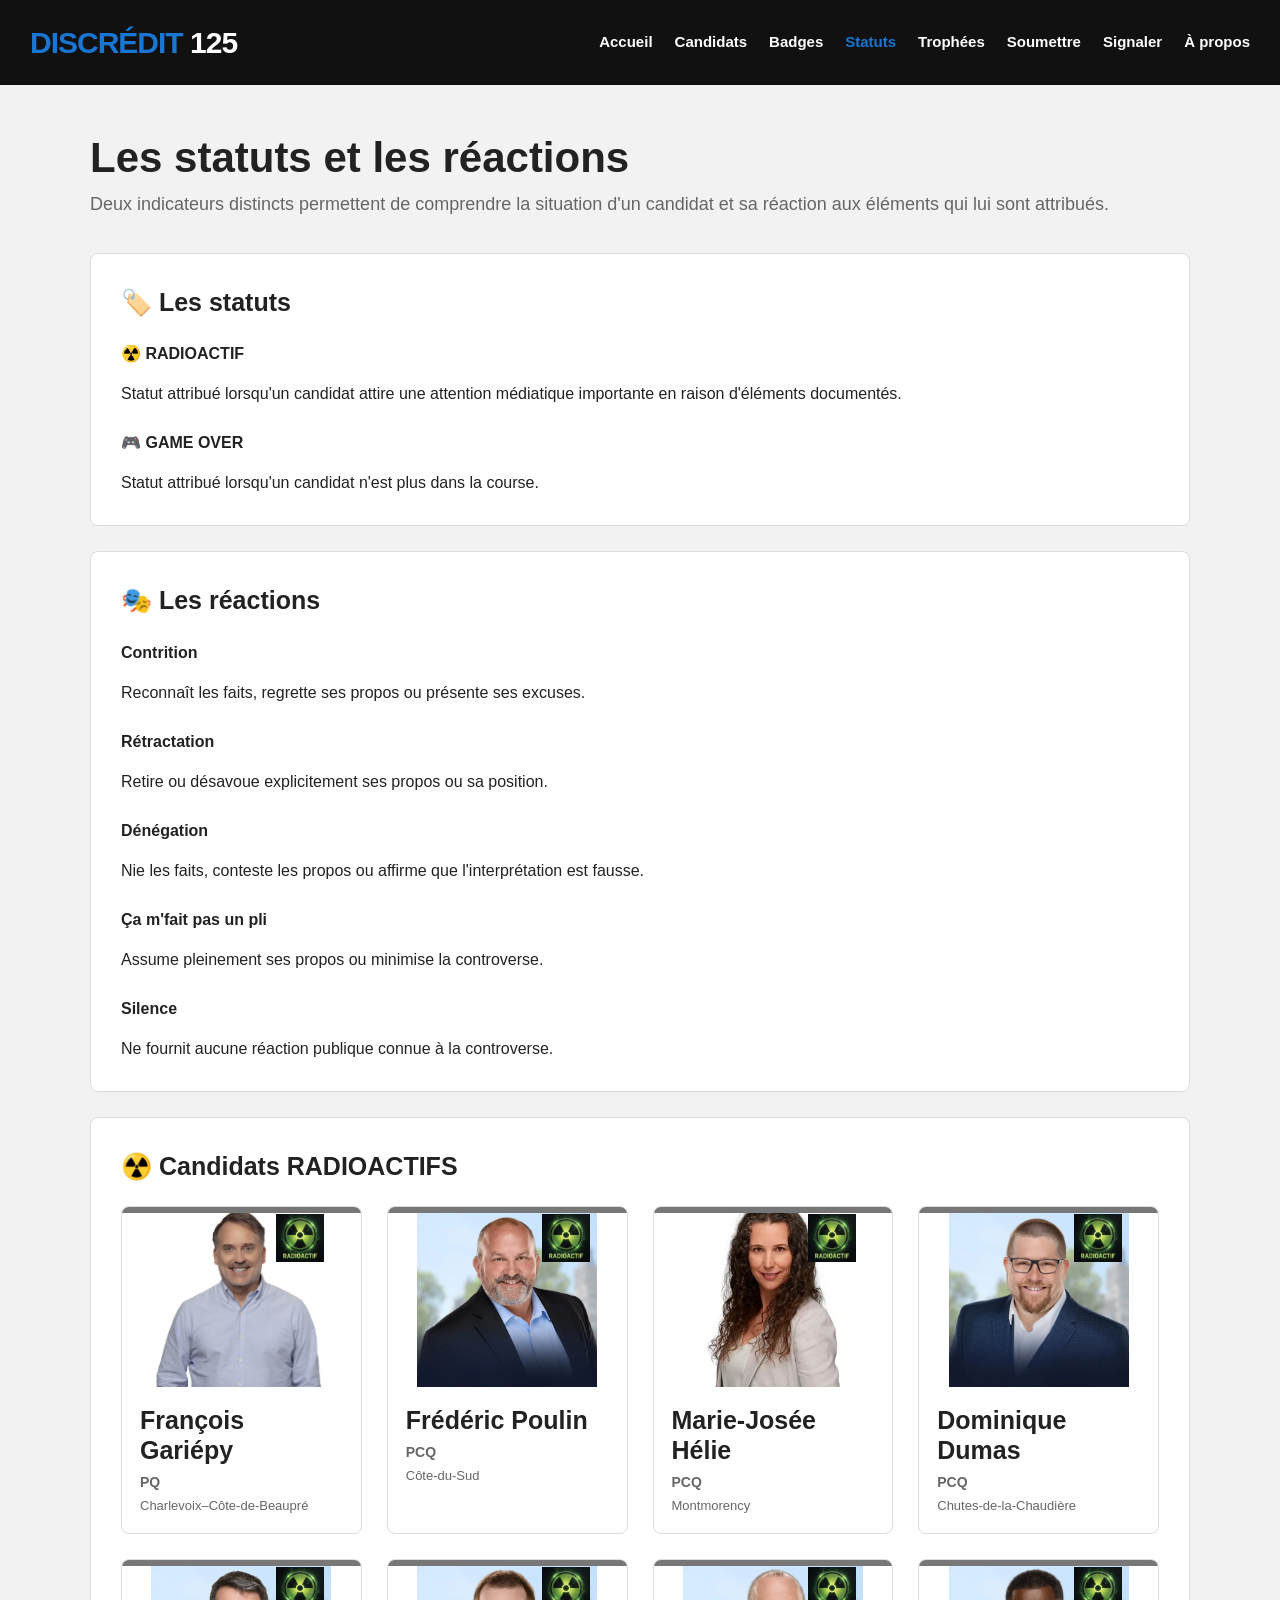
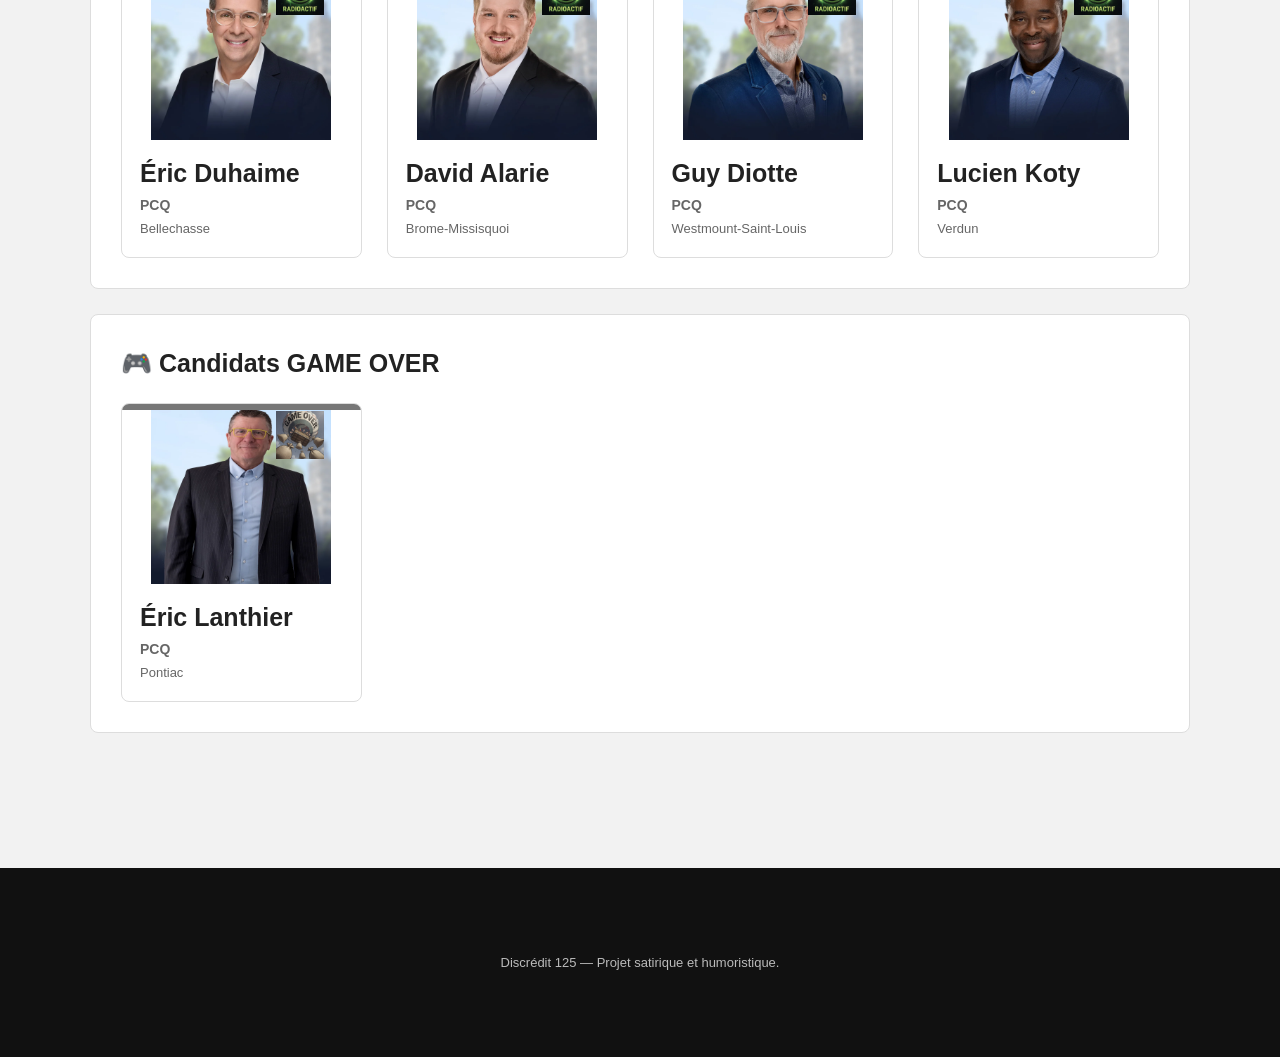
<file: statuts.html>
<!DOCTYPE html>

<html lang="fr">

<head>

<meta charset="UTF-8">
<meta name="viewport" content="width=device-width, initial-scale=1.0">

<title>Statuts — Discrédit 125</title>

<link rel="stylesheet" href="/styles.css">

<style>

/* =========================================================
   NAVIGATION
========================================================= */

.main-nav .nav-desktop {
    display: flex !important;
    align-items: center;
    gap: 22px;
}

.main-nav .nav-mobile {
    display: none !important;
}

.main-nav .nav-mobile summary {
    display: none !important;
}

@media (max-width: 800px) {

    .main-nav .nav-desktop {
        display: none !important;
    }

    .main-nav .nav-mobile {
        display: flex !important;
        align-items: center;
        justify-content: flex-end;
        gap: 8px;
        position: relative;
        white-space: nowrap;
    }

    .main-nav .nav-mobile > a {
        display: block !important;
        padding: 8px 4px;
        color: #fff;
        text-decoration: none;
        font-size: 14px;
        font-weight: bold;
        white-space: nowrap;
    }

    .main-nav .nav-mobile > a:hover,
    .main-nav .nav-mobile > a.active {
        color: var(--bleu-discredit);
    }

    .main-nav .nav-mobile .nav-more {
        position: relative;
    }

    .main-nav .nav-mobile summary {
        display: block !important;
        list-style: none;
        cursor: pointer;
        color: #fff;
        padding: 8px 4px;
        font-size: 14px;
        font-weight: bold;
        white-space: nowrap;
    }

    .main-nav .nav-mobile summary::-webkit-details-marker {
        display: none;
    }

    .main-nav .nav-mobile summary::after {
        content: "⌄";
        display: inline-block;
        margin-left: 5px;
        font-size: 13px;
        line-height: 1;
        transform: translateY(-1px);
    }

    .main-nav .nav-mobile .nav-more[open] summary::after {
        transform: translateY(1px);
    }

    .main-nav .nav-mobile summary:hover {
        color: var(--bleu-discredit);
    }

    .main-nav .nav-mobile .nav-more-menu {
        position: absolute;
        top: calc(100% + 10px);
        right: 0;
        z-index: 200;
        display: flex !important;
        flex-direction: column;
        gap: 0;
        min-width: 170px;
        padding: 8px 0;
        background: var(--noir);
        border: 1px solid #333;
        border-radius: 8px;
        box-shadow:
            0 8px 25px rgba(0, 0, 0, 0.35);
    }

    .main-nav .nav-mobile .nav-more-menu a {
        display: block !important;
        padding: 10px 14px;
        color: #fff;
        text-decoration: none;
        font-size: 14px;
        font-weight: bold;
        white-space: nowrap;
    }

    .main-nav .nav-mobile .nav-more-menu a:hover,
    .main-nav .nav-mobile .nav-more-menu a.active {
        background: #222;
        color: var(--bleu-discredit);
    }

}

.reaction-list {
    display: flex;
    flex-direction: column;
    gap: 25px;
}

.statut-modal {
    position: fixed;
    inset: 0;
    z-index: 1000;
    display: none;
    align-items: center;
    justify-content: center;
    padding: 20px;
    background: rgba(0, 0, 0, 0.75);
}

.statut-modal.active {
    display: flex;
}

.statut-modal-window {
    position: relative;
    width: min(1100px, 95vw);
    height: min(850px, 92vh);
    background: #fff;
    border-radius: 12px;
    overflow: hidden;
    box-shadow: 0 20px 60px rgba(0, 0, 0, 0.4);
}

.statut-modal-close {
    position: absolute;
    top: 10px;
    right: 10px;
    z-index: 10;
    width: 40px;
    height: 40px;
    border: none;
    border-radius: 50%;
    background: #fff;
    color: #111;
    font-size: 28px;
    line-height: 1;
    cursor: pointer;
    box-shadow: 0 2px 8px rgba(0, 0, 0, 0.25);
}

.statut-modal-close:hover {
    background: #eee;
}

#statut-modal-frame {
    width: 100%;
    height: 100%;
    border: none;
}

@media (max-width: 700px) {

    .statut-modal {
        padding: 10px;
    }

    .statut-modal-window {
        width: 100%;
        height: 95vh;
        border-radius: 8px;
    }

}

</style>

</head>

<body>

<header class="site-header">

<div class="header-inner">

<a href="/" class="logo">
DISCRÉDIT <span>125</span>
</a>

<nav class="main-nav">

    <!-- DESKTOP -->

    <div class="nav-desktop">

        <a href="/">
            Accueil
        </a>

        <a href="/personnes.html">
            Candidats
        </a>

        <a href="/badges.html">
            Badges
        </a>

        <a href="/statuts.html" class="active">
            Statuts
        </a>

        <a href="/trophees.html">
            Trophées
        </a>

        <a href="/soumettre.html">
            Soumettre
        </a>

        <a href="/erreur.html">
            Signaler
        </a>

        <a href="/a-propos.html">
            À propos
        </a>

    </div>


    <!-- MOBILE -->

    <div class="nav-mobile">

        <a href="/">
            Accueil
        </a>

        <a href="/personnes.html">
            Candidats
        </a>

        <a href="/badges.html">
            Badges
        </a>

        <details class="nav-more">

            <summary>
                Plus
            </summary>

            <div class="nav-more-menu">

                <a href="/statuts.html" class="active">
                    Statuts
                </a>

                <a href="/trophees.html">
                    Trophées
                </a>

                <a href="/soumettre.html">
                    Soumettre
                </a>

                <a href="/erreur.html">
                    Signaler
                </a>

                <a href="/a-propos.html">
                    À propos
                </a>

            </div>

        </details>

    </div>

</nav>

</div>

</header>

<main class="container">

<section class="page-header">

<h1>Les statuts et les réactions</h1>

<p>
Deux indicateurs distincts permettent de comprendre la situation
d'un candidat et sa réaction aux éléments qui lui sont attribués.
</p>

</section>

<section class="content-card">

<h2>🏷️ Les statuts</h2>

<div class="reaction-list">

<div class="reaction">

<strong>☢️ RADIOACTIF</strong>

<p>
Statut attribué lorsqu'un candidat attire une attention
médiatique importante en raison d'éléments documentés.
</p>

</div>

<div class="reaction">

<strong>🎮 GAME OVER</strong>

<p>
Statut attribué lorsqu'un candidat n'est plus dans la course.
</p>

</div>

</div>

</section>

<section class="content-card">

<h2>🎭 Les réactions</h2>

<div class="reaction-list" id="reactions">

<div class="message">
Chargement des réactions...
</div>

</div>

</section>

<section class="content-card">

<h2>☢️ Candidats RADIOACTIFS</h2>

<div class="candidates-grid" id="radioactifs"></div>

<div class="message" id="radioactifs-vide" style="display:none;">
Aucun candidat ne possède actuellement ce statut.
</div>

</section>

<section class="content-card">

<h2>🎮 Candidats GAME OVER</h2>

<div class="candidates-grid" id="game-over"></div>

<div class="message" id="game-over-vide" style="display:none;">
Aucun candidat ne possède actuellement ce statut.
</div>

</section>

</main>

<footer class="site-footer">

<div class="container">

<p>
Discrédit 125 — Projet satirique et humoristique.
</p>

</div>

</footer>

<!-- MODALE CANDIDAT -->

<div
    id="statut-modal"
    class="statut-modal"
>

<div class="statut-modal-window">

<button
id="statut-modal-close"
class="statut-modal-close"
aria-label="Fermer"
>

×

</button>

<iframe
    id="statut-modal-frame"
    title="Détail du candidat"
></iframe>

</div>

</div>

<script>

function parserCSV(texte){

    texte =
        texte.replace(/^\uFEFF/,"");

    const lignes =
        texte.split(/\r?\n/)
        .filter(
            ligne => ligne.trim() !== ""
        );

    if(lignes.length === 0){
        return [];
    }

    function parserLigne(ligne){

        const valeurs = [];

        let valeur = "";

        let entreGuillemets = false;

        for(
            let i = 0;
            i < ligne.length;
            i++
        ){

            const caractere =
                ligne[i];

            if(caractere === '"'){

                if(
                    entreGuillemets &&
                    ligne[i + 1] === '"'
                ){

                    valeur += '"';

                    i++;

                }else{

                    entreGuillemets =
                        !entreGuillemets;

                }

            }

            else if(
                caractere === ";" &&
                !entreGuillemets
            ){

                valeurs.push(valeur);

                valeur = "";

            }

            else{

                valeur += caractere;

            }

        }

        valeurs.push(valeur);

        return valeurs;

    }

    const entetes =
        parserLigne(lignes[0])
        .map(
            x => x.trim()
        );

    return lignes.slice(1).map(ligne => {

        const valeurs =
            parserLigne(ligne);

        const objet = {};

        entetes.forEach(
            (entete,index) => {

                objet[entete] =
                    (valeurs[index] || "").trim();

            }
        );

        return objet;

    });

}

async function chargerCSV(url){

    const reponse =
        await fetch(url);

    if(!reponse.ok){

        throw new Error(
            "Impossible de charger " + url
        );

    }

    return parserCSV(
        await reponse.text()
    );

}

function normaliserStatut(statut){

    return (statut || "")
        .normalize("NFD")
        .replace(/[\u0300-\u036f]/g, "")
        .trim()
        .toUpperCase();

}

function creerStatut(statut){

    const valeur =
        normaliserStatut(statut);

    if(
        valeur !== "RADIOACTIF" &&
        !valeur.includes("GAME OVER")
    ){

        return null;

    }

    const image =
        document.createElement("img");

    image.className =
        "candidate-status";

    image.alt =
        valeur;

    image.title =
        valeur;

    image.src =

        valeur === "RADIOACTIF"

        ? "/images/statuts/radioactif.webp"

        : "/images/statuts/game_over.webp";

    return image;

}

function ouvrirPersonne(personneId){

    const modal =
        document.getElementById(
            "statut-modal"
        );

    const frame =
        document.getElementById(
            "statut-modal-frame"
        );

    frame.src =
        "/individus.html#" +
        encodeURIComponent(
            personneId
        );

    modal.classList.add(
        "active"
    );

    document.body.style.overflow =
        "hidden";

}

function fermerPersonne(){

    const modal =
        document.getElementById(
            "statut-modal"
        );

    const frame =
        document.getElementById(
            "statut-modal-frame"
        );

    modal.classList.remove(
        "active"
    );

    frame.src =
        "";

    document.body.style.overflow =
        "";

}

function afficherReactions(reactions){

    const conteneur =
        document.getElementById(
            "reactions"
        );

    conteneur.innerHTML = "";

    if(reactions.length === 0){

        conteneur.innerHTML =
            '<div class="message">Aucune réaction disponible.</div>';

        return;

    }

    reactions.forEach(
        reaction => {

            const bloc =
                document.createElement("div");

            bloc.className =
                "reaction";

            const nom =
                document.createElement("strong");

            nom.textContent =
                reaction.nom;

            const description =
                document.createElement("p");

            description.textContent =
                reaction.description;

            bloc.appendChild(nom);

            bloc.appendChild(description);

            conteneur.appendChild(bloc);

        }
    );

}

function creerCarteCandidat(personne){

    const carte =
        document.createElement("a");

    carte.className =
        "candidate-card";

    const personneId =
        String(
            personne.personne_id || ""
        ).trim();

    carte.href =
        "#";

    carte.addEventListener(
        "click",
        function(event){

            event.preventDefault();

            ouvrirPersonne(
                personneId
            );

        }
    );

    const photoContainer =
        document.createElement("div");

    photoContainer.className =
        "candidate-photo-container";

    if(personneId){

        const image =
            document.createElement("img");

        image.className =
            "candidate-photo";

        image.src =
            "/images/personnes/" +
            encodeURIComponent(
                personneId
            ) +
            ".webp";

        image.alt =
            personne.nom;

        image.loading =
            "lazy";

        image.onerror =
            function(){

                const placeholder =
                    document.createElement("div");

                placeholder.className =
                    "candidate-photo-placeholder";

                placeholder.textContent =
                    "?";

                this.replaceWith(
                    placeholder
                );

            };

        photoContainer.appendChild(
            image
        );

    }else{

        const placeholder =
            document.createElement("div");

        placeholder.className =
            "candidate-photo-placeholder";

        placeholder.textContent =
            "?";

        photoContainer.appendChild(
            placeholder
        );

    }

    const statut =
        creerStatut(
            personne.statut
        );

    if(statut){

        photoContainer.appendChild(
            statut
        );

    }

    carte.appendChild(
        photoContainer
    );

    const contenu =
        document.createElement("div");

    contenu.className =
        "candidate-info";

    const nom =
        document.createElement("h2");

    nom.className =
        "candidate-name";

    nom.textContent =
        personne.nom;

    const parti =
        document.createElement("div");

    parti.className =
        "candidate-party";

    parti.textContent =
        personne.parti;

    const circo =
        document.createElement("div");

    circo.className =
        "candidate-riding";

    circo.textContent =
        personne.circonscription;

    contenu.appendChild(nom);

    contenu.appendChild(parti);

    contenu.appendChild(circo);

    carte.appendChild(
        contenu
    );

    return carte;

}

function afficherCandidats(
    candidats,
    conteneurId,
    messageId
){

    const conteneur =
        document.getElementById(
            conteneurId
        );

    const message =
        document.getElementById(
            messageId
        );

    conteneur.innerHTML =
        "";

    if(candidats.length === 0){

        message.style.display =
            "block";

        return;

    }

    message.style.display =
        "none";

    candidats.forEach(
        personne => {

            conteneur.appendChild(
                creerCarteCandidat(
                    personne
                )
            );

        }
    );

}

async function initialiser(){

    try{

        const personnes =
            await chargerCSV(
                "/data/personnes.csv"
            );

        console.log(
            "Personnes chargées :",
            personnes.length
        );

        const reactions =
            await chargerCSV(
                "/data/reactions.csv"
            );

        console.log(
            "Réactions chargées :",
            reactions.length
        );

        afficherReactions(
            reactions
        );

        const radioactifs =
            personnes.filter(
                personne =>
                    normaliserStatut(
                        personne.statut
                    ) === "RADIOACTIF"
            );

        const gameOver =
            personnes.filter(
                personne => {

                    const statut =
                        normaliserStatut(
                            personne.statut
                        );

                    return statut.includes(
                        "GAME OVER"
                    );

                }
            );

        console.log(
            "Radioactifs :",
            radioactifs.length
        );

        console.log(
            "Game Over :",
            gameOver.length
        );

        afficherCandidats(

            radioactifs,

            "radioactifs",

            "radioactifs-vide"

        );

        afficherCandidats(

            gameOver,

            "game-over",

            "game-over-vide"

        );

    }

    catch(erreur){

        console.error(
            "Erreur chargement statuts :",
            erreur
        );

        document.getElementById(
            "radioactifs"
        ).innerHTML =

            '<div class="message">Impossible de charger les candidats radioactifs.</div>';

        document.getElementById(
            "game-over"
        ).innerHTML =

            '<div class="message">Impossible de charger les candidats GAME OVER.</div>';

        document.getElementById(
            "reactions"
        ).innerHTML =

            '<div class="message">Impossible de charger les réactions.</div>';

    }

}

document
    .getElementById(
        "statut-modal-close"
    )
    .addEventListener(
        "click",
        fermerPersonne
    );

document
    .getElementById(
        "statut-modal"
    )
    .addEventListener(
        "click",
        function(event){

            if(
                event.target === this
            ){

                fermerPersonne();

            }

        }
    );

document.addEventListener(
    "keydown",
    function(event){

        if(
            event.key === "Escape"
        ){

            const modal =
                document.getElementById(
                    "statut-modal"
                );

            if(
                modal.classList.contains(
                    "active"
                )
            ){

                fermerPersonne();

            }

        }

    }
);

initialiser();

</script>

</body>

</html>
</file>
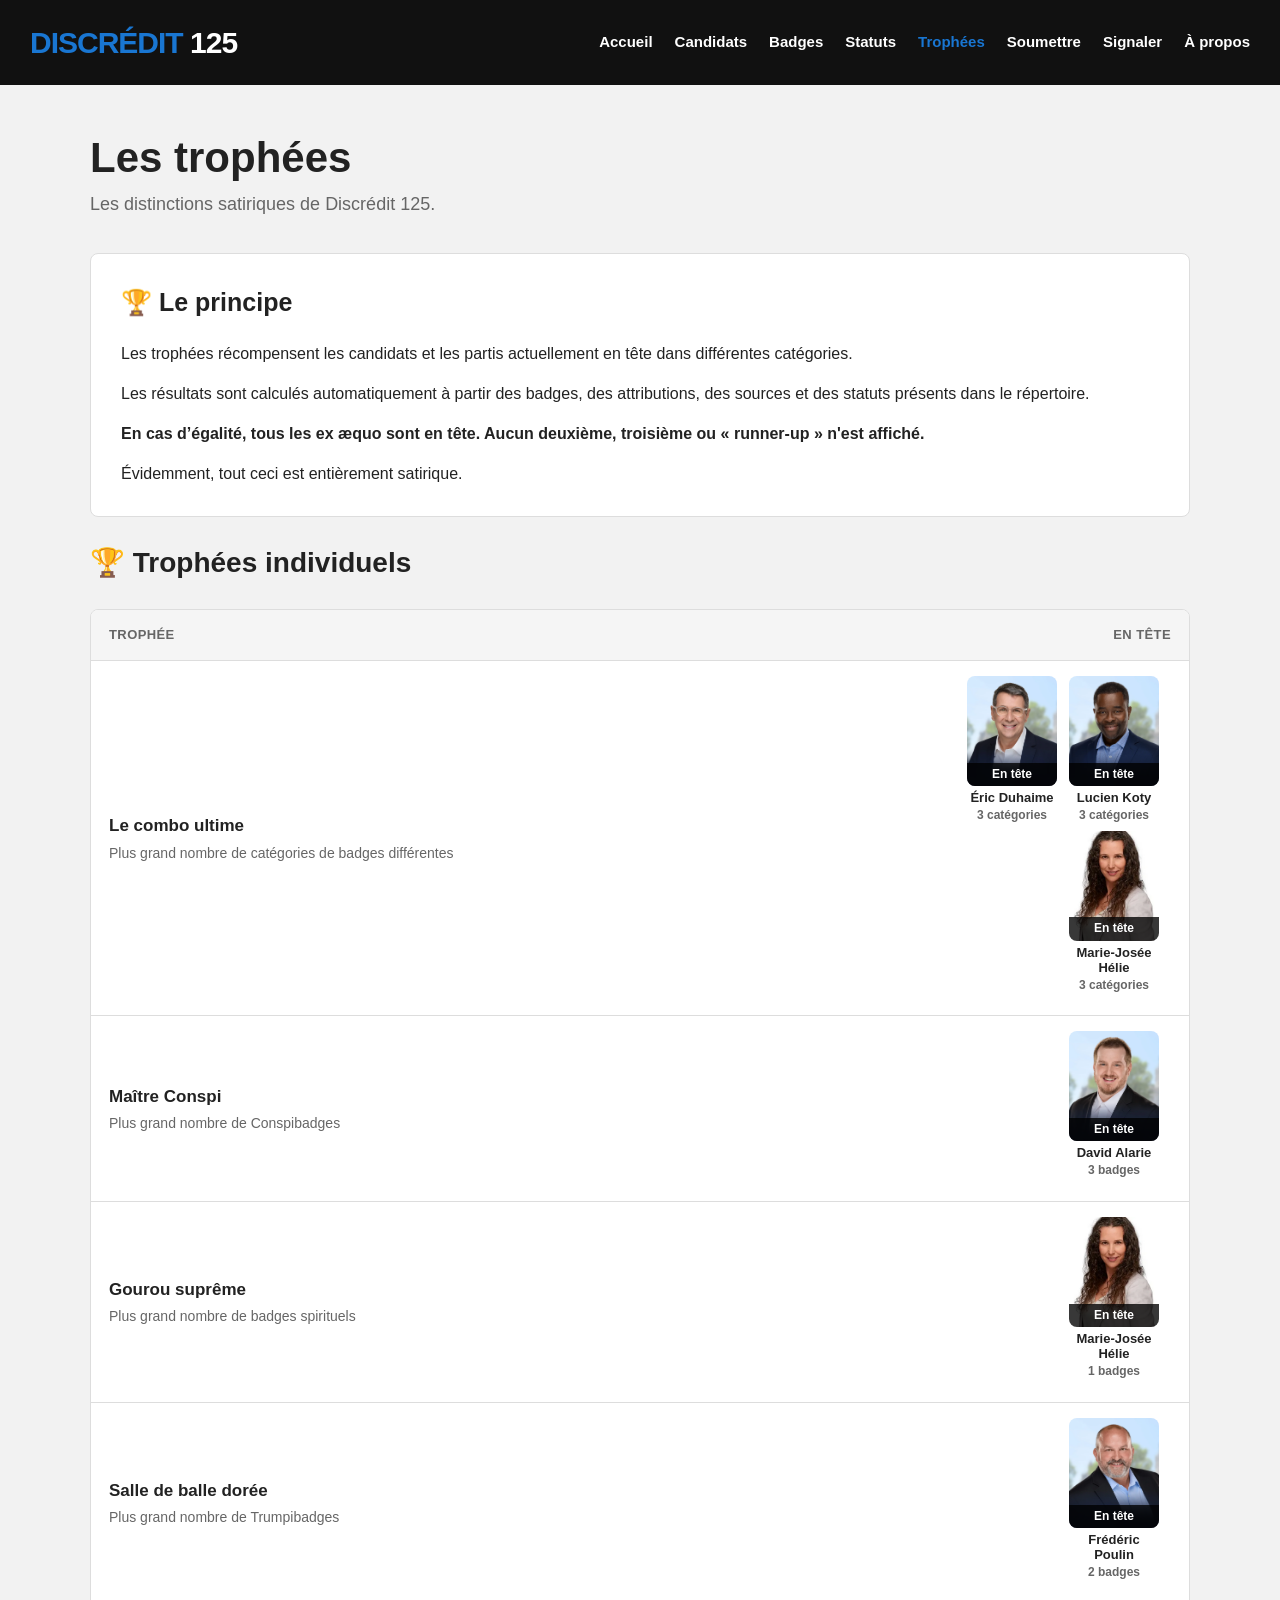
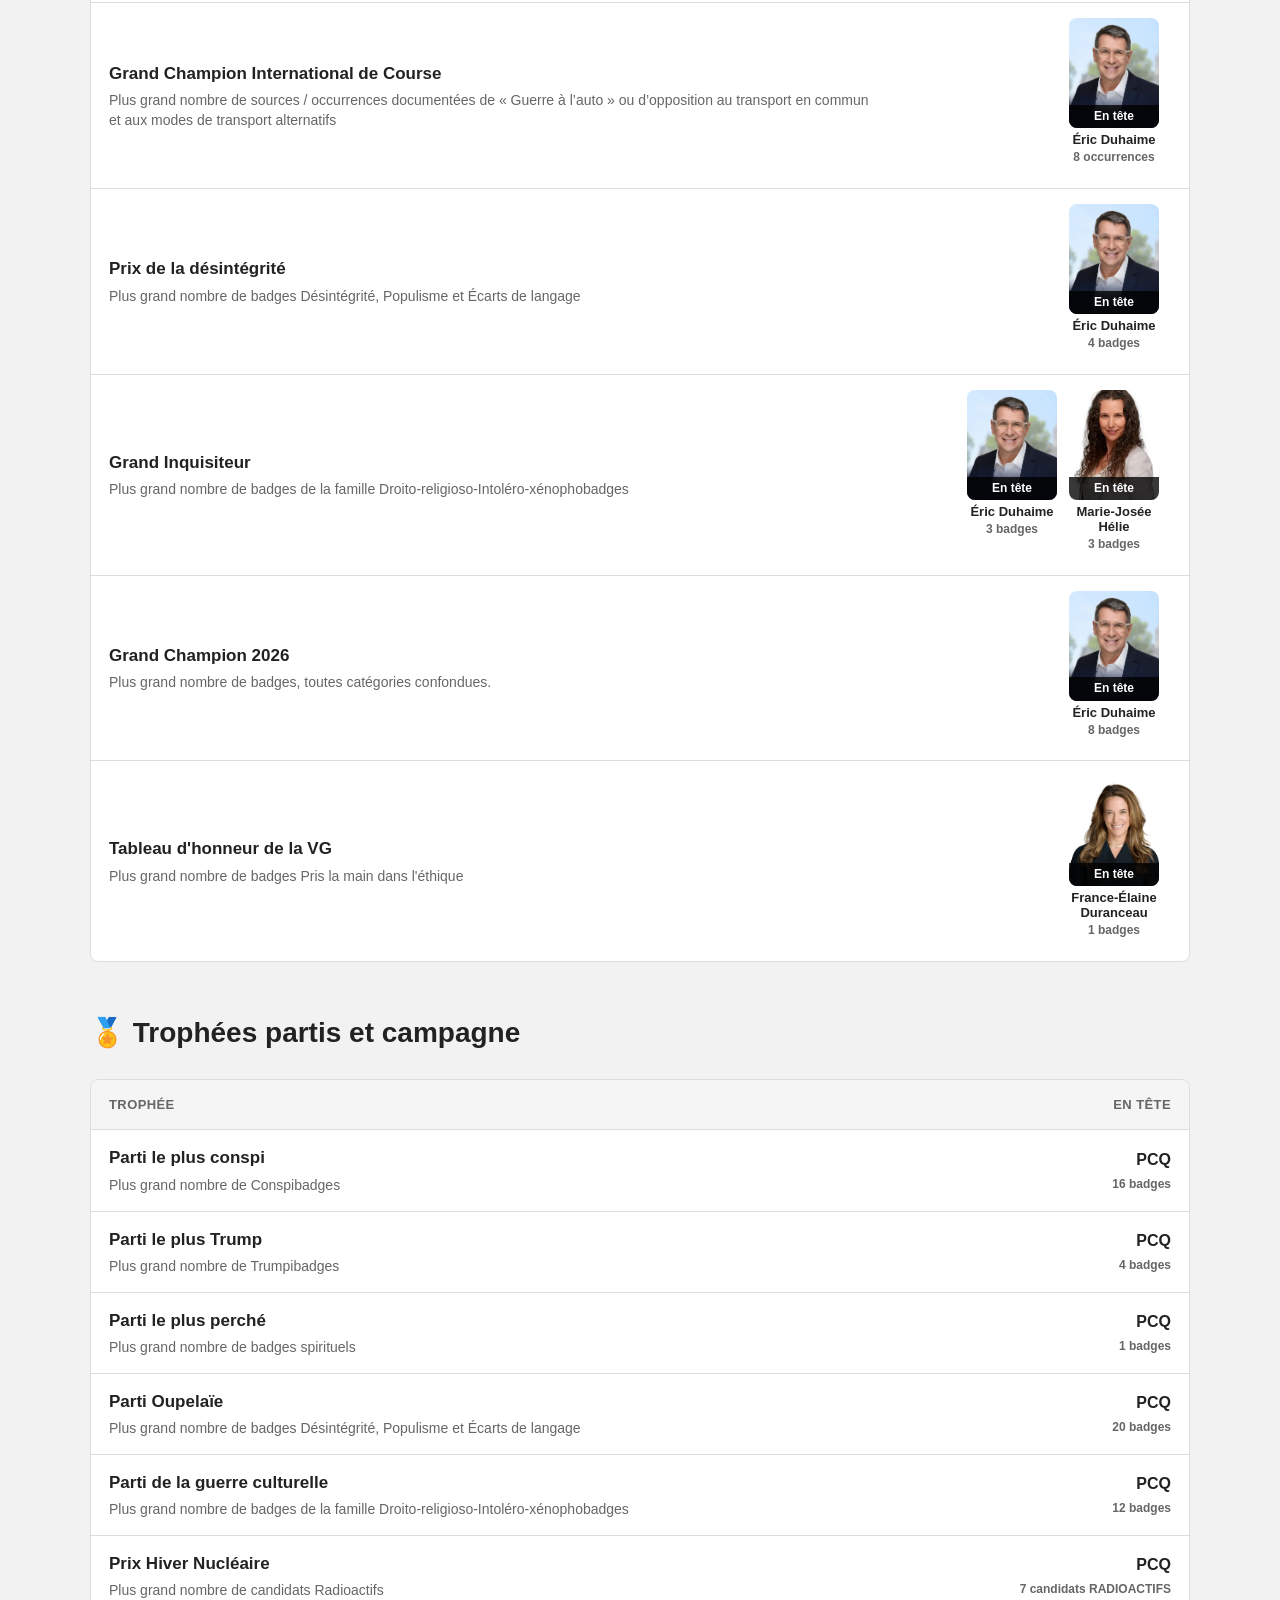
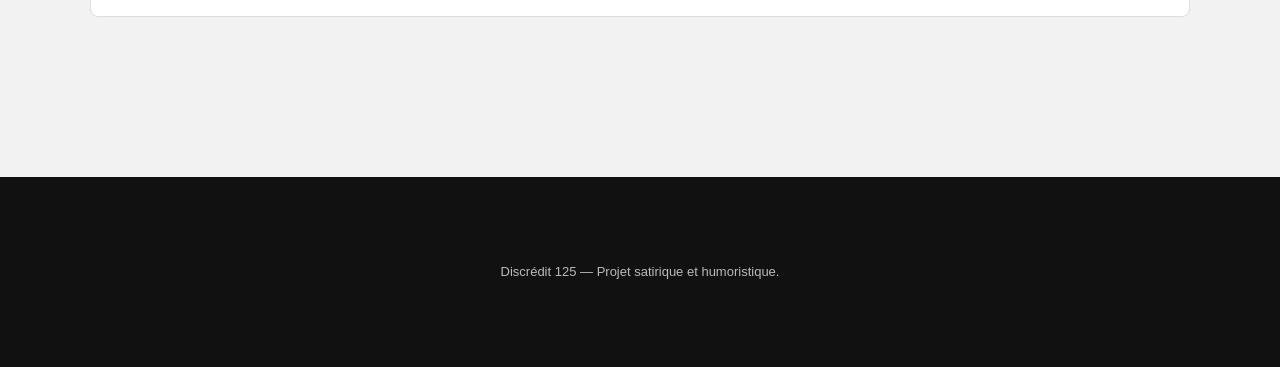
<file: trophees.html>
<!DOCTYPE html>

<html lang="fr">

<head>

<meta charset="UTF-8">
<meta name="viewport" content="width=device-width, initial-scale=1.0">

<title>Trophées — Discrédit 125</title>

<link rel="stylesheet" href="/styles.css">

<style>

    /* =====================================================
       NAVIGATION
       ===================================================== */

    .main-nav .nav-desktop {
        display: flex !important;
        align-items: center;
        gap: 22px;
    }

    .main-nav .nav-mobile {
        display: none !important;
    }

    .main-nav .nav-mobile summary {
        display: none !important;
    }

    @media (max-width: 800px) {

        .main-nav .nav-desktop {
            display: none !important;
        }

        .main-nav .nav-mobile {
            display: flex !important;
            align-items: center;
            justify-content: flex-end;
            gap: 8px;
            position: relative;
            white-space: nowrap;
        }

        .main-nav .nav-mobile > a {
            display: block !important;
            padding: 8px 4px;
            color: #fff;
            text-decoration: none;
            font-size: 14px;
            font-weight: bold;
            white-space: nowrap;
        }

        .main-nav .nav-mobile > a:hover,
        .main-nav .nav-mobile > a.active {
            color: var(--bleu-discredit);
        }

        .main-nav .nav-mobile .nav-more {
            position: relative;
        }

        .main-nav .nav-mobile summary {
            display: block !important;
            list-style: none;
            cursor: pointer;
            color: #fff;
            padding: 8px 4px;
            font-size: 14px;
            font-weight: bold;
            white-space: nowrap;
        }

        .main-nav .nav-mobile summary::-webkit-details-marker {
            display: none;
        }

        .main-nav .nav-mobile summary::after {
            content: "⌄";
            display: inline-block;
            margin-left: 5px;
            font-size: 13px;
            line-height: 1;
            transform: translateY(-1px);
        }

        .main-nav .nav-mobile[open] summary::after {
            transform: translateY(1px);
        }

        .main-nav .nav-mobile summary:hover {
            color: var(--bleu-discredit);
        }

        .main-nav .nav-mobile .nav-more-menu {
            position: absolute;
            top: calc(100% + 10px);
            right: 0;
            z-index: 200;
            display: flex !important;
            flex-direction: column;
            gap: 0;
            min-width: 170px;
            padding: 8px 0;
            background: var(--noir);
            border: 1px solid #333;
            border-radius: 8px;
            box-shadow:
                0 8px 25px rgba(0, 0, 0, 0.35);
        }

        .main-nav .nav-mobile .nav-more-menu a {
            display: block !important;
            padding: 10px 14px;
            color: #fff;
            text-decoration: none;
            font-size: 14px;
            font-weight: bold;
            white-space: nowrap;
        }

        .main-nav .nav-mobile .nav-more-menu a:hover {
            background: #222;
            color: var(--bleu-discredit);
        }

    }


    .trophy-section {
        margin-bottom: 50px;
    }

    .trophy-table-wrapper {
        background: var(--blanc);
        border: 1px solid var(--bordure);
        border-radius: 8px;
        overflow: hidden;
    }

    .trophy-table {
        width: 100%;
        border-collapse: collapse;
    }

    .trophy-table th,
    .trophy-table td {
        padding: 15px 18px;
        border-bottom: 1px solid var(--bordure);
        vertical-align: middle;
    }

    .trophy-table th {
        background: #f5f5f5;
        font-size: 13px;
        font-weight: 900;
        text-transform: uppercase;
        letter-spacing: 0.4px;
        color: var(--gris);
        text-align: left;
    }

    .trophy-table th:last-child,
    .trophy-table td:last-child {
        text-align: right;
    }

    .trophy-table tr:last-child td {
        border-bottom: none;
    }

    .trophy-name {
        font-weight: 900;
        font-size: 17px;
    }

    .trophy-criterion {
        display: block;
        margin-top: 5px;
        color: var(--gris);
        font-size: 14px;
        line-height: 1.4;
    }

    .trophy-winner,
    .trophy-party {
        font-weight: 900;
    }

    .trophy-score {
        display: block;
        margin-left: 0;
        margin-top: 3px;
        color: var(--gris);
        font-size: 12px;
        font-weight: 700;
        white-space: nowrap;
    }

    .trophy-editorial {
        color: var(--gris);
        font-style: italic;
        font-weight: 700;
    }

    .trophy-table a {
        text-decoration: none;
        font-weight: 900;
    }

    .trophy-table a:hover {
        text-decoration: underline;
    }

    .trophy-winner-person {
        display: inline-flex;
        flex-direction: column;
        align-items: center;
        vertical-align: top;
        margin-right: 12px;
        margin-bottom: 8px;
        text-decoration: none !important;
        cursor: pointer;
    }

    .trophy-winner-photo-wrapper {
        position: relative;
        width: 90px;
        height: 110px;
        overflow: hidden;
        border-radius: 8px;
        background: #eee;
    }

    .trophy-winner-photo {
        width: 100%;
        height: 100%;
        object-fit: cover;
        display: block;
    }

    .trophy-winner-label {
        position: absolute;
        left: 0;
        right: 0;
        bottom: 0;
        padding: 5px 4px;
        background: rgba(0, 0, 0, 0.78);
        color: #fff;
        font-size: 12px;
        font-weight: 900;
        text-align: center;
        line-height: 1.1;
    }

    .trophy-winner-name {
        margin-top: 5px;
        max-width: 90px;
        color: inherit;
        font-size: 13px;
        font-weight: 900;
        line-height: 1.15;
        text-align: center;
        overflow-wrap: anywhere;
    }

    .trophy-winner-person:hover .trophy-winner-name {
        text-decoration: underline;
    }


    /* =========================================================
       FENÊTRE MODALE PERSONNE
       ========================================================= */

    .statut-modal {
        position: fixed;
        inset: 0;
        z-index: 1000;
        display: none;
        align-items: center;
        justify-content: center;
        padding: 20px;
        background: rgba(0, 0, 0, 0.75);
    }

    .statut-modal.active {
        display: flex;
    }

    .statut-modal-window {
        position: relative;
        width: min(1100px, 95vw);
        height: min(850px, 92vh);
        background: #fff;
        border-radius: 12px;
        overflow: hidden;
        box-shadow: 0 20px 60px rgba(0, 0, 0, 0.4);
    }

    .statut-modal-close {
        position: absolute;
        top: 10px;
        right: 10px;
        z-index: 10;
        width: 40px;
        height: 40px;
        border: none;
        border-radius: 50%;
        background: #fff;
        color: #111;
        font-size: 28px;
        line-height: 1;
        cursor: pointer;
        box-shadow: 0 2px 8px rgba(0, 0, 0, 0.25);
    }

    .statut-modal-close:hover {
        background: #eee;
    }

    #statut-modal-frame {
        width: 100%;
        height: 100%;
        border: none;
    }


    /* =========================================================
       MOBILE — TABLEAU DES TROPHÉES
       ========================================================= */

    @media (max-width: 800px) {

        .trophy-table-wrapper {
            overflow: hidden;
        }

        .trophy-table {
            width: 100%;
            min-width: 0;
            display: block;
        }

        .trophy-table thead {
            display: none;
        }

        .trophy-table tbody {
            display: block;
            width: 100%;
        }

        .trophy-table tr {
            display: block;
            width: 100%;
            box-sizing: border-box;
            padding: 15px 0;
            border-bottom: 1px solid var(--bordure);
        }

        .trophy-table tr:last-child {
            border-bottom: none;
        }

        .trophy-table td {
            display: block;
            width: 100%;
            box-sizing: border-box;
            padding: 5px 15px;
            border-bottom: none;
        }

        .trophy-table td:last-child {
            text-align: left;
            padding-top: 12px;
        }

        .trophy-winner-person {
            margin-right: 8px;
        }

    }


    @media (max-width: 700px) {

        .statut-modal {
            padding: 10px;
        }

        .statut-modal-window {
            width: 100%;
            height: 95vh;
            border-radius: 8px;
        }

    }

</style>

</head>


<body>


<header class="site-header">

<div class="header-inner">

<a href="/" class="logo">
    DISCRÉDIT <span>125</span>
</a>

<nav class="main-nav">

    <!-- DESKTOP -->

    <div class="nav-desktop">

        <a href="/">
            Accueil
        </a>

        <a href="/personnes.html">
            Candidats
        </a>

        <a href="/badges.html">
            Badges
        </a>

        <a href="/statuts.html">
            Statuts
        </a>

        <a href="/trophees.html" class="active">
            Trophées
        </a>

        <a href="/soumettre.html">
            Soumettre
        </a>

        <a href="/erreur.html">
            Signaler
        </a>

        <a href="/a-propos.html">
            À propos
        </a>

    </div>


    <!-- MOBILE -->

    <div class="nav-mobile">

        <a href="/">
            Accueil
        </a>

        <a href="/personnes.html">
            Candidats
        </a>

        <a href="/badges.html">
            Badges
        </a>

        <details class="nav-more">

            <summary>
                Plus
            </summary>

            <div class="nav-more-menu">

                <a href="/statuts.html">
                    Statuts
                </a>

                <a href="/trophees.html" class="active">
                    Trophées
                </a>

                <a href="/soumettre.html">
                    Soumettre
                </a>

                <a href="/erreur.html">
                    Signaler
                </a>

                <a href="/a-propos.html">
                    À propos
                </a>

            </div>

        </details>

    </div>

</nav>

</div>

</header>


<main class="container">


<section class="page-header">

<h1>
    Les trophées
</h1>

<p>
    Les distinctions satiriques de Discrédit 125.
</p>

</section>


<section class="content-card">

<h2>
    🏆 Le principe
</h2>

<p>
    Les trophées récompensent les candidats et les partis
    actuellement en tête dans différentes catégories.
</p>

<p>
    Les résultats sont calculés automatiquement à partir
    des badges, des attributions, des sources et des statuts
    présents dans le répertoire.
</p>

<p>
    <strong>
        En cas d’égalité, tous les ex æquo sont en tête.
        Aucun deuxième, troisième ou « runner-up » n'est affiché.
    </strong>
</p>

<p>
    Évidemment, tout ceci est entièrement satirique.
</p>

</section>


<section class="trophy-section">

<h2 class="section-title">
    🏆 Trophées individuels
</h2>

<div class="trophy-table-wrapper">

    <table class="trophy-table">

        <thead>

            <tr>

                <th>
                    Trophée
                </th>

                <th>
                    En tête
                </th>

            </tr>

        </thead>

        <tbody id="trophees-individuels">

            <tr>

                <td colspan="2">
                    Calcul en cours...
                </td>

            </tr>

        </tbody>

    </table>

</div>

</section>


<section class="trophy-section">

<h2 class="section-title">
    🏅 Trophées partis et campagne
</h2>

<div class="trophy-table-wrapper">

    <table class="trophy-table">

        <thead>

            <tr>

                <th>
                    Trophée
                </th>

                <th>
                    En tête
                </th>

            </tr>

        </thead>

        <tbody id="trophees-partis">

            <tr>

                <td colspan="2">
                    Calcul en cours...
                </td>

            </tr>

        </tbody>

    </table>

</div>

</section>


</main>


<!-- =========================================================
     FENÊTRE MODALE PERSONNE
     ========================================================= -->

<div id="statut-modal" class="statut-modal">

    <div class="statut-modal-window">

        <button
            id="statut-modal-close"
            class="statut-modal-close"
            aria-label="Fermer"
        >
            ×
        </button>

        <iframe
            id="statut-modal-frame"
            title="Détail du candidat"
        ></iframe>

    </div>

</div>


<footer class="site-footer">

<div class="container">

<p>
    Discrédit 125 — Projet satirique et humoristique.
</p>

</div>

</footer>


<script>


/* =========================================================
   LECTURE CSV
   ========================================================= */

function parserCSV(texte) {

    texte =
        texte.replace(/^\uFEFF/, "");


    const lignes =
        texte
            .split(/\r?\n/)
            .filter(
                ligne =>
                    ligne.trim() !== ""
            );


    if (lignes.length === 0) {

        return [];

    }


    const entetes =
        lignes[0]
            .split(";")
            .map(
                entete =>
                    entete
                        .trim()
                        .replace(
                            /^"(.*)"$/,
                            "$1"
                        )
            );


    return lignes
        .slice(1)
        .map(ligne => {

            const valeurs =
                ligne.split(";");


            const objet = {};


            entetes.forEach(
                (entete, index) => {

                    objet[entete] =
                        (
                            valeurs[index] ||
                            ""
                        )
                        .trim()
                        .replace(
                            /^"(.*)"$/,
                            "$1"
                        );

                }
            );


            return objet;

        });

}


async function chargerCSV(url) {

    const reponse =
        await fetch(url);


    if (!reponse.ok) {

        throw new Error(
            "Impossible de charger " + url
        );

    }


    return parserCSV(
        await reponse.text()
    );

}


/* =========================================================
   FAMILLES DE BADGES
   ========================================================= */

const CATEGORIES = {

    CONSPI:
        "Conspibadges",

    SPIRITUEL:
        "Badges spirituels",

    TRUMP:
        "Trumpibadges",

    GUERRE_CULTURELLE:
        "Droito-religioso-Intoléro-Xénophobadges",

    DESINTEGRITE:
        "Désintégrité, Populisme et Écarts de langage"

};


/* =========================================================
   UTILITAIRES
   ========================================================= */

function normaliserId(valeur) {

    return String(
        valeur || ""
    ).trim();

}


function trouverMaximum(compteurs) {

    const valeurs =
        Object.values(
            compteurs
        );


    if (
        valeurs.length === 0
    ) {

        return 0;

    }


    return Math.max(
        ...valeurs
    );

}


/* =========================================================
   TROUVER LES PERSONNES EN TÊTE
   ========================================================= */

function personnesEnTete(

    personnes,

    compteurs

) {

    const maximum =
        trouverMaximum(
            compteurs
        );


    if (
        maximum === 0
    ) {

        return [];

    }


    return personnes

        .filter(
            personne =>
                compteurs[
                    normaliserId(
                        personne.personne_id
                    )
                ] === maximum
        )

        .sort(
            (a, b) =>
                a.nom.localeCompare(
                    b.nom,
                    "fr"
                )
        )

        .map(
            personne => ({

                personne:
                    personne,

                score:
                    maximum

            })
        );

}


/* =========================================================
   TROUVER LES PARTIS EN TÊTE
   ========================================================= */

function partisEnTete(

    compteurs

) {

    const maximum =
        trouverMaximum(
            compteurs
        );


    if (
        maximum === 0
    ) {

        return [];

    }


    return Object.keys(
        compteurs
    )

        .filter(
            parti =>
                compteurs[parti] ===
                maximum
        )

        .sort(
            (a, b) =>
                a.localeCompare(
                    b,
                    "fr"
                )
        )

        .map(
            parti => ({

                parti:
                    parti,

                score:
                    maximum

            })
        );

}


/* =========================================================
   BADGES UNIQUES PAR PERSONNE
   À PARTIR DES ATTRIBUTIONS
   ========================================================= */

function compterBadgesUniquesParPersonne(

    attributions

) {

    const badgesParPersonne = {};


    attributions.forEach(
        attribution => {

            const personneId =
                normaliserId(
                    attribution.personne_id
                );


            const badgeId =
                normaliserId(
                    attribution.badge_id
                );


            if (
                !personneId ||
                !badgeId ||
                badgeId === "0"
            ) {

                return;

            }


            if (
                !badgesParPersonne[
                    personneId
                ]
            ) {

                badgesParPersonne[
                    personneId
                ] = new Set();

            }


            badgesParPersonne[
                personneId
            ].add(
                badgeId
            );

        }
    );


    const compteurs = {};


    Object.keys(
        badgesParPersonne
    ).forEach(
        personneId => {

            compteurs[
                personneId
            ] =
                badgesParPersonne[
                    personneId
                ].size;

        }
    );


    return {

        badgesParPersonne:
            badgesParPersonne,

        compteurs:
            compteurs

    };

}


/* =========================================================
   TROPHÉE PAR CATÉGORIE
   Les attributions déterminent les badges attribués.
   Un badge ne compte qu'une fois par personne.
   ========================================================= */

function calculerTropheeCategorie(

    categorie,

    trophee,

    personnes,

    badges,

    attributions

) {

    const badgeIds =
        new Set(

            badges

                .filter(
                    badge =>
                        normaliserId(
                            badge.categorie
                        ) ===
                        categorie
                )

                .map(
                    badge =>
                        normaliserId(
                            badge.id
                        )
                )

        );


    const badgesParPersonne = {};


    attributions.forEach(
        attribution => {

            const badgeId =
                normaliserId(
                    attribution.badge_id
                );


            if (
                !badgeIds.has(
                    badgeId
                )
            ) {

                return;

            }


            const personneId =
                normaliserId(
                    attribution.personne_id
                );


            if (!personneId) {

                return;

            }


            if (
                !badgesParPersonne[
                    personneId
                ]
            ) {

                badgesParPersonne[
                    personneId
                ] = new Set();

            }


            badgesParPersonne[
                personneId
            ].add(
                badgeId
            );

        }
    );


    const compteurs = {};


    Object.keys(
        badgesParPersonne
    ).forEach(
        personneId => {

            compteurs[
                personneId
            ] =
                badgesParPersonne[
                    personneId
                ].size;

        }
    );


    return {

        id:
            trophee.id,

        nom:
            trophee.nom,

        critere:
            trophee.critere,

        unite:
            "badges",

        gagnants:
            personnesEnTete(
                personnes,
                compteurs
            )

    };

}


/* =========================================================
   TROPHÉE D'UN BADGE PRÉCIS
   Les attributions déterminent l'attribution.
   ========================================================= */

function calculerTropheeBadge(

    badgeId,

    trophee,

    personnes,

    attributions

) {

    const badgeRecherche =
        normaliserId(
            badgeId
        );


    const personnesAvecBadge =
        new Set();


    attributions.forEach(
        attribution => {

            const personneId =
                normaliserId(
                    attribution.personne_id
                );


            const badge =
                normaliserId(
                    attribution.badge_id
                );


            if (
                !personneId ||
                badge !== badgeRecherche ||
                badge === "0"
            ) {

                return;

            }


            personnesAvecBadge.add(
                personneId
            );

        }
    );


    const compteurs = {};


    personnesAvecBadge.forEach(
        personneId => {

            compteurs[
                personneId
            ] = 1;

        }
    );


    return {

        id:
            trophee.id,

        nom:
            trophee.nom,

        critere:
            trophee.critere,

        unite:
            "badges",

        gagnants:
            personnesEnTete(
                personnes,
                compteurs
            )

    };

}


/* =========================================================
   COMBO ULTIME
   Les catégories sont déterminées par badges.csv.
   Les attributions déterminent les badges attribués.
   ========================================================= */

function calculerComboUltime(

    trophee,

    personnes,

    badges,

    attributions

) {

    const badgeParId =
        new Map();


    badges.forEach(
        badge => {

            badgeParId.set(
                normaliserId(
                    badge.id
                ),
                badge
            );

        }
    );


    const categoriesParPersonne =
        {};


    personnes.forEach(
        personne => {

            categoriesParPersonne[
                normaliserId(
                    personne.personne_id
                )
            ] = new Set();

        }
    );


    attributions.forEach(
        attribution => {

            const personneId =
                normaliserId(
                    attribution.personne_id
                );


            const badgeId =
                normaliserId(
                    attribution.badge_id
                );


            if (
                !personneId ||
                !badgeId ||
                badgeId === "0"
            ) {

                return;

            }


            const badge =
                badgeParId.get(
                    badgeId
                );


            if (!badge) {

                return;

            }


            if (
                categoriesParPersonne[
                    personneId
                ]
            ) {

                categoriesParPersonne[
                    personneId
                ].add(
                    normaliserId(
                        badge.categorie
                    )
                );

            }

        }
    );


    const compteurs = {};


    Object.keys(
        categoriesParPersonne
    ).forEach(
        personneId => {

            compteurs[
                personneId
            ] =
                categoriesParPersonne[
                    personneId
                ].size;

        }
    );


    return {

        id:
            trophee.id,

        nom:
            trophee.nom,

        critere:
            trophee.critere,

        unite:
            "catégories",

        gagnants:
            personnesEnTete(
                personnes,
                compteurs
            )

    };

}


/* =========================================================
   GRAND CHAMPION 2026
   Chaque badge attribué compte une seule fois.
   ========================================================= */

function calculerGrandChampion(

    trophee,

    personnes,

    attributions

) {

    const {

        compteurs

    } =
        compterBadgesUniquesParPersonne(
            attributions
        );


    return {

        id:
            trophee.id,

        nom:
            trophee.nom,

        critere:
            trophee.critere,

        unite:
            "badges",

        gagnants:
            personnesEnTete(
                personnes,
                compteurs
            )

    };

}


/* =========================================================
   GRAND CHAMPION INTERNATIONAL DE COURSE
   Chaque source B029 compte comme une occurrence.
   ========================================================= */

function calculerChampionAuto(

    trophee,

    personnes,

    attributionsSources

) {

    const compteurs = {};


    attributionsSources.forEach(
        attribution => {

            const personneId =
                normaliserId(
                    attribution.personne_id
                );


            const badgeId =
                normaliserId(
                    attribution.badge_id
                );


            if (
                !personneId ||
                !badgeId ||
                badgeId === "0"
            ) {

                return;

            }


            /*
             * B029 = Guerre à l'auto.
             *
             * Ici, chaque source documentant B029
             * constitue une occurrence distincte.
             */

            if (
                badgeId !== "B029"
            ) {

                return;

            }


            if (
                !compteurs[
                    personneId
                ]
            ) {

                compteurs[
                    personneId
                ] = 0;

            }


            compteurs[
                personneId
            ]++;

        }
    );


    return {

        id:
            trophee.id,

        nom:
            trophee.nom,

        critere:
            trophee.critere,

        unite:
            "occurrences",

        gagnants:
            personnesEnTete(
                personnes,
                compteurs
            )

    };

}


/* =========================================================
   TROPHÉE PAR PARTI
   Les badges sont déterminés par les attributions.
   Un même badge chez un même candidat ne compte qu'une fois.
   ========================================================= */

function calculerTropheeParti(

    categorie,

    trophee,

    personnes,

    badges,

    attributions

) {

    const badgeIds =
        new Set(

            badges

                .filter(
                    badge =>
                        normaliserId(
                            badge.categorie
                        ) ===
                        categorie
                )

                .map(
                    badge =>
                        normaliserId(
                            badge.id
                        )
                )

        );


    const personneParId =
        new Map();


    personnes.forEach(
        personne => {

            personneParId.set(

                normaliserId(
                    personne.personne_id
                ),

                personne

            );

        }
    );


    const badgesParParti = {};


    attributions.forEach(
        attribution => {

            const badgeId =
                normaliserId(
                    attribution.badge_id
                );


            if (
                !badgeIds.has(
                    badgeId
                )
            ) {

                return;

            }


            const personne =
                personneParId.get(
                    normaliserId(
                        attribution.personne_id
                    )
                );


            if (
                !personne ||
                !personne.parti
            ) {

                return;

            }


            const parti =
                personne.parti.trim();


            if (
                !badgesParParti[
                    parti
                ]
            ) {

                badgesParParti[
                    parti
                ] = new Set();

            }


            /*
             * Un même badge attribué au même candidat
             * ne compte qu'une seule fois, même avec
             * plusieurs sources.
             */

            badgesParParti[
                parti
            ].add(

                normaliserId(
                    personne.personne_id
                ) +
                "|" +
                badgeId

            );

        }
    );


    const compteurs = {};


    Object.keys(
        badgesParParti
    ).forEach(
        parti => {

            compteurs[
                parti
            ] =
                badgesParParti[
                    parti
                ].size;

        }
    );


    return {

        id:
            trophee.id,

        nom:
            trophee.nom,

        critere:
            trophee.critere,

        unite:
            "badges",

        gagnants:
            partisEnTete(
                compteurs
            )

    };

}


/* =========================================================
   PRIX HIVER NUCLÉAIRE
   ========================================================= */

function calculerPrixRadioactif(

    trophee,

    personnes

) {

    const compteurs = {};


    personnes.forEach(
        personne => {

            const statut =
                normaliserId(
                    personne.statut
                ).toUpperCase();


            if (
                statut !==
                "RADIOACTIF"
            ) {

                return;

            }


            const parti =
                normaliserId(
                    personne.parti
                );


            if (!parti) {

                return;

            }


            if (
                !compteurs[
                    parti
                ]
            ) {

                compteurs[
                    parti
                ] = 0;

            }


            compteurs[
                parti
            ]++;

        }
    );


    return {

        id:
            trophee.id,

        nom:
            trophee.nom,

        critere:
            trophee.critere,

        unite:
            "candidats RADIOACTIFS",

        gagnants:
            partisEnTete(
                compteurs
            )

    };

}


/* =========================================================
   CELLULE DU TROPHÉE
   ========================================================= */

function creerCelluleTrophee(
    trophee
) {

    const cellule =
        document.createElement(
            "td"
        );


    const nom =
        document.createElement(
            "div"
        );


    nom.className =
        "trophy-name";


    nom.textContent =
        trophee.nom;


    cellule.appendChild(
        nom
    );


    const critere =
        document.createElement(
            "span"
        );


    critere.className =
        "trophy-criterion";


    critere.textContent =
        trophee.critere;


    cellule.appendChild(
        critere
    );


    return cellule;

}


/* =========================================================
   CELLULE DES GAGNANTS
   ========================================================= */

function creerCelluleGagnants(
    trophee
) {

    const cellule =
        document.createElement(
            "td"
        );


    if (
        !trophee.gagnants ||
        trophee.gagnants.length === 0
    ) {

        const message =
            document.createElement(
                "span"
            );


        message.className =
            "trophy-editorial";


        message.textContent =
            "Aucun gagnant pour le moment.";


        cellule.appendChild(
            message
        );


        return cellule;

    }


    trophee.gagnants.forEach(
        (
            gagnant,
            index
        ) => {

            if (
                gagnant.personne
            ) {

                const lien =
                    document.createElement(
                        "a"
                    );


                lien.className =
                    "trophy-winner-person";


                const personneId =
                    normaliserId(
                        gagnant.personne.personne_id
                    );


                lien.href =
                    "#";


                lien.addEventListener(
                    "click",
                    function(event) {

                        event.preventDefault();

                        ouvrirPersonne(
                            personneId
                        );

                    }
                );


                const photoWrapper =
                    document.createElement(
                        "div"
                    );


                photoWrapper.className =
                    "trophy-winner-photo-wrapper";


                const image =
                    document.createElement(
                        "img"
                    );


                image.className =
                    "trophy-winner-photo";


                image.src =
                    "/images/personnes/" +
                    encodeURIComponent(
                        personneId
                    ) +
                    ".webp";


                image.alt =
                    gagnant.personne.nom;


                image.loading =
                    "lazy";


                image.onerror =
                    function() {

                        this.style.display =
                            "none";

                    };


                const label =
                    document.createElement(
                        "div"
                    );


                label.className =
                    "trophy-winner-label";


                label.textContent =
                    "En tête";


                photoWrapper.appendChild(
                    image
                );


                photoWrapper.appendChild(
                    label
                );


                const nom =
                    document.createElement(
                        "div"
                    );


                nom.className =
                    "trophy-winner-name";


                nom.textContent =
                    gagnant.personne.nom;


                if (
                    gagnant.score !==
                        undefined &&
                    trophee.unite
                ) {

                    const score =
                        document.createElement(
                            "span"
                        );


                    score.className =
                        "trophy-score";


                    score.textContent =
                        gagnant.score +
                        " " +
                        trophee.unite;


                    nom.appendChild(
                        score
                    );

                }


                lien.appendChild(
                    photoWrapper
                );


                lien.appendChild(
                    nom
                );


                cellule.appendChild(
                    lien
                );

            }
            else {

                if (
                    index > 0
                ) {

                    cellule.appendChild(
                        document.createTextNode(
                            " · "
                        )
                    );

                }


                const parti =
                    document.createElement(
                        "span"
                    );


                parti.className =
                    "trophy-party";


                parti.textContent =
                    gagnant.parti;


                if (
                    gagnant.score !==
                    undefined
                ) {

                    const score =
                        document.createElement(
                            "span"
                        );


                    score.className =
                        "trophy-score";


                    score.textContent =
                        gagnant.score +
                        " " +
                        trophee.unite;


                    parti.appendChild(
                        score
                    );

                }


                cellule.appendChild(
                    parti
                );

            }

        }
    );


    return cellule;

}


/* =========================================================
   AFFICHER LES TROPHÉES
   ========================================================= */

function afficherTrophees(

    trophees,

    id

) {

    const conteneur =
        document.getElementById(
            id
        );


    conteneur.innerHTML =
        "";


    trophees.forEach(
        trophee => {

            const ligne =
                document.createElement(
                    "tr"
                );


            ligne.appendChild(
                creerCelluleTrophee(
                    trophee
                )
            );


            ligne.appendChild(
                creerCelluleGagnants(
                    trophee
                )
            );


            conteneur.appendChild(
                ligne
            );

        }
    );

}


/* =========================================================
   FENÊTRE PERSONNE
   ========================================================= */

function ouvrirPersonne(
    personneId
) {

    const modal =
        document.getElementById(
            "statut-modal"
        );


    const frame =
        document.getElementById(
            "statut-modal-frame"
        );


    frame.src =
        "/individus.html#" +
        encodeURIComponent(
            personneId
        );


    modal.classList.add(
        "active"
    );


    document.body.style.overflow =
        "hidden";

}


function fermerPersonne() {

    const modal =
        document.getElementById(
            "statut-modal"
        );


    const frame =
        document.getElementById(
            "statut-modal-frame"
        );


    modal.classList.remove(
        "active"
    );


    frame.src =
        "";


    document.body.style.overflow =
        "";

}


document
    .getElementById(
        "statut-modal-close"
    )
    .addEventListener(
        "click",
        fermerPersonne
    );


document
    .getElementById(
        "statut-modal"
    )
    .addEventListener(
        "click",
        function(event) {

            if (
                event.target === this
            ) {

                fermerPersonne();

            }

        }
    );


document.addEventListener(
    "keydown",
    function(event) {

        if (
            event.key === "Escape"
        ) {

            const modal =
                document.getElementById(
                    "statut-modal"
                );


            if (
                modal.classList.contains(
                    "active"
                )
            ) {

                fermerPersonne();

            }

        }

    }
);


/* =========================================================
   CALCUL D'UN TROPHÉE
   ========================================================= */

function calculerTrophee(

    trophee,

    personnes,

    badges,

    attributions,

    attributionsSources

) {

    switch (
        normaliserId(
            trophee.id
        )
    ) {

        case "T001":

            return calculerComboUltime(

                trophee,

                personnes,

                badges,

                attributions

            );


        case "T002":

            return calculerTropheeCategorie(

                CATEGORIES.CONSPI,

                trophee,

                personnes,

                badges,

                attributions

            );


        case "T003":

            return calculerTropheeCategorie(

                CATEGORIES.SPIRITUEL,

                trophee,

                personnes,

                badges,

                attributions

            );


        case "T004":

            return calculerTropheeCategorie(

                CATEGORIES.TRUMP,

                trophee,

                personnes,

                badges,

                attributions

            );


        case "T005":

            return calculerChampionAuto(

                trophee,

                personnes,

                attributionsSources

            );


        case "T006":

            return calculerTropheeCategorie(

                CATEGORIES.DESINTEGRITE,

                trophee,

                personnes,

                badges,

                attributions

            );


        case "T007":

            return calculerTropheeCategorie(

                CATEGORIES.GUERRE_CULTURELLE,

                trophee,

                personnes,

                badges,

                attributions

            );


        case "T008":

            return calculerGrandChampion(

                trophee,

                personnes,

                attributions

            );


        case "T009":

            return calculerTropheeParti(

                CATEGORIES.CONSPI,

                trophee,

                personnes,

                badges,

                attributions

            );


        case "T010":

            return calculerTropheeParti(

                CATEGORIES.TRUMP,

                trophee,

                personnes,

                badges,

                attributions

            );


        case "T011":

            return calculerTropheeParti(

                CATEGORIES.SPIRITUEL,

                trophee,

                personnes,

                badges,

                attributions

            );


        case "T012":

            return calculerTropheeParti(

                CATEGORIES.DESINTEGRITE,

                trophee,

                personnes,

                badges,

                attributions

            );


        case "T013":

            return calculerTropheeParti(

                CATEGORIES.GUERRE_CULTURELLE,

                trophee,

                personnes,

                badges,

                attributions

            );


        case "T014":

            return calculerPrixRadioactif(

                trophee,

                personnes

            );


        case "T015":

            return calculerTropheeBadge(

                "B034",

                trophee,

                personnes,

                attributions

            );


        default:

            return {

                id:
                    trophee.id,

                nom:
                    trophee.nom,

                critere:
                    trophee.critere,

                unite:
                    "badges",

                gagnants:
                    []

            };

    }

}


/* =========================================================
   INITIALISATION
   ========================================================= */

async function initialiser() {

    try {

        const [

            personnes,

            badges,

            attributions,

            attributionsTrophees,

            attributionsSources

        ] = await Promise.all([

            chargerCSV(
                "/data/personnes.csv"
            ),

            chargerCSV(
                "/data/badges.csv"
            ),

            chargerCSV(
                "/data/attributions.csv"
            ),

            chargerCSV(
                "/data/attributions_trophees.csv"
            ),

            chargerCSV(
                "/data/attributions_sources.csv"
            )

        ]);


        /*
         * Les définitions des trophées viennent directement
         * de attributions_trophees.csv.
         */

        const trophees =
            attributionsTrophees

                .filter(
                    trophee =>
                        normaliserId(
                            trophee.id
                        )
                )

                .sort(
                    (a, b) => {

                        const numeroA =
                            parseInt(
                                normaliserId(
                                    a.id
                                ).replace(
                                    /^T/i,
                                    ""
                                ),
                                10
                            );


                        const numeroB =
                            parseInt(
                                normaliserId(
                                    b.id
                                ).replace(
                                    /^T/i,
                                    ""
                                ),
                                10
                            );


                        return numeroA - numeroB;

                    }
                );


        const resultats =
            trophees.map(
                trophee =>
                    calculerTrophee(

                        trophee,

                        personnes,

                        badges,

                        attributions,

                        attributionsSources

                    )
            );


        /*
         * T001 à T008 + T015 = trophées individuels.
         */

        const tropheesIndividuels =
            resultats.filter(
                trophee => {

                    const id =
                        normaliserId(
                            trophee.id
                        );


                    return (

                        id === "T001" ||
                        id === "T002" ||
                        id === "T003" ||
                        id === "T004" ||
                        id === "T005" ||
                        id === "T006" ||
                        id === "T007" ||
                        id === "T008" ||
                        id === "T015"

                    );

                }
            );


        /*
         * T009 à T013 = trophées partis.
         * T014 = trophée de campagne.
         */

        const tropheesPartis =
            resultats.filter(
                trophee => {

                    const id =
                        normaliserId(
                            trophee.id
                        );


                    return (

                        id === "T009" ||
                        id === "T010" ||
                        id === "T011" ||
                        id === "T012" ||
                        id === "T013" ||
                        id === "T014"

                    );

                }
            );


        afficherTrophees(

            tropheesIndividuels,

            "trophees-individuels"

        );


        afficherTrophees(

            tropheesPartis,

            "trophees-partis"

        );

    }


    catch (erreur) {

        console.error(
            "Erreur lors du chargement des trophées :",
            erreur
        );


        document.getElementById(
            "trophees-individuels"
        ).innerHTML = `

            <tr>

                <td colspan="2">

                    Impossible de charger les données.

                </td>

            </tr>

        `;


        document.getElementById(
            "trophees-partis"
        ).innerHTML = `

            <tr>

                <td colspan="2">

                    Impossible de charger les données.

                </td>

            </tr>

        `;

    }

}


/* =========================================================
   DÉMARRAGE
   ========================================================= */

initialiser();

</script>


</body>

</html>
</file>
<file: styles.css>
/* =========================================================
DISCRÉDIT 125
Feuille de styles principale
========================================================= */


/* =========================================================
VARIABLES
========================================================= */

:root {
    --noir: #111111;
    --noir-nav: #1c1c1c;

    --bleu-discredit: #1976d2;

    --fond: #f2f2f2;
    --blanc: #ffffff;

    --texte: #222222;
    --gris: #666666;
    --bordure: #dddddd;

    /* Couleurs des partis */
    --caq: #0055a4;
    --plq: #d71920;
    --pq: #4b9cd3;
    --qs: #f58220;
    --pcq: #183b70;
    --autre: #777777;
}


/* =========================================================
RESET
========================================================= */

* {
    box-sizing: border-box;
}

html {
    margin: 0;
    padding: 0;
}

body {
    margin: 0;
    padding: 0;
    background: var(--fond);
    color: var(--texte);
    font-family: Arial, Helvetica, sans-serif;
    line-height: 1.5;
}

img {
    max-width: 100%;
    display: block;
}

a {
    color: inherit;
}


/* =========================================================
HEADER / NAVIGATION
========================================================= */

.site-header {
    width: 100%;
    background: var(--noir);
    color: var(--blanc);
    padding: 20px 30px;
}

.header-inner {
    width: 100%;
    max-width: 1400px;
    margin: 0 auto;

    display: flex;
    align-items: center;
    justify-content: space-between;

    gap: 30px;
}

.logo {
    display: block;
    flex: 0 0 auto;

    color: var(--bleu-discredit);
    text-decoration: none;

    font-size: 30px;
    font-weight: 900;
    letter-spacing: -1px;

    white-space: nowrap;
}

.logo:hover {
    color: var(--bleu-discredit);
}

.logo span {
    color: var(--blanc);
}

.main-nav {
    display: flex;
    align-items: center;
    justify-content: flex-end;

    gap: 22px;
    margin-left: auto;

    flex: 0 1 auto;

    white-space: nowrap;
}

.nav-desktop {
    display: flex;
    align-items: center;
    gap: 22px;
}

.nav-desktop a {
    display: block;
    flex: 0 0 auto;

    color: var(--blanc);
    text-decoration: none;

    font-size: 15px;
    font-weight: bold;

    white-space: nowrap;

    transition: color 0.2s ease;
}

.nav-desktop a:hover,
.nav-desktop a.active {
    color: var(--bleu-discredit);
}

.nav-mobile {
    display: none;
}


/* =========================================================
STRUCTURE GÉNÉRALE
========================================================= */

.container {
    max-width: 1200px;
    margin: 0 auto;
    padding: 50px;
}

.page-header {
    margin-bottom: 35px;
}

.page-header h1 {
    margin: 0 0 10px;

    font-size: 42px;
    line-height: 1.1;
}

.page-header p {
    margin: 0 0 10px;

    color: var(--gris);
    font-size: 18px;
}

.page-header p:last-child {
    margin-bottom: 0;
}


/* =========================================================
HERO / ACCUEIL
========================================================= */

.hero {
    background: var(--noir);
    color: var(--blanc);

    padding: 80px 50px;
}

.hero-inner {
    max-width: 1200px;
    margin: 0 auto;
}

.hero h1 {
    margin: 0 0 20px;

    font-size: 56px;
    line-height: 1.05;
    font-weight: 900;
}

.hero p {
    max-width: 750px;
    margin: 0;

    color: #dddddd;
    font-size: 20px;
}


/* =========================================================
SECTIONS
========================================================= */

.section {
    margin-bottom: 55px;
}

.section-title {
    margin: 0 0 25px;

    font-size: 28px;
    font-weight: 800;
}


/* =========================================================
STATISTIQUES
========================================================= */

.stats {
    display: grid;
    grid-template-columns: repeat(4, 1fr);

    gap: 20px;
    margin-bottom: 45px;
}

.stat-card {
    background: var(--blanc);
    border: 1px solid var(--bordure);
    border-radius: 8px;

    padding: 25px;

    text-align: center;
}

.stat-number {
    margin-bottom: 5px;

    color: var(--bleu-discredit);
    font-size: 38px;
    font-weight: 900;
}

.stat-label {
    color: var(--gris);

    font-size: 14px;
    font-weight: bold;
}


/* =========================================================
GRAPHIQUES / BLOCS
========================================================= */

.chart-container {
    background: var(--blanc);
    border: 1px solid var(--bordure);
    border-radius: 8px;

    padding: 25px;
    margin-bottom: 30px;
}


/* =========================================================
BOUTONS
========================================================= */

.button,
.submit-button {
    display: inline-block;

    padding: 12px 20px;

    background: var(--bleu-discredit);
    color: var(--blanc);

    border: none;
    border-radius: 5px;

    text-decoration: none;

    font-family: inherit;
    font-size: 15px;
    font-weight: bold;

    cursor: pointer;

    transition:
        background 0.2s ease,
        transform 0.1s ease;
}

.button:hover,
.submit-button:hover {
    background: #125ea8;
}

.button:active,
.submit-button:active {
    transform: translateY(1px);
}

.button-secondary,
.secondary-button {
    display: inline-block;

    padding: 12px 20px;

    background: #e5e5e5;
    color: var(--texte);

    border: none;
    border-radius: 5px;

    text-decoration: none;

    font-family: inherit;
    font-size: 15px;
    font-weight: bold;

    cursor: pointer;

    transition:
        background 0.2s ease,
        transform 0.1s ease;
}

.button-secondary:hover,
.secondary-button:hover {
    background: #d5d5d5;
}

.button-secondary:active,
.secondary-button:active {
    transform: translateY(1px);
}


/* =========================================================
FILTRES
========================================================= */

.badge-controls {
    display: flex;
    align-items: center;

    gap: 15px;
    margin-bottom: 20px;
}

.badge-controls input,
.badge-controls select {
    min-height: 44px;

    padding: 10px 12px;

    background: var(--blanc);
    color: var(--texte);

    border: 1px solid var(--bordure);
    border-radius: 5px;

    font-family: inherit;
    font-size: 15px;
}

.badge-controls input {
    flex: 1;
}

.badge-controls select {
    min-width: 210px;
}

.badge-controls input:focus,
.badge-controls select:focus {
    outline: none;
    border-color: var(--bleu-discredit);
}


/* =========================================================
FILTRE CANDIDATS
========================================================= */

.candidate-filter-row {
    margin-bottom: 20px;
}

.candidate-filter-checkbox {
    display: inline-flex;
    align-items: center;

    gap: 8px;

    color: var(--texte);

    font-size: 14px;
    font-weight: bold;

    cursor: pointer;
}

.candidate-filter-checkbox input {
    width: 17px;
    height: 17px;

    cursor: pointer;
}


/* =========================================================
COMPTEURS
========================================================= */

.badge-count {
    margin-bottom: 20px;

    color: var(--gris);

    font-size: 14px;
    font-weight: bold;
}


/* =========================================================
GRILLE CANDIDATS
========================================================= */

.candidates-grid {
    display: grid;

    grid-template-columns: repeat(4, 1fr);

    gap: 25px;
}


/* =========================================================
CARTE CANDIDAT
========================================================= */

.candidate-card {
    position: relative;

    overflow: hidden;

    background: var(--blanc);

    border: 1px solid var(--bordure);
    border-radius: 8px;

    text-decoration: none;

    transition:
        transform 0.15s ease,
        box-shadow 0.15s ease;
}

.candidate-card:hover {
    transform: translateY(-3px);

    box-shadow:
        0 6px 18px rgba(0, 0, 0, 0.10);
}


/* =========================================================
COULEUR DU PARTI
========================================================= */

.candidate-card::before {
    content: "";

    position: absolute;

    top: 0;
    left: 0;
    right: 0;

    height: 6px;

    background: var(--autre);

    z-index: 2;
}

.candidate-card.CAQ::before {
    background: var(--caq);
}

.candidate-card.PLQ::before {
    background: var(--plq);
}

.candidate-card.PQ::before {
    background: var(--pq);
}

.candidate-card.QS::before {
    background: var(--qs);
}

.candidate-card.PCQ::before {
    background: var(--pcq);
}

.candidate-card.AUTRE::before {
    background: var(--autre);
}


/* =========================================================
PHOTO CANDIDAT
========================================================= */

.candidate-photo {
    width: 180px;
    height: 180px;

    margin: 0 auto;

    background: #eeeeee;

    overflow: hidden;
}

.candidate-photo img {
    width: 100%;
    height: 100%;

    object-fit: cover;
}

.candidate-no-photo {
    width: 180px;
    height: 180px;

    margin: 0 auto;

    background: #eeeeee;

    display: flex;
    align-items: center;
    justify-content: center;

    position: relative;

    overflow: hidden;
}

.candidate-no-photo .silhouette-head {
    position: absolute;

    width: 27%;
    aspect-ratio: 1 / 1;

    background: #aaaaaa;

    border-radius: 50%;

    top: 18%;
}

.candidate-no-photo .silhouette-body {
    position: absolute;

    width: 55%;
    height: 42%;

    background: #aaaaaa;

    border-radius: 50% 50% 0 0;

    bottom: 0;
}

.candidate-photo-placeholder {
    width: 180px;
    height: 180px;

    margin: 0 auto;

    background: #eeeeee;

    position: relative;

    overflow: hidden;
}

.candidate-photo-placeholder::before {
    content: "";

    position: absolute;

    width: 27%;
    aspect-ratio: 1 / 1;

    background: #aaaaaa;

    border-radius: 50%;

    top: 18%;
    left: 50%;

    transform: translateX(-50%);
}

.candidate-photo-placeholder::after {
    content: "";

    position: absolute;

    width: 55%;
    height: 42%;

    background: #aaaaaa;

    border-radius: 50% 50% 0 0;

    bottom: 0;
    left: 50%;

    transform: translateX(-50%);
}


/* =========================================================
PHOTO CANDIDAT + STATUT
========================================================= */

.candidate-photo-container {
    position: relative;

    width: 180px;
    height: 180px;

    margin: 0 auto;

    background: #eeeeee;

    overflow: hidden;
}

.candidate-photo-container .candidate-photo,
.candidate-photo-container .candidate-photo-placeholder {
    width: 180px;
    height: 180px;

    aspect-ratio: 1 / 1;
}

.candidates-grid .candidate-photo-container .candidate-status {
    position: absolute;

    top: 7px;
    right: 7px;

    width: 48px;
    height: 48px;

    max-width: none;

    object-fit: contain;

    z-index: 5;

    margin: 0;
}


/* =========================================================
INFORMATIONS CANDIDAT
========================================================= */

.candidate-info {
    padding: 18px;

    min-width: 0;
}

.candidate-name {
    margin: 0 0 7px;

    font-size: 19px;
    font-weight: 800;
    line-height: 1.2;

    overflow-wrap: anywhere;
    word-break: break-word;
}

.candidate-party {
    margin-bottom: 3px;

    color: var(--gris);

    font-size: 14px;
    font-weight: bold;
}

.candidate-riding {
    color: var(--gris);

    font-size: 13px;

    overflow-wrap: anywhere;
    word-break: break-word;
}


/* =========================================================
STATUT CANDIDAT — PAGE INDIVIDUELLE
========================================================= */

.candidate-profile-info .candidate-status {
    margin-top: 12px;
}

.candidate-profile-info .candidate-status img {
    width: 100%;
    max-width: 120px;
    height: auto;
}


/* =========================================================
BADGES DU CANDIDAT — CARTES DE LA GRILLE
========================================================= */

.candidate-badges {
    display: flex;
    flex-wrap: wrap;

    gap: 6px;

    min-width: 0;
}

.candidates-grid .candidate-badges img {
    width: 50px;
    height: 50px;

    object-fit: cover;

    border-radius: 3px;
}

.candidate-badge-card {
    width: 50px;

    background: var(--blanc);

    border: 1px solid var(--bordure);
    border-radius: 5px;

    padding: 2px;

    text-decoration: none;

    transition:
        transform 0.15s ease,
        box-shadow 0.15s ease;
}

.candidate-badge-card:hover {
    transform: translateY(-2px);

    box-shadow:
        0 3px 8px rgba(0, 0, 0, 0.10);
}

.candidate-badge-card img {
    width: 100%;

    aspect-ratio: 1 / 1;

    object-fit: cover;

    border-radius: 3px;
}

.candidate-badge-card h4,
.candidate-badge-card p {
    display: none;
}

.candidate-badge-count {
    margin-top: 7px;

    color: var(--bleu-discredit);

    font-size: 11px;
    font-weight: bold;
}

.candidate-link {
    display: inline-block;

    margin-top: 7px;

    color: var(--bleu-discredit);

    font-size: 11px;
    font-weight: bold;
}


/* =========================================================
PAGE DÉTAIL CANDIDAT
========================================================= */

.back-link {
    display: inline-block;

    margin-bottom: 25px;

    color: var(--bleu-discredit);

    text-decoration: none;

    font-size: 14px;
    font-weight: bold;
}

.back-link:hover {
    text-decoration: underline;
}

.candidate-profile {
    display: grid;

    grid-template-columns: 120px 1fr;

    gap: 25px;

    margin-bottom: 50px;

    align-items: start;
}

.candidate-profile-photo {
    width: 120px;
    height: 120px;

    background: #eeeeee;

    border-radius: 8px;

    overflow: hidden;
}

.candidate-profile-photo img {
    width: 120px;
    height: 120px;

    object-fit: cover;
}

.candidate-profile-photo .candidate-photo-placeholder {
    width: 120px;
    height: 120px;

    aspect-ratio: 1 / 1;

    margin: 0;
}

.candidate-profile-info {
    padding-top: 5px;
}

.candidate-profile-info h2 {
    margin: 0 0 10px;

    font-size: 34px;
    line-height: 1.15;

    overflow-wrap: anywhere;
}

.candidate-profile-info .candidate-party {
    font-size: 16px;
}

.candidate-profile-info .candidate-riding {
    font-size: 15px;
}


/* =========================================================
SECTION BADGES CANDIDAT — PAGE INDIVIDUELLE
========================================================= */

.candidate-section {
    margin-bottom: 45px;
}

.candidate-section h3 {
    margin: 0 0 20px;

    font-size: 25px;
}

.candidate-profile + .candidate-section .candidate-badges {
    gap: 10px;
}

.candidate-profile + .candidate-section .candidate-badge-card {
    width: 105px;

    background: var(--blanc);

    border: 1px solid var(--bordure);
    border-radius: 7px;

    padding: 4px;

    text-decoration: none;

    transition:
        transform 0.15s ease,
        box-shadow 0.15s ease;
}

.candidate-profile + .candidate-section .candidate-badge-card:hover {
    transform: translateY(-3px);

    box-shadow:
        0 5px 15px rgba(0, 0, 0, 0.10);
}

.candidate-profile + .candidate-section .candidate-badge-card img {
    width: 97px;
    height: 97px;

    aspect-ratio: 1 / 1;

    object-fit: cover;

    border-radius: 5px;
}

.candidate-profile + .candidate-section .candidate-badge-card h4 {
    display: block;

    margin: 7px 3px 3px;

    font-size: 13px;
    line-height: 1.2;

    overflow-wrap: anywhere;
    word-break: break-word;
}

.candidate-profile + .candidate-section .candidate-badge-card p {
    display: block;

    margin: 0 3px 5px;

    color: var(--gris);

    font-size: 11px;
    line-height: 1.3;

    overflow-wrap: anywhere;
    word-break: break-word;
}


/* =========================================================
SOURCES
========================================================= */

.candidate-source {
    padding: 15px 0;

    border-bottom: 1px solid var(--bordure);
}

.candidate-source:last-child {
    border-bottom: none;
}

.candidate-source a {
    color: var(--bleu-discredit);

    font-weight: bold;

    text-decoration: none;

    overflow-wrap: anywhere;
    word-break: break-word;
}

.candidate-source a:hover {
    text-decoration: underline;
}

.candidate-source-date {
    margin-top: 4px;

    color: var(--gris);

    font-size: 12px;
}


/* =========================================================
GRILLE BADGES
========================================================= */

.badges {
    display: grid;

    grid-template-columns:
        repeat(6, minmax(0, 1fr));

    gap: 18px;
}

.badge-card {
    position: relative;

    min-width: 0;

    background: var(--blanc);

    border: 1px solid var(--bordure);
    border-radius: 8px;

    overflow: hidden;

    text-decoration: none;

    transition:
        transform 0.15s ease,
        box-shadow 0.15s ease;
}

.badge-card:hover {
    transform: translateY(-3px);

    box-shadow:
        0 6px 18px rgba(0, 0, 0, 0.10);
}

.badge-image {
    width: 100%;

    aspect-ratio: 1 / 1;

    background: #eeeeee;

    overflow: hidden;
}

.badge-image img {
    width: 100%;
    height: 100%;

    object-fit: cover;
}

.badge-content {
    padding: 13px;

    min-width: 0;
}

.badge-content h3 {
    margin: 0 0 6px;

    font-size: 16px;
    line-height: 1.2;

    overflow-wrap: anywhere;
    word-break: break-word;

    white-space: normal;
}

.badge-category {
    color: var(--gris);

    font-size: 12px;
    font-weight: bold;

    overflow-wrap: anywhere;
    word-break: break-word;

    white-space: normal;
}


/* =========================================================
PAGE DÉTAIL BADGE
========================================================= */

.badge-detail {
    display: grid;

    grid-template-columns: 300px 1fr;

    gap: 40px;

    margin-bottom: 50px;
}

.badge-detail-image {
    width: 100%;

    border-radius: 8px;

    overflow: hidden;
}

.badge-detail-image img {
    width: 100%;

    aspect-ratio: 1 / 1;

    object-fit: cover;
}

.badge-detail-info {
    min-width: 0;
}

.badge-detail-info h1 {
    margin: 0 0 10px;

    font-size: 38px;
    line-height: 1.1;

    overflow-wrap: anywhere;
    word-break: break-word;
}

.badge-detail-category {
    margin-bottom: 20px;

    color: var(--gris);

    font-size: 14px;
    font-weight: bold;

    overflow-wrap: anywhere;
    word-break: break-word;
}

.badge-detail-description {
    font-size: 17px;
    line-height: 1.7;

    overflow-wrap: anywhere;
    word-break: break-word;
}


/* =========================================================
CANDIDATS ASSOCIÉS À UN BADGE
========================================================= */

.badge-candidates {
    display: grid;

    grid-template-columns: repeat(4, 1fr);

    gap: 25px;
}


/* =========================================================
MESSAGES
========================================================= */

.message {
    padding: 15px 18px;

    margin-bottom: 20px;

    border-radius: 6px;

    font-size: 14px;
}

.message-info {
    background: #e7f1fb;

    border: 1px solid #b8d5ef;

    color: #174d7a;
}

.message-warning {
    background: #fff7df;

    border: 1px solid #ead58a;

    color: #705d14;
}

.message-error {
    background: #fdeaea;

    border: 1px solid #e7b5b5;

    color: #8a2222;
}

.message-success {
    background: #e9f6ea;

    border: 1px solid #b7dcb9;

    color: #28612b;
}


/* =========================================================
FORMULAIRES
========================================================= */

.form-card {
    max-width: 850px;

    margin: 0 auto;

    padding: 35px;

    background: var(--blanc);

    border: 1px solid var(--bordure);
    border-radius: 8px;
}

.form-group {
    margin-bottom: 20px;
}

.form-group label {
    display: block;

    margin-bottom: 7px;

    font-size: 14px;
    font-weight: bold;
}

.form-group input,
.form-group textarea,
.form-group select {
    width: 100%;

    padding: 12px;

    background: var(--blanc);

    border: 1px solid var(--bordure);
    border-radius: 5px;

    color: var(--texte);

    font-family: inherit;
    font-size: 15px;
}

.form-group textarea {
    min-height: 150px;

    resize: vertical;
}

.form-group input:focus,
.form-group textarea:focus,
.form-group select:focus {
    outline: none;

    border-color: var(--bleu-discredit);
}

.form-group small {
    display: block;

    margin-top: 6px;

    color: var(--gris);

    font-size: 12px;
}

.checkbox-group {
    display: flex;
    align-items: flex-start;

    gap: 10px;

    margin: 25px 0;

    font-size: 13px;
}

.checkbox-group input {
    width: 17px;
    height: 17px;

    margin-top: 2px;

    flex-shrink: 0;

    cursor: pointer;
}

.checkbox-group label {
    cursor: pointer;
}

.confirmation {
    padding: 25px;

    background: #e9f6ea;

    border: 1px solid #b7dcb9;

    border-radius: 8px;
}

.confirmation h2 {
    margin-top: 0;
}

.confirmation p:last-of-type {
    margin-bottom: 25px;
}


/* =========================================================
À PROPOS / BLOCS DE CONTENU
========================================================= */

.content-box,
.content-card {
    background: var(--blanc);

    border: 1px solid var(--bordure);
    border-radius: 8px;

    padding: 30px;

    margin-bottom: 25px;
}

.content-box h2,
.content-card h2 {
    margin-top: 0;

    font-size: 25px;
}

.content-box h3,
.content-card h3 {
    font-size: 20px;
}

.content-box p:last-child,
.content-card p:last-child {
    margin-bottom: 0;
}

.content-box li,
.content-card li {
    margin-bottom: 8px;
}

.notice-box {
    margin: 30px 0;

    padding: 18px 20px;

    background: #f7f7f7;

    border-left: 4px solid var(--bleu-discredit);
}

.notice-box p {
    margin: 0;
}

.about-actions {
    display: flex;

    flex-wrap: wrap;

    gap: 12px;

    margin-top: 35px;
}


/* =========================================================
TROPHÉES — CHAMPIONS EX ÆQUO
========================================================= */

.trophy-champions {
    display: grid;

    grid-template-columns:
        repeat(3, minmax(0, 1fr));

    gap: 25px;

    margin-top: 20px;
}

.trophy-champions .candidate-card {
    width: 100%;
}

.trophy-champions .candidate-photo-container {
    width: 180px;
    height: 180px;
}

.trophy-champions .candidate-photo,
.trophy-champions .candidate-photo-placeholder {
    width: 180px;
    height: 180px;

    object-fit: cover;
}

.trophy-champions .candidate-info {
    padding: 12px;
}

.trophy-champions .candidate-info h3 {
    margin: 0 0 6px;
}

.trophy-tie-message {
    margin: 0 0 20px;

    color: var(--gris);

    font-weight: bold;
}


/* =========================================================
TROPHÉES — COULEURS PARTIS
========================================================= */

.trophy-champions .candidate-card.CAQ::before {
    background: var(--caq);
}

.trophy-champions .candidate-card.PLQ::before {
    background: var(--plq);
}

.trophy-champions .candidate-card.PQ::before {
    background: var(--pq);
}

.trophy-champions .candidate-card.QS::before {
    background: var(--qs);
}

.trophy-champions .candidate-card.PCQ::before {
    background: var(--pcq);
}


/* =========================================================
FOOTER
========================================================= */

footer {
    margin-top: 60px;

    padding: 35px 50px;

    background: var(--noir);

    color: #bbbbbb;

    text-align: center;

    font-size: 13px;
}

footer p {
    margin: 0 0 8px;
}

footer p:last-child {
    margin-bottom: 0;
}

footer a {
    color: var(--bleu-discredit);

    text-decoration: none;
}

footer a:hover {
    text-decoration: underline;
}


/* =========================================================
RESPONSIVE — TABLETTE
========================================================= */

@media (max-width: 1150px) {

    .site-header {
        padding: 20px 25px;
    }

    .header-inner {
        gap: 20px;
    }

    .logo {
        font-size: 28px;
    }

    .main-nav {
        gap: 16px;
    }

    .nav-desktop {
        gap: 16px;
    }

    .nav-desktop a {
        font-size: 14px;
    }
}


@media (max-width: 1000px) {

    .site-header {
        padding: 20px 30px;
    }

    .header-inner {
        align-items: flex-start;
    }

    .main-nav {
        justify-content: flex-end;

        gap: 14px;
    }

    .nav-desktop {
        gap: 12px;
    }

    .nav-desktop a {
        font-size: 13px;
    }

    .container {
        padding: 40px 30px;
    }

    .hero {
        padding: 60px 30px;
    }

    .hero h1 {
        font-size: 46px;
    }

    .stats {
        grid-template-columns: repeat(2, 1fr);
    }

    .candidates-grid {
        grid-template-columns: repeat(3, minmax(0, 1fr));
    }

    .badges {
        grid-template-columns:
            repeat(5, minmax(0, 1fr));
    }

    .badge-candidates {
        grid-template-columns: repeat(3, minmax(0, 1fr));
    }

    .badge-detail {
        grid-template-columns: 250px 1fr;
    }
}


/* =========================================================
RESPONSIVE — PETIT ÉCRAN
========================================================= */

@media (max-width: 800px) {

    .site-header {
        padding: 18px 20px;
    }

    .header-inner {
        flex-direction: column;
        align-items: center;
        gap: 10px;
    }

    .logo {
        font-size: 27px;
    }

    .main-nav {
        width: 100%;

        margin-left: 0;

        display: flex;

        align-items: center;
        justify-content: center;

        gap: 8px;

        white-space: nowrap;
    }

    .nav-desktop {
        display: none;
    }

    .nav-mobile {
        display: block;

        position: relative;

        flex: 0 0 auto;
    }

    .nav-mobile summary {
        display: block;

        list-style: none;

        cursor: pointer;

        color: var(--blanc);

        font-size: 14px;
        font-weight: bold;

        white-space: nowrap;

        padding: 8px 4px;

        border-radius: 7px;
    }

    .nav-mobile summary::-webkit-details-marker {
        display: none;
    }

    .nav-mobile summary::after {
        content: "⌄";

        display: inline-block;

        margin-left: 5px;

        font-size: 13px;
        line-height: 1;

        transform: translateY(-1px);
    }

    .nav-mobile[open] summary::after {
        transform: translateY(1px);
    }

    .nav-mobile summary:hover {
        color: var(--bleu-discredit);
        background: rgba(255, 255, 255, 0.08);
    }

    .nav-mobile .nav-more-menu {
        position: absolute;

        top: calc(100% + 6px);
        right: 0;

        display: flex;
        flex-direction: column;

        gap: 0;

        min-width: 180px;

        padding: 8px;

        margin: 0;

        background: var(--noir-nav);

        border: 1px solid #333;
        border-radius: 8px;

        box-shadow:
            0 8px 20px rgba(0, 0, 0, 0.25);

        z-index: 100;
    }

    .nav-mobile .nav-more-menu a {
        display: block;

        padding: 9px 12px;

        color: var(--blanc);

        text-decoration: none;

        font-size: 14px;

        white-space: nowrap;

        border-radius: 5px;
    }

    .nav-mobile .nav-more-menu a:hover,
    .nav-mobile .nav-more-menu a.active {
        background: #292929;

        color: var(--bleu-discredit);
    }

    .container {
        padding: 30px 20px;
    }

    .page-header h1 {
        font-size: 34px;
    }

    .hero {
        padding: 45px 20px;
    }

    .hero h1 {
        font-size: 38px;
    }

    .hero p {
        font-size: 17px;
    }

    .badge-controls {
        flex-direction: column;

        align-items: stretch;
    }

    .badge-controls input,
    .badge-controls select {
        width: 100%;
    }

    .badge-controls select {
        min-width: 0;
    }

    .candidates-grid {
        grid-template-columns: repeat(2, minmax(0, 1fr));

        gap: 15px;
    }

    .badges {
        grid-template-columns:
            repeat(3, minmax(0, 1fr));

        gap: 12px;
    }

    .badge-candidates {
        grid-template-columns: repeat(2, minmax(0, 1fr));

        gap: 15px;
    }

    .candidate-photo,
    .candidate-photo-placeholder,
    .candidate-no-photo {
        width: 150px;
        height: 150px;
    }

    .candidate-photo-container {
        width: 150px;
        height: 150px;
    }

    .candidate-photo-container .candidate-photo,
    .candidate-photo-container .candidate-photo-placeholder {
        width: 150px;
        height: 150px;
    }

    .candidates-grid .candidate-photo-container .candidate-status {
        width: 42px;
        height: 42px;

        top: 6px;
        right: 6px;
    }

    .candidate-info {
        padding: 13px;
    }

    .candidate-name {
        font-size: 17px;
    }

    .candidate-party {
        font-size: 13px;
    }

    .candidate-riding {
        font-size: 12px;
    }

    .candidate-profile {
        grid-template-columns: 1fr;

        gap: 18px;
    }

    .candidate-profile-photo {
        width: 120px;
        height: 120px;

        margin: 0 auto;
    }

    .candidate-profile-photo img,
    .candidate-profile-photo .candidate-photo-placeholder {
        width: 120px;
        height: 120px;
    }

    .candidate-profile-info {
        text-align: center;
    }

    .candidate-profile-info .candidate-status img {
        margin: 0 auto;
    }

    .candidate-badges {
        justify-content: center;
    }

    .candidate-profile + .candidate-section .candidate-badges {
        justify-content: center;
    }

    .badge-detail {
        grid-template-columns: 1fr;

        gap: 25px;
    }

    .badge-detail-image {
        max-width: 280px;

        margin: 0 auto;
    }

    .badge-detail-info {
        text-align: center;
    }

    .form-card {
        padding: 22px;
    }

    .trophy-champions {
        grid-template-columns:
            repeat(2, minmax(0, 1fr));

        gap: 15px;
    }
}


/* =========================================================
RESPONSIVE — TÉLÉPHONE
========================================================= */

@media (max-width: 500px) {

    .site-header {
        padding: 16px;
    }

    .header-inner {
        gap: 10px;
    }

    .logo {
        font-size: 24px;
    }

    .main-nav {
        gap: 4px;
    }

    .nav-mobile summary {
        font-size: 12px;

        padding: 7px 2px;
    }

    .nav-mobile summary::after {
        font-size: 11px;
        margin-left: 3px;
    }

    .nav-mobile .nav-more-menu {
        min-width: 175px;
    }

    .nav-mobile .nav-more-menu a {
        font-size: 13px;
    }

    .container {
        padding: 24px 16px;
    }

    .page-header {
        margin-bottom: 25px;
    }

    .page-header h1 {
        font-size: 29px;
    }

    .page-header p {
        font-size: 15px;
    }

    .hero {
        padding: 38px 16px;
    }

    .hero h1 {
        font-size: 32px;
    }

    .hero p {
        font-size: 16px;
    }

    .stats {
        grid-template-columns: 1fr;

        gap: 12px;
    }

    .stat-card {
        padding: 20px;
    }

    .stat-number {
        font-size: 34px;
    }

    .candidates-grid {
        grid-template-columns: repeat(2, minmax(0, 1fr));

        gap: 12px;
    }

    .candidate-photo,
    .candidate-photo-placeholder,
    .candidate-no-photo {
        width: min(150px, 100%);
        height: auto;
        aspect-ratio: 1 / 1;
    }

    .candidate-photo-container {
        width: min(150px, 100%);
        height: auto;
        aspect-ratio: 1 / 1;
    }

    .candidate-photo-container .candidate-photo,
    .candidate-photo-container .candidate-photo-placeholder {
        width: 100%;
        height: 100%;
    }

    .candidates-grid .candidate-photo-container .candidate-status {
        width: 38px;
        height: 38px;

        top: 5px;
        right: 5px;
    }

    .candidate-info {
        padding: 11px;
    }

    .candidate-name {
        font-size: 16px;
        line-height: 1.15;
    }

    .candidate-party {
        font-size: 12px;
    }

    .candidate-riding {
        font-size: 11px;
        line-height: 1.25;
    }

    .badges {
        grid-template-columns:
            repeat(2, minmax(0, 1fr));

        gap: 12px;
    }

    .badge-content {
        padding: 11px;
    }

    .badge-content h3 {
        font-size: 15px;
    }

    .badge-category {
        font-size: 11px;
    }

    .badge-candidates {
        grid-template-columns: repeat(2, minmax(0, 1fr));

        gap: 12px;
    }

    .candidate-profile-info h2 {
        font-size: 26px;
    }

    .candidate-profile + .candidate-section .candidate-badge-card {
        width: 90px;
    }

    .candidate-profile + .candidate-section .candidate-badge-card img {
        width: 82px;
        height: 82px;
    }

    .content-box,
    .content-card {
        padding: 18px;
    }

    .content-box h2,
    .content-card h2 {
        font-size: 21px;
    }

    .content-box h3,
    .content-card h3 {
        font-size: 18px;
    }

    .form-card {
        padding: 18px;
    }

    .about-actions {
        flex-direction: column;
    }

    .about-actions .button,
    .about-actions .submit-button,
    .about-actions .secondary-button,
    .about-actions .button-secondary {
        width: 100%;

        text-align: center;
    }

    footer {
        padding: 25px 16px;
    }

    .trophy-champions {
        grid-template-columns: 1fr;

        gap: 15px;
    }
}


/* =========================================================
RESPONSIVE — TRÈS PETIT TÉLÉPHONE
========================================================= */

@media (max-width: 360px) {

    .container {
        padding-left: 12px;
        padding-right: 12px;
    }

    .candidates-grid {
        gap: 8px;
    }

    .candidate-photo,
    .candidate-photo-placeholder,
    .candidate-no-photo {
        width: min(115px, 100%);
        height: auto;
        aspect-ratio: 1 / 1;
    }

    .candidate-photo-container {
        width: min(115px, 100%);
        height: auto;
        aspect-ratio: 1 / 1;
    }

    .candidate-photo-container .candidate-photo,
    .candidate-photo-container .candidate-photo-placeholder {
        width: 100%;
        height: 100%;
    }

    .candidate-name {
        font-size: 15px;
    }

    .candidate-info {
        padding: 9px;
    }

    .candidates-grid .candidate-photo-container .candidate-status {
        width: 34px;
        height: 34px;
    }
}
</file>
